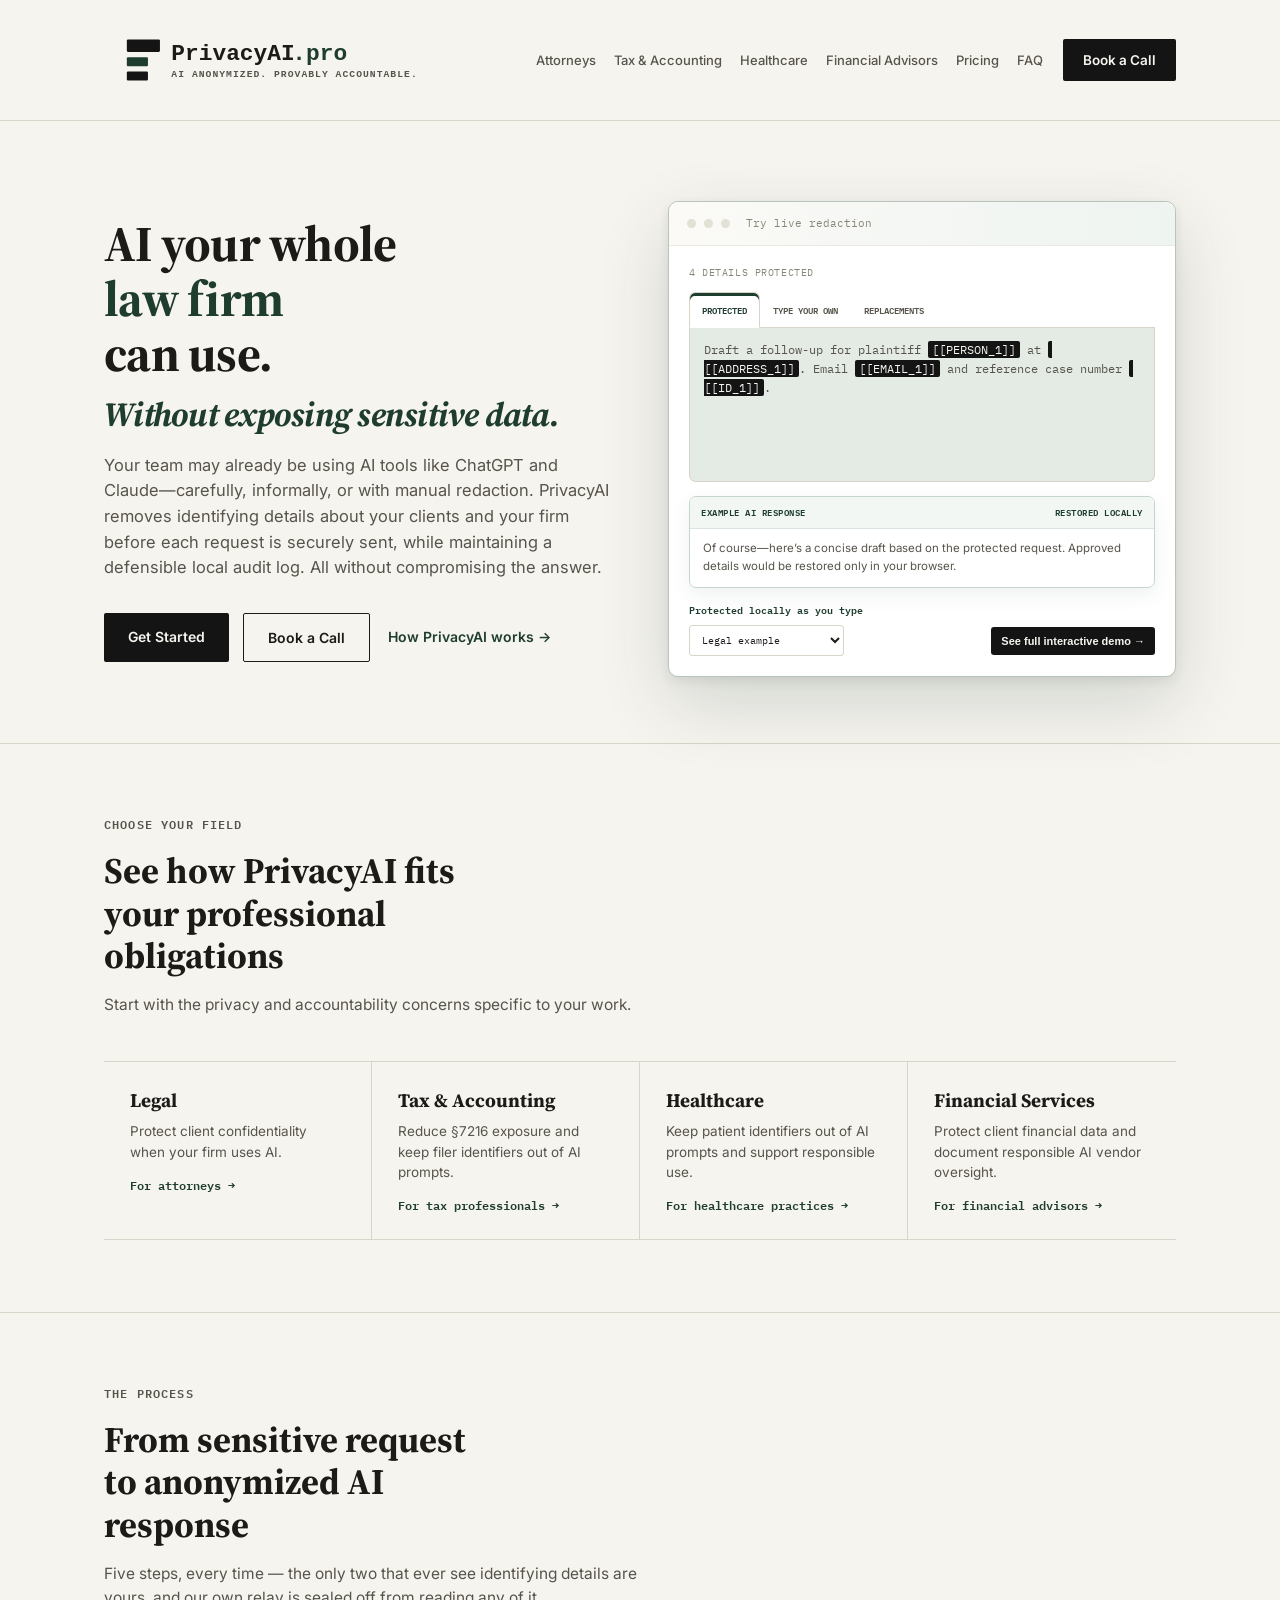
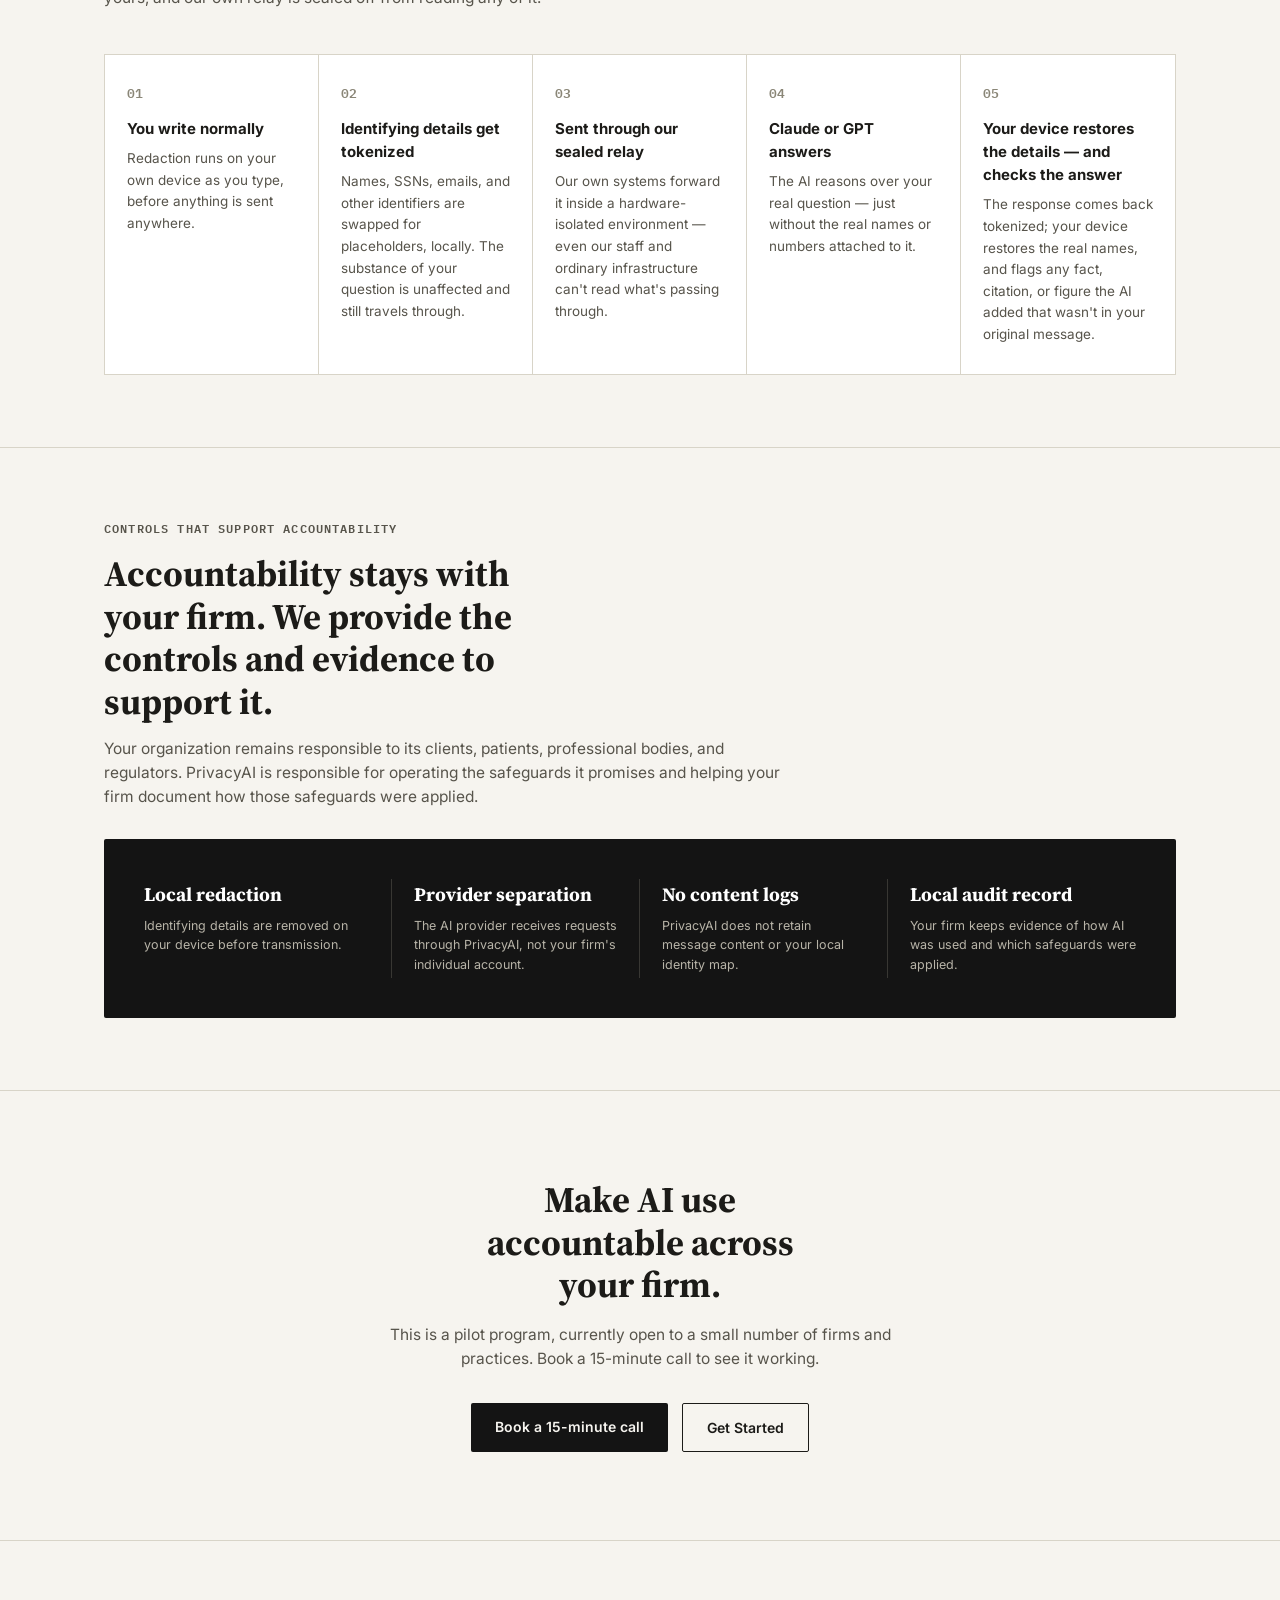
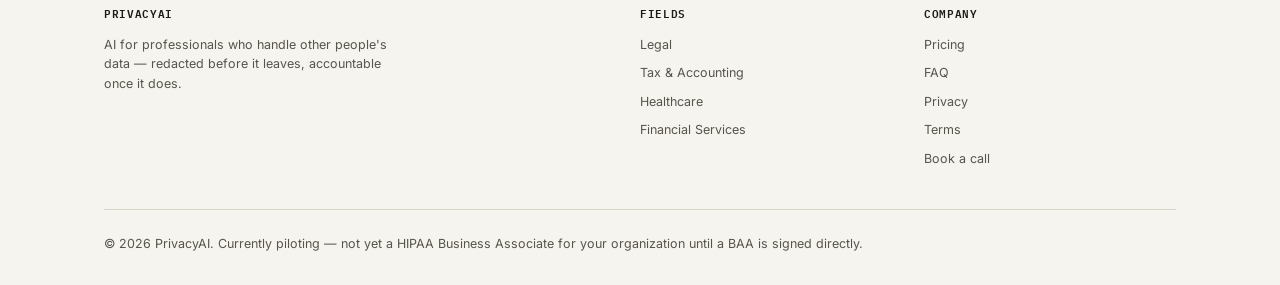
<file: index.html>
<!DOCTYPE html>
<html lang="en">
<head>
<meta charset="UTF-8">
<meta name="viewport" content="width=device-width, initial-scale=1.0">
<link rel="stylesheet" href="booking-modal.css">
<script src="booking-modal.js" defer></script>
<script src="hero-rotation.js" defer></script>
<script src="hero-demo.js" defer></script>
<title>Secure AI for Professional Firms | PrivacyAI</title>
<meta name="description" content="PrivacyAI removes identifying details before requests reach ChatGPT or Claude, secures transmission, and maintains a defensible local audit log.">
<link rel="canonical" href="https://privacyai.pro/">
<meta property="og:type" content="website">
<meta property="og:site_name" content="PrivacyAI">
<meta property="og:title" content="Secure AI for Professional Firms | PrivacyAI">
<meta property="og:description" content="Remove identifying details before requests reach ChatGPT or Claude, with secure transmission and a defensible local audit log.">
<meta property="og:url" content="https://privacyai.pro/">
<meta name="twitter:card" content="summary">
<script type="application/ld+json">
{
  "@context": "https://schema.org",
  "@graph": [
    {
      "@type": "WebSite",
      "@id": "https://privacyai.pro/#website",
      "url": "https://privacyai.pro/",
      "name": "PrivacyAI"
    },
    {
      "@type": "Organization",
      "@id": "https://privacyai.pro/#organization",
      "name": "PrivacyAI",
      "url": "https://privacyai.pro/",
      "logo": "https://privacyai.pro/logo.svg"
    }
  ]
}
</script>
<style>
  @import url('https://fonts.googleapis.com/css2?family=Source+Serif+4:ital,wght@0,600;0,700;1,500&family=IBM+Plex+Mono:wght@400;500;600&family=Inter:wght@400;500;600;700&display=swap');

  :root{
    --paper:#f6f4ef;
    --panel:#ffffff;
    --ink:#1c1b18;
    --ink-soft:#57544b;
    --ink-faint:#8a8677;
    --rule:#d8d4c8;
    --redact:#141414;
    --protected:#1f3d2f;
    --protected-soft:#e3ebe4;
    --warn:#8a4a1f;
    --warn-bg:#f3e4d4;
  }
  *{box-sizing:border-box;}
  html,body{margin:0;padding:0;}
  body{background:var(--paper);color:var(--ink);font-family:'Inter',system-ui,sans-serif;line-height:1.55;}
  a{color:inherit;text-decoration:none;}
  .wrap{max-width:1120px;margin:0 auto;padding:0 24px;}

  nav{padding:20px 0;border-bottom:1px solid var(--rule);}
  nav .wrap{display:flex;justify-content:space-between;align-items:center;}
  .logo{font-family:'IBM Plex Mono',monospace;font-weight:600;font-size:15px;letter-spacing:0.02em;display:flex;align-items:center;gap:9px;}
  .logo .bar{width:16px;height:8px;background:var(--redact);display:inline-block;}
  .navlinks{display:flex;gap:18px;font-size:13px;font-weight:500;color:var(--ink-soft);white-space:nowrap;}
  .navlinks a:hover{color:var(--ink);}
  .nav-cta{background:var(--redact);color:var(--paper);padding:11px 20px;border-radius:2px;font-weight:600;font-size:13.5px;white-space:nowrap;flex-shrink:0;}
  .nav-cta:hover{background:#000;}

  .hero{padding:80px 0 66px;}
  .hero-grid{display:grid;grid-template-columns:1fr 1fr;gap:56px;align-items:center;}
  @media(max-width:940px){.hero-grid{grid-template-columns:1fr;gap:44px;}}

  .eyebrow{
    display:inline-flex;align-items:center;gap:10px;
    font-family:'IBM Plex Mono',monospace;font-size:12px;font-weight:600;letter-spacing:0.1em;text-transform:uppercase;
    color:var(--protected);background:var(--protected-soft);
    padding:8px 16px;border-radius:2px;margin-bottom:26px;
  }
  .eyebrow .dot{width:7px;height:7px;border-radius:50%;background:var(--protected);}
  h1{
    font-family:'Source Serif 4',serif;font-weight:700;
    font-size:clamp(32px,4.6vw,50px);line-height:1.1;
    letter-spacing:-0.015em;margin:0 0 20px;max-width:18ch;
  }
  h1 em{display:block;margin-top:14px;font-style:italic;color:var(--protected);font-size:.68em;line-height:1.12;}
  h1 em span{display:inline;white-space:nowrap;}
  h1 em span:first-child:after{content:' ';}
  .rotating-niche{display:block;min-height:1.1em;white-space:nowrap;color:var(--protected);font-size:1em;transition:opacity .18s ease;}
  .rotating-niche.is-changing{opacity:0;}
  .hero-sub{font-size:16.5px;color:var(--ink-soft);max-width:52ch;margin:0 0 32px;}
  .hero-ctas{display:flex;gap:14px;flex-wrap:wrap;}
  .btn{font-family:'Inter',sans-serif;font-weight:600;font-size:14px;padding:13px 24px;border-radius:2px;display:inline-block;border:none;cursor:pointer;}
  .btn-dark{background:var(--redact);color:var(--paper);}
  .btn-dark:hover{background:#000;}
  .btn-outline{border:1.5px solid var(--ink);color:var(--ink);background:transparent;}
  .btn-outline:hover{background:var(--ink);color:var(--paper);}
  .text-link{display:inline-flex;align-items:center;padding:13px 4px;font-size:14px;font-weight:600;color:var(--protected);border-bottom:1px solid transparent;}
  .text-link:hover{border-bottom-color:var(--protected);}

  /* Chat mockup */
  .frame{
    background:var(--panel);border:1px solid var(--rule);border-radius:10px;
    box-shadow:0 30px 60px -24px rgba(28,27,24,0.16), 0 4px 12px rgba(28,27,24,0.05);
    overflow:visible;
  }
  .titlebar{
    display:flex;align-items:center;gap:8px;padding:13px 18px;
    border-bottom:1px solid #ece9e0;background:#fbfaf7;border-radius:10px 10px 0 0;
  }
  .tb-dot{width:9px;height:9px;border-radius:50%;background:#e3e0d6;}
  .tb-label{margin-left:8px;font-family:'IBM Plex Mono',monospace;font-size:11px;color:var(--ink-faint);}
  .chat{padding:22px 22px 20px;}
  .row{display:flex;margin-bottom:18px;}
  .row.user{justify-content:flex-end;}
  .bubble{max-width:88%;padding:13px 15px;border-radius:12px;font-size:13.8px;line-height:1.6;position:relative;}
  .bubble.user{background:var(--protected-soft);border-bottom-right-radius:3px;}
  .bubble.ai{background:var(--paper);border:1px solid #e6e2d6;border-bottom-left-radius:3px;}
  .tok{
    display:inline-block;background:var(--redact);color:var(--paper);
    font-family:'IBM Plex Mono',monospace;font-size:11.5px;font-weight:500;
    padding:1px 6px;border-radius:2px;margin:0 1px;
  }
  .suggest-wrap{position:relative;display:inline-block;}
  .suggest{background:linear-gradient(transparent 60%, #f0dcb8 60%);border-bottom:2px dotted #b8873f;padding:0 1px;cursor:pointer;}
  .popover{
    position:absolute;top:calc(100% + 6px);left:50%;transform:translateX(calc(-50% + 26px));
    background:var(--redact);color:var(--paper);font-size:9px;font-weight:600;
    padding:4px 5px;border-radius:5px;white-space:nowrap;
    display:flex;flex-direction:column;gap:3px;align-items:stretch;
    box-shadow:0 4px 10px rgba(0,0,0,0.14);z-index:5;
  }
  .popover:before{content:'';position:absolute;bottom:100%;left:26px;border:4px solid transparent;border-bottom-color:var(--redact);}
  .popover-label{
    font-family:'IBM Plex Mono',monospace;font-size:7.5px;letter-spacing:0.04em;text-transform:uppercase;
    color:#a19d90;padding:0 2px;text-align:left;
  }
  .popover-buttons{display:flex;gap:2px;}
  .popover span:not(.popover-label){padding:3px 6px;border-radius:3px;}
  .popover span.on{background:#2e5c46;}
  .label-row{margin:0 0 6px;}
  .tag{font-family:'IBM Plex Mono',monospace;font-size:9.5px;letter-spacing:0.05em;text-transform:uppercase;color:var(--ink-faint);}
  .input-bar{
    margin:8px 22px 22px;padding:12px 15px;border:1px solid var(--rule);border-radius:9px;
    display:flex;justify-content:space-between;align-items:center;background:#fbfaf7;
  }
  .input-bar .ph{color:#a29e90;font-size:12.5px;}
  .send{width:27px;height:27px;border-radius:7px;background:var(--redact);display:flex;align-items:center;justify-content:center;color:var(--paper);font-size:12px;flex-shrink:0;}

  /* Interactive hero redaction demo */
  .frame.hero-demo{
    overflow:hidden;border-color:#b8c4bc;
    box-shadow:0 26px 70px rgba(24,54,42,.16),0 4px 12px rgba(19,19,17,.08);
  }
  .hero-demo .titlebar{background:linear-gradient(90deg,#fbfaf7 0%,#eef4f0 100%);}
  .hero-demo-body{min-height:430px;padding:20px;display:flex;flex-direction:column;}
  .hero-demo-label{
    display:flex;flex-direction:column;align-items:stretch;gap:11px;margin-bottom:0;
    font-family:'IBM Plex Mono',monospace;font-size:9.5px;letter-spacing:.06em;text-transform:uppercase;color:var(--ink-faint);
  }
  .hero-demo-tabs{display:flex;gap:0;border-bottom:1px solid var(--rule);}
  .hero-demo-tab{
    position:relative;margin-bottom:-1px;border:1px solid transparent;border-bottom-color:var(--rule);
    border-radius:6px 6px 0 0;background:transparent;color:var(--ink-soft);
    padding:9px 12px;cursor:pointer;font-family:'IBM Plex Mono',monospace;font-size:9px;font-weight:600;text-transform:uppercase;
  }
  .hero-demo-tab[aria-selected="true"]{
    background:#fff;border-color:var(--rule);border-bottom-color:#fff;color:var(--protected);
    box-shadow:inset 0 3px 0 var(--protected);
  }
  .hero-demo textarea{
    width:100%;min-height:154px;resize:vertical;border:1px solid var(--rule);border-radius:0 0 7px 7px;
    background:#fbfaf7;color:var(--ink);padding:13px 14px;outline:none;
    font-family:'IBM Plex Mono',monospace;font-size:11.5px;line-height:1.65;
  }
  .hero-demo textarea:focus{border-color:var(--protected);box-shadow:0 0 0 2px var(--protected-soft);}
  .hero-demo-preview{
    width:100%;min-height:154px;border:1px solid var(--rule);border-top:0;border-radius:0 0 7px 7px;
    background:var(--protected-soft);padding:13px 14px;white-space:pre-wrap;overflow-wrap:anywhere;
    font-family:'IBM Plex Mono',monospace;font-size:11.5px;line-height:1.65;color:var(--ink-soft);
  }
  .hero-demo-preview[contenteditable="true"]{cursor:text;outline:none;}
  .hero-demo-preview[contenteditable="true"]:focus{border-color:var(--protected);box-shadow:0 0 0 2px var(--protected-soft);}
  .hero-demo-preview mark{background:var(--redact);color:var(--paper);padding:1px 4px;border-radius:2px;}
  .hero-demo-preview mark[data-original]{position:relative;cursor:default;}
  .hero-demo-preview mark[data-original]::after{
    content:attr(data-original);position:absolute;left:50%;bottom:calc(100% + 8px);
    transform:translateX(-50%) translateY(2px);z-index:30;opacity:0;pointer-events:none;
    max-width:260px;padding:7px 9px;border-radius:4px;background:#111;color:#fff;
    box-shadow:0 8px 22px rgba(0,0,0,.24);white-space:nowrap;overflow:hidden;text-overflow:ellipsis;
    font-family:'IBM Plex Mono',monospace;font-size:9.5px;font-weight:500;line-height:1.3;
    transition:opacity .06s ease,transform .06s ease;
  }
  .hero-demo-preview mark[data-original]::before{
    content:"";position:absolute;left:50%;bottom:calc(100% + 3px);z-index:31;opacity:0;
    transform:translateX(-50%);border:5px solid transparent;border-top-color:#111;pointer-events:none;
    transition:opacity .06s ease;
  }
  .hero-demo-preview mark[data-original]:hover::after,
  .hero-demo-preview mark[data-original]:focus::after{opacity:1;transform:translateX(-50%) translateY(0);}
  .hero-demo-preview mark[data-original]:hover::before,
  .hero-demo-preview mark[data-original]:focus::before{opacity:1;}
  .hero-demo-suggestion{
    background:#f5e8d7;color:#8b501f;border-bottom:2px dotted #8b501f;border-radius:2px;
    padding:1px 2px;cursor:pointer;
  }
  .hero-demo-suggestion:hover,.hero-demo-suggestion:focus{background:#f0d5b2;outline:2px solid rgba(139,80,31,.22);outline-offset:1px;}
  .hero-demo-replacements{
    min-height:154px;max-height:180px;overflow:auto;border:1px solid var(--rule);border-top:0;border-radius:0 0 7px 7px;
    background:#fbfaf7;padding:10px;
  }
  .hero-demo-items{display:grid;gap:7px;}
  .hero-demo-item{
    display:grid;grid-template-columns:auto minmax(0,1fr) auto;align-items:center;gap:7px;
    padding:7px 8px;border:1px solid var(--rule);border-radius:4px;background:#fff;
    font-family:'IBM Plex Mono',monospace;font-size:9.5px;
  }
  .hero-demo-item.suggested{border-color:#d8ad75;background:#f5e8d7;}
  .hero-demo-item.suggested .hero-demo-type{color:#8b501f;}
  .hero-demo-item input{accent-color:var(--protected);margin:0;}
  .hero-demo-value{overflow:hidden;text-overflow:ellipsis;white-space:nowrap;}
  .hero-demo-type{color:var(--protected);font-weight:600;}
  .hero-demo-empty{font-size:11px;color:var(--ink-faint);padding:5px;}
  .hero-demo-response{
    margin-top:14px;border:1px solid #c7d6cc;border-radius:7px;background:#fff;
    box-shadow:0 7px 20px rgba(32,69,53,.07);overflow:hidden;
  }
  .hero-demo-response-head{
    display:flex;justify-content:space-between;gap:12px;padding:9px 11px;border-bottom:1px solid #dbe5de;
    background:#f2f7f3;font-family:'IBM Plex Mono',monospace;font-size:8.5px;font-weight:600;
    letter-spacing:.06em;text-transform:uppercase;color:var(--protected);
  }
  .hero-demo-response-copy{padding:11px 13px;font-size:11.5px;line-height:1.55;color:var(--ink-soft);}
  .hero-demo-actions{display:flex;flex-direction:column;align-items:stretch;gap:9px;margin-top:auto;padding-top:14px;}
  .hero-demo-status{font-family:'IBM Plex Mono',monospace;font-size:9.5px;color:var(--protected);font-weight:600;}
  .hero-demo-footer{width:100%;display:grid;grid-template-columns:minmax(130px,1fr) auto;align-items:center;gap:8px;min-width:0;}
  .hero-demo-select{
    max-width:155px;border:1px solid var(--rule);border-radius:3px;background:#fff;color:var(--ink);
    padding:7px 25px 7px 8px;font-family:'IBM Plex Mono',monospace;font-size:9.5px;
  }
  .hero-demo-link{
    border:0;border-radius:3px;background:var(--redact);color:var(--paper);padding:8px 10px;cursor:pointer;
    font-size:11px;font-weight:700;white-space:nowrap;
  }
  .hero-demo-link:hover{background:var(--protected);transform:translateY(-1px);}
  @media(max-width:520px){
    .hero-demo-tabs{width:100%;display:grid;grid-template-columns:repeat(3,1fr);}
    .hero-demo-tab{padding:6px 4px;}
    .hero-demo-actions{align-items:stretch;}
    .hero-demo-footer{width:100%;grid-template-columns:1fr;}
    .hero-demo-select,.hero-demo-link{width:100%;max-width:none;min-width:0;}
    .hero-demo-body{min-height:0;padding:15px;}
    .hero-demo-response-copy{font-size:10.5px;}
  }

  section{padding:72px 0;}
  section.bordered{border-top:1px solid var(--rule);}
  .kicker{font-family:'IBM Plex Mono',monospace;font-size:11.5px;font-weight:600;letter-spacing:0.1em;text-transform:uppercase;color:var(--ink-soft);margin-bottom:16px;}
  h2{font-family:'Source Serif 4',serif;font-weight:700;font-size:clamp(26px,3.4vw,36px);line-height:1.18;margin:0 0 14px;max-width:20ch;}
  .section-sub{color:var(--ink-soft);font-size:15.5px;max-width:58ch;margin-bottom:44px;}

  .v-grid{display:grid;grid-template-columns:repeat(4,1fr);gap:0;border-top:1px solid var(--rule);border-bottom:1px solid var(--rule);}
  @media(max-width:860px){.v-grid{grid-template-columns:1fr;}}
  .v-card{border-right:1px solid var(--rule);padding:24px 26px;display:flex;flex-direction:column;transition:background .15s,transform .15s;}
  .v-card:last-child{border-right:none;}
  @media(max-width:860px){.v-card{border-right:none;border-bottom:1px solid var(--rule);}}
  .v-card:hover{background:var(--protected-soft);}
  .v-tag{font-family:'Source Serif 4',serif;font-size:19px;font-weight:700;color:var(--ink);margin-bottom:6px;}
  .v-title{font-size:13.5px;color:var(--ink-soft);line-height:1.5;}
  .v-arrow{font-family:'IBM Plex Mono',monospace;font-size:12px;font-weight:600;color:var(--protected);margin-top:14px;}

  .process{display:grid;grid-template-columns:repeat(5,1fr);gap:0;border:1px solid var(--rule);}
  @media(max-width:1000px){.process{grid-template-columns:1fr 1fr 1fr;}}
  @media(max-width:640px){.process{grid-template-columns:1fr 1fr;}}
  @media(max-width:420px){.process{grid-template-columns:1fr;}}
  .p-step{padding:28px 22px;border-right:1px solid var(--rule);background:var(--panel);}
  .p-step:last-child{border-right:none;}
  @media(max-width:860px){.p-step{border-right:none;border-bottom:1px solid var(--rule);}}
  .p-step .num{font-family:'IBM Plex Mono',monospace;font-weight:600;font-size:13px;color:var(--ink-faint);margin-bottom:14px;}
  .p-step .t{font-weight:700;font-size:15px;margin-bottom:8px;}
  .p-step .d{font-size:13.5px;color:var(--ink-soft);line-height:1.6;}

  .proof-head{margin-bottom:30px;}
  .proof-head h2{max-width:24ch;}
  .proof-head p{color:var(--ink-soft);font-size:15.5px;max-width:68ch;margin:0;}
  .stats{background:var(--redact);color:var(--paper);border-radius:2px;padding:40px;display:grid;grid-template-columns:repeat(4,1fr);gap:0;text-align:left;}
  @media(max-width:720px){.stats{grid-template-columns:1fr 1fr;}}
  .stat{padding:4px 22px;border-right:1px solid #383733;}
  .stat:first-child{padding-left:0;}
  .stat:last-child{padding-right:0;border-right:none;}
  .stat .n{font-family:'Source Serif 4',serif;font-weight:700;font-size:19px;line-height:1.25;color:#fff;}
  .stat .l{font-size:12.5px;line-height:1.55;color:#b8b4a8;margin-top:9px;}
  @media(max-width:720px){.stat{padding:18px;border-right:none;border-bottom:1px solid #383733;}.stat:first-child{padding:18px;}.stat:last-child{padding:18px;border-bottom:none;}}

  .final-cta{text-align:center;padding:88px 0;}
  .final-cta h2{margin:0 auto 16px;max-width:20ch;}
  .final-cta p{color:var(--ink-soft);max-width:52ch;margin:0 auto 32px;font-size:15.5px;}
  .final-cta .hero-ctas{justify-content:center;}

  footer{border-top:1px solid var(--rule);padding:48px 0 32px;font-size:12.5px;color:var(--ink-soft);}
  .f-grid{display:grid;grid-template-columns:2fr 1fr 1fr;gap:32px;margin-bottom:32px;}
  @media(max-width:640px){.f-grid{grid-template-columns:1fr;}}
  .f-col h4{font-family:'IBM Plex Mono',monospace;font-size:11px;font-weight:600;letter-spacing:0.06em;text-transform:uppercase;color:var(--ink);margin-bottom:14px;}
  .f-col a{display:block;margin-bottom:9px;}
  .f-col a:hover{color:var(--protected);}
  .f-bottom{border-top:1px solid var(--rule);padding-top:24px;display:flex;justify-content:space-between;flex-wrap:wrap;gap:10px;}

  @media(max-width:640px){
    .wrap{padding-left:20px;padding-right:20px;}
    nav{padding:10px 0;}
    nav .wrap{justify-content:flex-start;}
    nav img{width:min(100%,320px);height:auto !important;}
    .navlinks,.nav-cta{display:none;}
    .hero{padding:36px 0 44px;}
    .hero-grid{gap:28px;}
    .eyebrow{padding:7px 12px;margin-bottom:20px;line-height:1.45;}
    h1{margin-bottom:16px;}
    .rotating-niche{font-size:1em;}
    h1 em{margin-top:10px;font-size:.78em;}
    h1 em span{display:block;}
    h1 em span:first-child:after{content:'';}
    .hero-sub{margin-bottom:24px;}
    .hero-ctas{gap:10px;}
    .btn{padding:12px 20px;}
  }
</style>
</head>
<body>
<nav>
  <div class="wrap">
    <a href="index.html"><img src="logo.svg" alt="PrivacyAI" style="height:80px;display:block;"></a>
    <div class="navlinks">
      <a href="legal.html">Attorneys</a>
      <a href="tax.html">Tax &amp; Accounting</a>
      <a href="healthcare.html">Healthcare</a>
      <a href="financial.html">Financial Advisors</a>
      <a href="pricing.html">Pricing</a>
      <a href="faq.html">FAQ</a>
    </div>
    <a class="nav-cta" href="https://link.sellflows.com/widget/booking/PBpJVegRgUST8xPAbuOj">Book a Call</a>
  </div>
</nav>

<section class="hero">
  <div class="wrap">
    <div class="hero-grid">
      <div>
        <h1>AI your whole <span class="rotating-niche" data-rotating-niche>law firm</span> can use. <em><span>Without exposing</span><span>sensitive data.</span></em></h1>
        <p class="hero-sub">Your team may already be using AI tools like ChatGPT and Claude—carefully, informally, or with manual redaction. PrivacyAI removes identifying details about your clients and your firm before each request is securely sent, while maintaining a defensible local audit log. All without compromising the answer.</p>
        <div class="hero-ctas">
          <a class="btn btn-dark" href="https://link.sellflows.com/widget/form/1FQfrmu2PW0arcnSk0aJ">Get Started</a>
          <a class="btn btn-outline" href="https://link.sellflows.com/widget/booking/PBpJVegRgUST8xPAbuOj">Book a Call</a>
          <a class="text-link" href="#how">How PrivacyAI works →</a>
        </div>
      </div>

      <div class="frame hero-demo">
        <div class="titlebar">
          <div class="tb-dot"></div><div class="tb-dot"></div><div class="tb-dot"></div>
          <div class="tb-label">Try live redaction</div>
        </div>
        <div class="hero-demo-body">
          <div class="hero-demo-label">
            <span data-hero-count>0 details protected</span>
            <span class="hero-demo-tabs" role="tablist" aria-label="Compare original and protected request">
              <button class="hero-demo-tab" type="button" role="tab" aria-selected="true" data-hero-tab="protected">Protected</button>
              <button class="hero-demo-tab" type="button" role="tab" aria-selected="false" data-hero-tab="original">Type your own</button>
              <button class="hero-demo-tab" type="button" role="tab" aria-selected="false" data-hero-tab="replacements">Replacements</button>
            </span>
          </div>
          <textarea data-hero-input aria-label="Try PrivacyAI redaction with fictional information" hidden>Draft a follow-up for plaintiff Jordan Ellis at 1824 Harbor View Road. Email jordan.ellis@example.com and reference case number CV-2026-10482.</textarea>
          <div class="hero-demo-preview" data-hero-panel="protected" data-hero-preview contenteditable="true" role="textbox" aria-label="Protected request editor" aria-multiline="true" spellcheck="true"></div>
          <div class="hero-demo-replacements" data-hero-panel="replacements" hidden>
            <div class="hero-demo-items" data-hero-items></div>
          </div>
          <div class="hero-demo-response">
            <div class="hero-demo-response-head">
              <span>Example AI response</span>
              <span>Restored locally</span>
            </div>
            <div class="hero-demo-response-copy">Of course—here’s a concise draft based on the protected request. Approved details would be restored only in your browser.</div>
          </div>
          <div class="hero-demo-actions">
            <span class="hero-demo-status">Protected locally as you type</span>
            <span class="hero-demo-footer">
              <select class="hero-demo-select" data-hero-example aria-label="Choose a fictional example">
                <option value="legal">Legal example</option>
                <option value="tax">Tax &amp; accounting</option>
                <option value="healthcare">Healthcare</option>
                <option value="financial">Financial advisory</option>
                <option value="blank">Start blank</option>
              </select>
              <button class="hero-demo-link" type="button" data-hero-continue>See full interactive demo →</button>
            </span>
          </div>
        </div>
      </div>
    </div>
  </div>
</section>

<section class="bordered">
  <div class="wrap">
    <div class="kicker">Choose your field</div>
    <h2>See how PrivacyAI fits your professional obligations</h2>
    <p class="section-sub">Start with the privacy and accountability concerns specific to your work.</p>
    <div class="v-grid">
      <a class="v-card" href="legal.html">
        <div class="v-tag">Legal</div>
        <div class="v-title">Protect client confidentiality when your firm uses AI.</div>
        <div class="v-arrow">For attorneys →</div>
      </a>
      <a class="v-card" href="tax.html">
        <div class="v-tag">Tax &amp; Accounting</div>
        <div class="v-title">Reduce §7216 exposure and keep filer identifiers out of AI prompts.</div>
        <div class="v-arrow">For tax professionals →</div>
      </a>
      <a class="v-card" href="healthcare.html">
        <div class="v-tag">Healthcare</div>
        <div class="v-title">Keep patient identifiers out of AI prompts and support responsible use.</div>
        <div class="v-arrow">For healthcare practices →</div>
      </a>
      <a class="v-card" href="financial.html">
        <div class="v-tag">Financial Services</div>
        <div class="v-title">Protect client financial data and document responsible AI vendor oversight.</div>
        <div class="v-arrow">For financial advisors →</div>
      </a>
    </div>
  </div>
</section>

<section class="bordered" id="how">
  <div class="wrap">
    <div class="kicker">The process</div>
    <h2>From sensitive request to anonymized AI response</h2>
    <p class="section-sub">Five steps, every time — the only two that ever see identifying details are yours, and our own relay is sealed off from reading any of it.</p>
    <div class="process">
      <div class="p-step"><div class="num">01</div><div class="t">You write normally</div><div class="d">Redaction runs on your own device as you type, before anything is sent anywhere.</div></div>
      <div class="p-step"><div class="num">02</div><div class="t">Identifying details get tokenized</div><div class="d">Names, SSNs, emails, and other identifiers are swapped for placeholders, locally. The substance of your question is unaffected and still travels through.</div></div>
      <div class="p-step"><div class="num">03</div><div class="t">Sent through our sealed relay</div><div class="d">Our own systems forward it inside a hardware-isolated environment — even our staff and ordinary infrastructure can't read what's passing through.</div></div>
      <div class="p-step"><div class="num">04</div><div class="t">Claude or GPT answers</div><div class="d">The AI reasons over your real question — just without the real names or numbers attached to it.</div></div>
      <div class="p-step"><div class="num">05</div><div class="t">Your device restores the details — and checks the answer</div><div class="d">The response comes back tokenized; your device restores the real names, and flags any fact, citation, or figure the AI added that wasn't in your original message.</div></div>
    </div>
  </div>
</section>

<section class="bordered">
  <div class="wrap">
    <div class="proof-head">
      <div class="kicker">Controls that support accountability</div>
      <h2>Accountability stays with your firm. We provide the controls and evidence to support it.</h2>
      <p>Your organization remains responsible to its clients, patients, professional bodies, and regulators. PrivacyAI is responsible for operating the safeguards it promises and helping your firm document how those safeguards were applied.</p>
    </div>
    <div class="stats">
      <div class="stat"><div class="n">Local redaction</div><div class="l">Identifying details are removed on your device before transmission.</div></div>
      <div class="stat"><div class="n">Provider separation</div><div class="l">The AI provider receives requests through PrivacyAI, not your firm's individual account.</div></div>
      <div class="stat"><div class="n">No content logs</div><div class="l">PrivacyAI does not retain message content or your local identity map.</div></div>
      <div class="stat"><div class="n">Local audit record</div><div class="l">Your firm keeps evidence of how AI was used and which safeguards were applied.</div></div>
    </div>
  </div>
</section>

<section class="final-cta bordered">
  <div class="wrap">
    <h2>Make AI use accountable across your firm.</h2>
    <p>This is a pilot program, currently open to a small number of firms and practices. Book a 15-minute call to see it working.</p>
    <div class="hero-ctas">
      <a class="btn btn-dark" href="https://link.sellflows.com/widget/booking/PBpJVegRgUST8xPAbuOj">Book a 15-minute call</a>
      <a class="btn btn-outline" href="https://link.sellflows.com/widget/form/1FQfrmu2PW0arcnSk0aJ">Get Started</a>
    </div>
  </div>
</section>

<footer>
  <div class="wrap">
    <div class="f-grid">
      <div class="f-col">
        <h4>PrivacyAI</h4>
        <p style="max-width:36ch;">AI for professionals who handle other people's data — redacted before it leaves, accountable once it does.</p>
      </div>
      <div class="f-col">
        <h4>Fields</h4>
        <a href="legal.html">Legal</a>
        <a href="tax.html">Tax &amp; Accounting</a>
        <a href="healthcare.html">Healthcare</a>
        <a href="financial.html">Financial Services</a>
      </div>
      <div class="f-col">
        <h4>Company</h4>
        <a href="pricing.html">Pricing</a>
        <a href="faq.html">FAQ</a>
        <a href="privacy.html">Privacy</a>
        <a href="terms.html">Terms</a>
        <a href="https://link.sellflows.com/widget/booking/PBpJVegRgUST8xPAbuOj">Book a call</a>
      </div>
    </div>
    <div class="f-bottom">
      <div>© 2026 PrivacyAI. Currently piloting — not yet a HIPAA Business Associate for your organization until a BAA is signed directly.</div>
    </div>
  </div>
</footer>
</body>
</html>
</file>
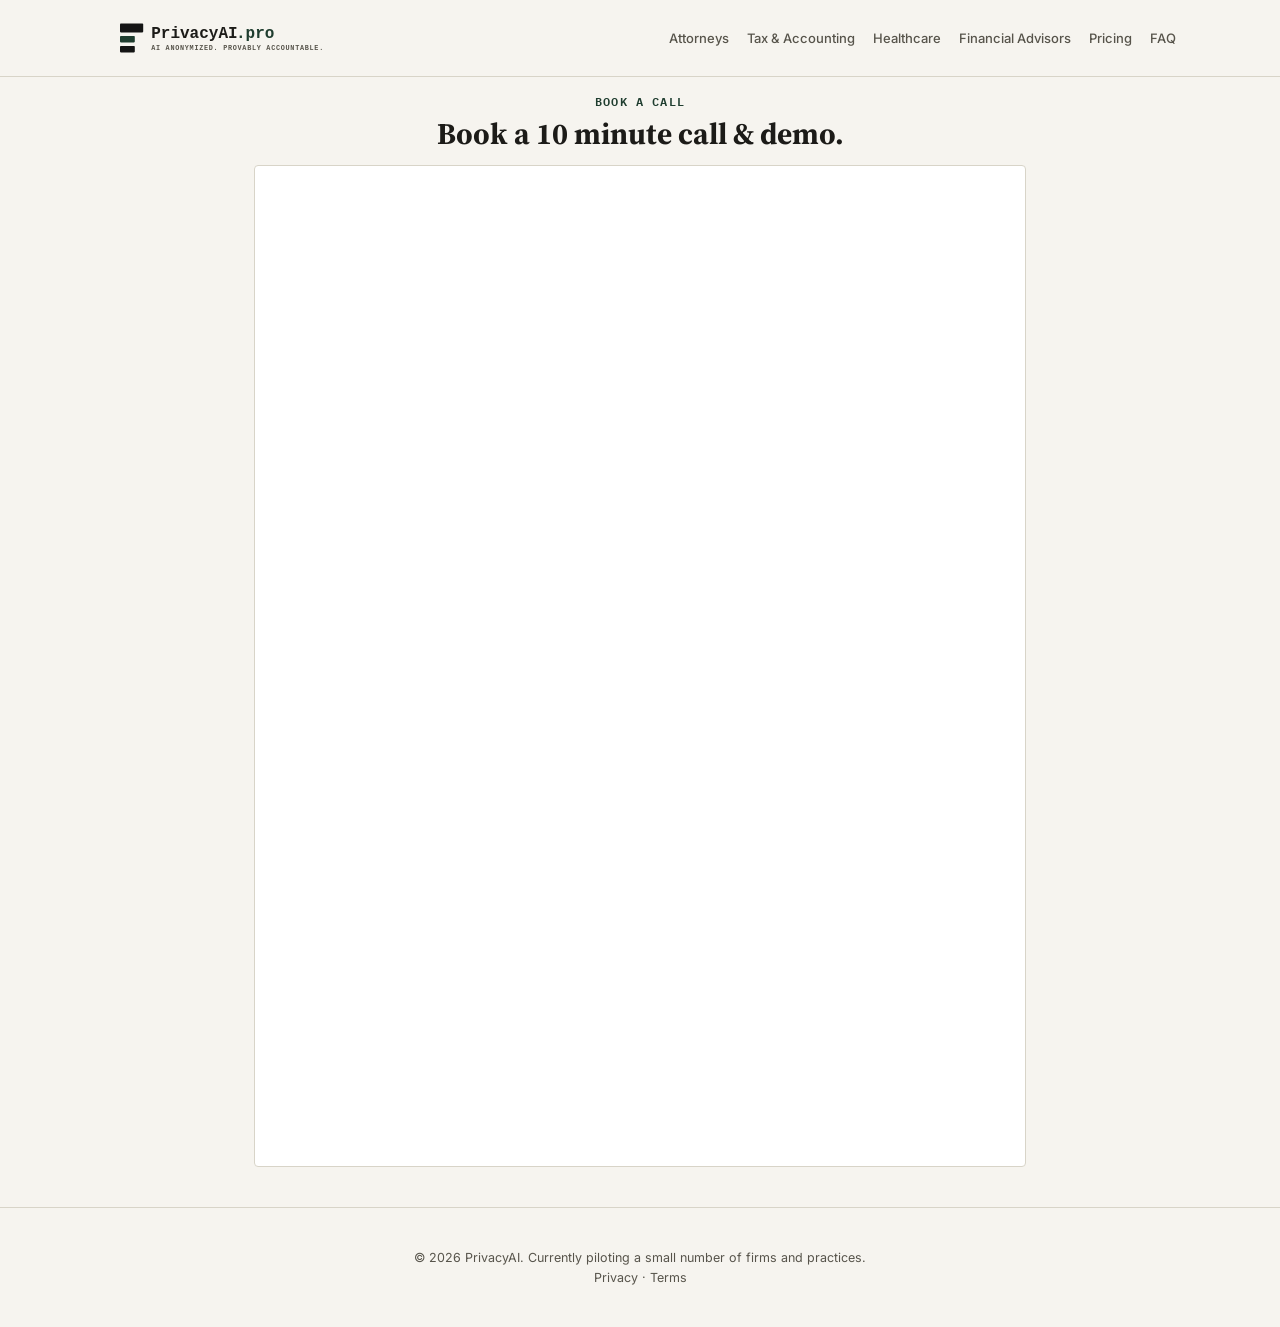
<file: contact.html>
<!DOCTYPE html>
<html lang="en">
<head>
<meta charset="UTF-8">
<meta name="viewport" content="width=device-width, initial-scale=1.0">
<script src="booking-modal.js" defer></script>
<title>Book a 10 Minute Call &amp; Demo | PrivacyAI</title>
<meta name="description" content="Book a 10 minute call &amp; demo with PrivacyAI to see secure AI with PII redaction for legal, tax, healthcare, and financial practices.">
<link rel="canonical" href="https://privacyai.pro/contact">
<meta property="og:type" content="website">
<meta property="og:site_name" content="PrivacyAI">
<meta property="og:title" content="Book a 10 Minute Call &amp; Demo | PrivacyAI">
<meta property="og:description" content="Book a 10 minute call &amp; demo with PrivacyAI.">
<meta property="og:url" content="https://privacyai.pro/contact">
<meta name="twitter:card" content="summary">
<style>
  @import url('https://fonts.googleapis.com/css2?family=Source+Serif+4:ital,wght@0,600;0,700;1,500&family=IBM+Plex+Mono:wght@400;500;600&family=Inter:wght@400;500;600;700&display=swap');
  :root{
    --paper:#f6f4ef;--panel:#ffffff;--ink:#1c1b18;--ink-soft:#57544b;--ink-faint:#8a8677;
    --rule:#d8d4c8;--redact:#141414;--protected:#1f3d2f;--protected-soft:#e3ebe4;
    --warn:#8a4a1f;--warn-bg:#f3e4d4;
  }
  *{box-sizing:border-box;} html,body{margin:0;padding:0;}
  body{background:var(--paper);color:var(--ink);font-family:'Inter',system-ui,sans-serif;line-height:1.55;}
  a{color:inherit;text-decoration:none;}
  .wrap{max-width:820px;margin:0 auto;padding:0 24px;}
  nav{padding:10px 0;border-bottom:1px solid var(--rule);}
  nav .navwrap{max-width:1120px;margin:0 auto;padding:0 24px;display:flex;justify-content:space-between;align-items:center;}
  .navlinks{display:flex;gap:18px;font-size:13px;font-weight:500;color:var(--ink-soft);white-space:nowrap;}
  .navlinks a:hover{color:var(--ink);}
  .nav-cta{background:var(--redact);color:var(--paper);padding:11px 20px;border-radius:2px;font-weight:600;font-size:13.5px;white-space:nowrap;flex-shrink:0;}

  .head{padding:16px 0 0;text-align:center;}
  .kicker{font-family:'IBM Plex Mono',monospace;font-size:11.5px;font-weight:600;letter-spacing:0.1em;text-transform:uppercase;color:var(--protected);margin-bottom:6px;}
  h1{font-family:'Source Serif 4',serif;font-weight:700;font-size:clamp(24px,3vw,30px);line-height:1.15;margin:0 auto;max-width:none;}
  .head p{color:var(--ink-soft);font-size:15.5px;max-width:56ch;margin:0 auto;}

  .cal{max-width:820px;margin:14px auto 0;background:var(--panel);border:1px solid var(--rule);border-radius:4px;overflow:hidden;}
  .cal iframe{display:block;width:100%;height:1000px;border:0;}

  footer{padding:40px 0;font-size:12.5px;color:var(--ink-soft);border-top:1px solid var(--rule);text-align:center;margin-top:40px;}

  @media(max-width:640px){
    .wrap,.navwrap{padding-left:20px;padding-right:20px;}
    nav{padding:10px 0;}
    nav .navwrap{justify-content:flex-start;}
    nav img{width:min(100%,320px);height:auto !important;}
    .navlinks,.nav-cta{display:none;}
    .head{padding:12px 0 0;}
    .cal{margin-top:10px;border-radius:0;border-left:0;border-right:0;}
    footer{margin-top:28px;}
  }
</style>
</head>
<body>
<nav>
  <div class="navwrap">
    <a href="index.html"><img src="logo.svg" alt="PrivacyAI" style="height:56px;display:block;"></a>
    <div class="navlinks">
      <a href="legal.html">Attorneys</a>
      <a href="tax.html">Tax &amp; Accounting</a>
      <a href="healthcare.html">Healthcare</a>
      <a href="financial.html">Financial Advisors</a>
      <a href="pricing.html">Pricing</a>
      <a href="faq.html">FAQ</a>
    </div>
  </div>
</nav>

<div class="head wrap">
  <div class="kicker">Book a Call</div>
  <h1>Book a 10 minute call &amp; demo.</h1>
</div>

<main class="wrap">
  <div class="cal">
    <iframe src="https://link.sellflows.com/widget/booking/PBpJVegRgUST8xPAbuOj" id="PBpJVegRgUST8xPAbuOj_1784000000000" title="PrivacyAI booking calendar"></iframe>
  </div>
</main>
<script src="https://link.sellflows.com/js/form_embed.js" type="text/javascript"></script>

<footer>© 2026 PrivacyAI. Currently piloting a small number of firms and practices.<br><a href="privacy.html">Privacy</a> · <a href="terms.html">Terms</a></footer>

</body>
</html>
</file>
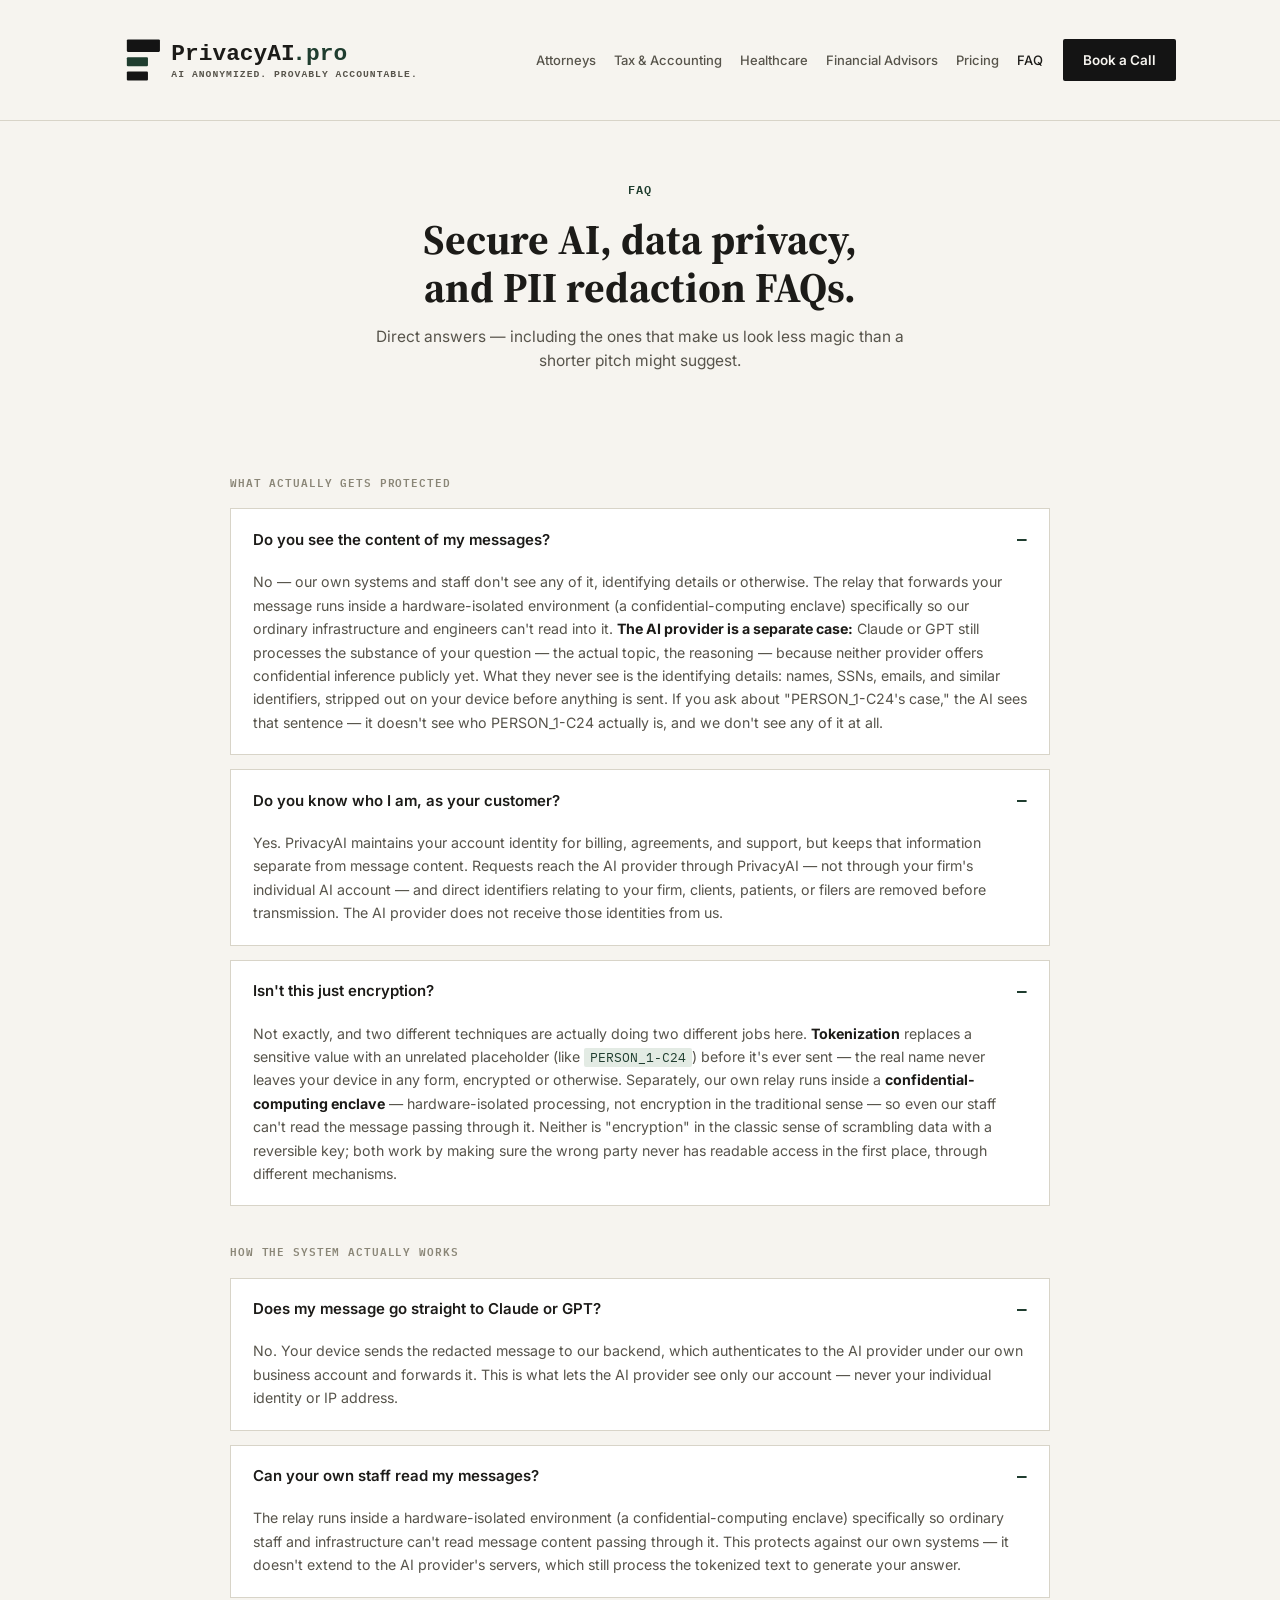
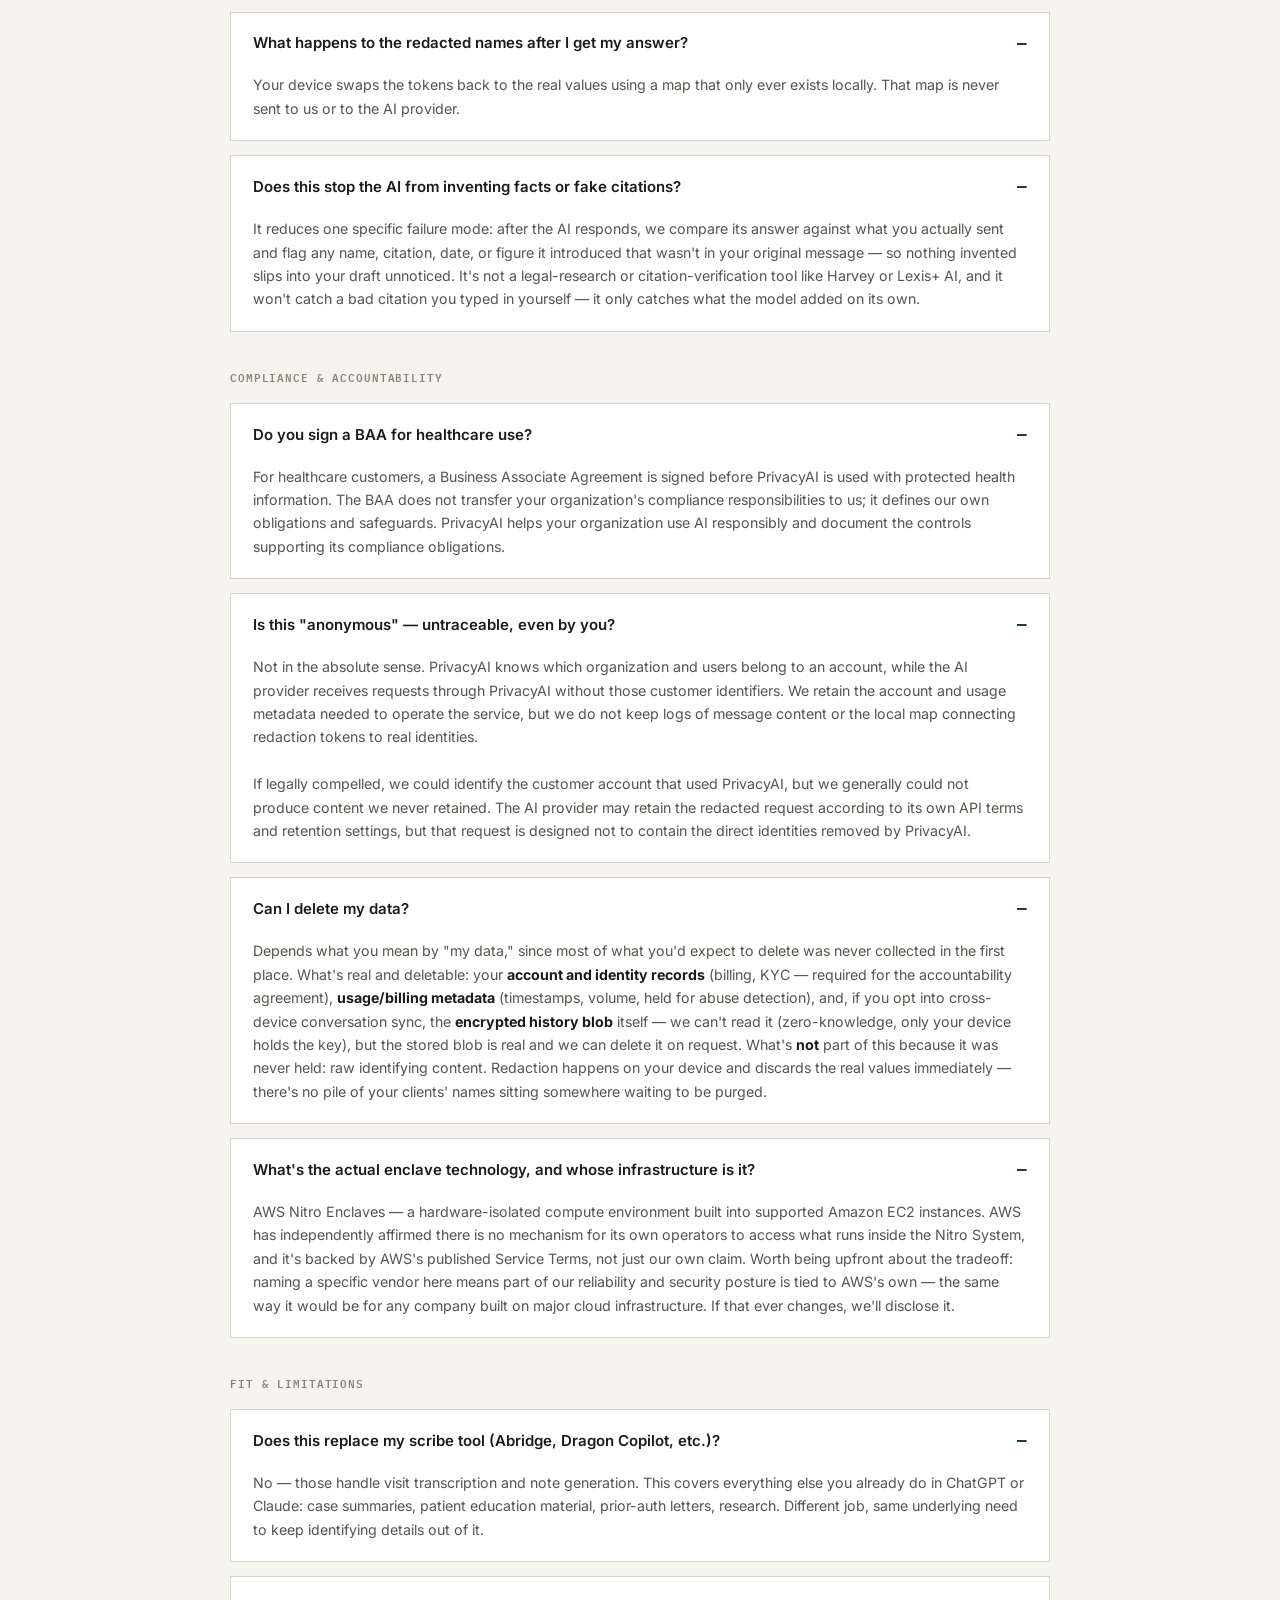
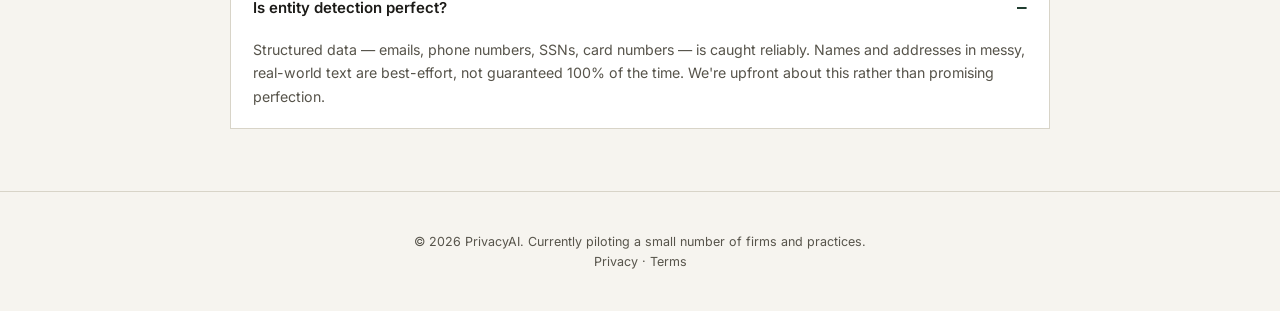
<file: faq.html>
<!DOCTYPE html>
<html lang="en">
<head>
<meta charset="UTF-8">
<meta name="viewport" content="width=device-width, initial-scale=1.0">
<link rel="stylesheet" href="booking-modal.css">
<script src="booking-modal.js" defer></script>
<title>Secure AI &amp; PII Redaction FAQ | PrivacyAI</title>
<meta name="description" content="Answers about PrivacyAI, PII redaction, secure AI transmission, local audit logs, data retention, compliance, and product limitations.">
<link rel="canonical" href="https://privacyai.pro/faq">
<meta property="og:type" content="website">
<meta property="og:site_name" content="PrivacyAI">
<meta property="og:title" content="Secure AI &amp; PII Redaction FAQ | PrivacyAI">
<meta property="og:description" content="Answers about PII redaction, secure AI transmission, local audit logs, retention, and compliance.">
<meta property="og:url" content="https://privacyai.pro/faq">
<meta name="twitter:card" content="summary">
<script type="application/ld+json">
{
  "@context": "https://schema.org",
  "@type": "BreadcrumbList",
  "itemListElement": [
    {"@type": "ListItem", "position": 1, "name": "PrivacyAI", "item": "https://privacyai.pro/"},
    {"@type": "ListItem", "position": 2, "name": "FAQ", "item": "https://privacyai.pro/faq"}
  ]
}
</script>
<style>
  @import url('https://fonts.googleapis.com/css2?family=Source+Serif+4:ital,wght@0,600;0,700;1,500&family=IBM+Plex+Mono:wght@400;500;600&family=Inter:wght@400;500;600;700&display=swap');
  :root{
    --paper:#f6f4ef;--panel:#ffffff;--ink:#1c1b18;--ink-soft:#57544b;--ink-faint:#8a8677;
    --rule:#d8d4c8;--redact:#141414;--protected:#1f3d2f;--protected-soft:#e3ebe4;
    --warn:#8a4a1f;--warn-bg:#f3e4d4;
  }
  *{box-sizing:border-box;} html,body{margin:0;padding:0;}
  body{background:var(--paper);color:var(--ink);font-family:'Inter',system-ui,sans-serif;line-height:1.55;}
  a{color:inherit;text-decoration:none;}
  .wrap{max-width:820px;margin:0 auto;padding:0 24px;}
  nav{padding:20px 0;border-bottom:1px solid var(--rule);}
  nav .navwrap{max-width:1120px;margin:0 auto;padding:0 24px;display:flex;justify-content:space-between;align-items:center;}
  .logo{font-family:'IBM Plex Mono',monospace;font-weight:600;font-size:15px;display:flex;align-items:center;gap:9px;}
  .logo .bar{width:16px;height:8px;background:var(--redact);display:inline-block;}
  .navlinks{display:flex;gap:18px;font-size:13px;font-weight:500;color:var(--ink-soft);white-space:nowrap;}
  .navlinks a.active{color:var(--ink);}
  .navlinks a:hover{color:var(--ink);}
  .nav-cta{background:var(--redact);color:var(--paper);padding:11px 20px;border-radius:2px;font-weight:600;font-size:13.5px;white-space:nowrap;flex-shrink:0;}

  .head{padding:60px 0 20px;text-align:center;}
  .kicker{font-family:'IBM Plex Mono',monospace;font-size:11.5px;font-weight:600;letter-spacing:0.1em;text-transform:uppercase;color:var(--protected);margin-bottom:16px;}
  h1{font-family:'Source Serif 4',serif;font-weight:700;font-size:clamp(30px,4.2vw,42px);line-height:1.15;margin:0 auto 14px;max-width:20ch;}
  .head p{color:var(--ink-soft);font-size:15.5px;max-width:56ch;margin:0 auto;}

  .faq-section{padding:44px 0 8px;}
  .section-label{font-family:'IBM Plex Mono',monospace;font-size:11px;font-weight:600;letter-spacing:0.08em;text-transform:uppercase;color:var(--ink-faint);margin:36px 0 18px;}
  .qa{border:1px solid var(--rule);background:var(--panel);margin-bottom:14px;}
  .q{
    padding:18px 22px;font-weight:600;font-size:15px;cursor:pointer;
    display:flex;justify-content:space-between;align-items:center;gap:16px;
  }
  .q .mark{font-family:'IBM Plex Mono',monospace;color:var(--protected);font-size:16px;flex-shrink:0;}
  .a{
    padding:0 22px 20px;font-size:14.2px;color:var(--ink-soft);line-height:1.65;
  }
  .a b{color:var(--ink);}
  .a code{
    font-family:'IBM Plex Mono',monospace;background:var(--protected-soft);color:var(--protected);
    padding:1px 6px;border-radius:2px;font-size:13px;
  }

  footer{padding:40px 0;font-size:12.5px;color:var(--ink-soft);border-top:1px solid var(--rule);text-align:center;margin-top:40px;}

  @media(max-width:640px){
    .wrap,.navwrap{padding-left:20px;padding-right:20px;}
    nav{padding:10px 0;}
    nav .navwrap{justify-content:flex-start;}
    nav img{width:min(100%,320px);height:auto !important;}
    .navlinks,.nav-cta{display:none;}
    .head{padding:36px 0 16px;}
    .faq-section{padding-top:32px;}
    footer{margin-top:28px;}
  }
</style>
</head>
<body>
<nav>
  <div class="navwrap">
    <a href="index.html"><img src="logo.svg" alt="PrivacyAI" style="height:80px;display:block;"></a>
    <div class="navlinks">
      <a href="legal.html">Attorneys</a>
      <a href="tax.html">Tax &amp; Accounting</a>
      <a href="healthcare.html">Healthcare</a>
      <a href="financial.html">Financial Advisors</a>
      <a href="pricing.html">Pricing</a>
      <a class="active" href="faq.html">FAQ</a>
    </div>
    <a class="nav-cta" href="https://link.sellflows.com/widget/booking/PBpJVegRgUST8xPAbuOj">Book a Call</a>
  </div>
</nav>

<div class="head wrap">
  <div class="kicker">FAQ</div>
  <h1>Secure AI, data privacy, and PII redaction FAQs.</h1>
  <p>Direct answers — including the ones that make us look less magic than a shorter pitch might suggest.</p>
</div>

<div class="wrap faq-section">

  <h2 class="section-label">What actually gets protected</h2>

  <div class="qa">
    <div class="q"><span>Do you see the content of my messages?</span><span class="mark">—</span></div>
    <div class="a">No — our own systems and staff don't see any of it, identifying details or otherwise. The relay that forwards your message runs inside a hardware-isolated environment (a confidential-computing enclave) specifically so our ordinary infrastructure and engineers can't read into it. <b>The AI provider is a separate case:</b> Claude or GPT still processes the substance of your question — the actual topic, the reasoning — because neither provider offers confidential inference publicly yet. What they never see is the identifying details: names, SSNs, emails, and similar identifiers, stripped out on your device before anything is sent. If you ask about "PERSON_1-C24's case," the AI sees that sentence — it doesn't see who PERSON_1-C24 actually is, and we don't see any of it at all.</div>
  </div>

  <div class="qa">
    <div class="q"><span>Do you know who I am, as your customer?</span><span class="mark">—</span></div>
    <div class="a">Yes. PrivacyAI maintains your account identity for billing, agreements, and support, but keeps that information separate from message content. Requests reach the AI provider through PrivacyAI — not through your firm's individual AI account — and direct identifiers relating to your firm, clients, patients, or filers are removed before transmission. The AI provider does not receive those identities from us.</div>
  </div>

  <div class="qa">
    <div class="q"><span>Isn't this just encryption?</span><span class="mark">—</span></div>
    <div class="a">Not exactly, and two different techniques are actually doing two different jobs here. <b>Tokenization</b> replaces a sensitive value with an unrelated placeholder (like <code>PERSON_1-C24</code>) before it's ever sent — the real name never leaves your device in any form, encrypted or otherwise. Separately, our own relay runs inside a <b>confidential-computing enclave</b> — hardware-isolated processing, not encryption in the traditional sense — so even our staff can't read the message passing through it. Neither is "encryption" in the classic sense of scrambling data with a reversible key; both work by making sure the wrong party never has readable access in the first place, through different mechanisms.</div>
  </div>

  <h2 class="section-label">How the system actually works</h2>

  <div class="qa">
    <div class="q"><span>Does my message go straight to Claude or GPT?</span><span class="mark">—</span></div>
    <div class="a">No. Your device sends the redacted message to our backend, which authenticates to the AI provider under our own business account and forwards it. This is what lets the AI provider see only our account — never your individual identity or IP address.</div>
  </div>

  <div class="qa">
    <div class="q"><span>Can your own staff read my messages?</span><span class="mark">—</span></div>
    <div class="a">The relay runs inside a hardware-isolated environment (a confidential-computing enclave) specifically so ordinary staff and infrastructure can't read message content passing through it. This protects against our own systems — it doesn't extend to the AI provider's servers, which still process the tokenized text to generate your answer.</div>
  </div>

  <div class="qa">
    <div class="q"><span>What happens to the redacted names after I get my answer?</span><span class="mark">—</span></div>
    <div class="a">Your device swaps the tokens back to the real values using a map that only ever exists locally. That map is never sent to us or to the AI provider.</div>
  </div>

  <div class="qa">
    <div class="q"><span>Does this stop the AI from inventing facts or fake citations?</span><span class="mark">—</span></div>
    <div class="a">It reduces one specific failure mode: after the AI responds, we compare its answer against what you actually sent and flag any name, citation, date, or figure it introduced that wasn't in your original message — so nothing invented slips into your draft unnoticed. It's not a legal-research or citation-verification tool like Harvey or Lexis+ AI, and it won't catch a bad citation you typed in yourself — it only catches what the model added on its own.</div>
  </div>

  <h2 class="section-label">Compliance &amp; accountability</h2>

  <div class="qa">
    <div class="q"><span>Do you sign a BAA for healthcare use?</span><span class="mark">—</span></div>
    <div class="a">For healthcare customers, a Business Associate Agreement is signed before PrivacyAI is used with protected health information. The BAA does not transfer your organization's compliance responsibilities to us; it defines our own obligations and safeguards. PrivacyAI helps your organization use AI responsibly and document the controls supporting its compliance obligations.</div>
  </div>

  <div class="qa">
    <div class="q"><span>Is this "anonymous" — untraceable, even by you?</span><span class="mark">—</span></div>
    <div class="a">Not in the absolute sense. PrivacyAI knows which organization and users belong to an account, while the AI provider receives requests through PrivacyAI without those customer identifiers. We retain the account and usage metadata needed to operate the service, but we do not keep logs of message content or the local map connecting redaction tokens to real identities.<br><br>If legally compelled, we could identify the customer account that used PrivacyAI, but we generally could not produce content we never retained. The AI provider may retain the redacted request according to its own API terms and retention settings, but that request is designed not to contain the direct identities removed by PrivacyAI.</div>
  </div>

  <div class="qa">
    <div class="q"><span>Can I delete my data?</span><span class="mark">—</span></div>
    <div class="a">Depends what you mean by "my data," since most of what you'd expect to delete was never collected in the first place. What's real and deletable: your <b>account and identity records</b> (billing, KYC — required for the accountability agreement), <b>usage/billing metadata</b> (timestamps, volume, held for abuse detection), and, if you opt into cross-device conversation sync, the <b>encrypted history blob</b> itself — we can't read it (zero-knowledge, only your device holds the key), but the stored blob is real and we can delete it on request. What's <b>not</b> part of this because it was never held: raw identifying content. Redaction happens on your device and discards the real values immediately — there's no pile of your clients' names sitting somewhere waiting to be purged.</div>
  </div>

  <div class="qa">
    <div class="q"><span>What's the actual enclave technology, and whose infrastructure is it?</span><span class="mark">—</span></div>
    <div class="a">AWS Nitro Enclaves — a hardware-isolated compute environment built into supported Amazon EC2 instances. AWS has independently affirmed there is no mechanism for its own operators to access what runs inside the Nitro System, and it's backed by AWS's published Service Terms, not just our own claim. Worth being upfront about the tradeoff: naming a specific vendor here means part of our reliability and security posture is tied to AWS's own — the same way it would be for any company built on major cloud infrastructure. If that ever changes, we'll disclose it.</div>
  </div>

  <h2 class="section-label">Fit &amp; limitations</h2>

  <div class="qa">
    <div class="q"><span>Does this replace my scribe tool (Abridge, Dragon Copilot, etc.)?</span><span class="mark">—</span></div>
    <div class="a">No — those handle visit transcription and note generation. This covers everything else you already do in ChatGPT or Claude: case summaries, patient education material, prior-auth letters, research. Different job, same underlying need to keep identifying details out of it.</div>
  </div>

  <div class="qa">
    <div class="q"><span>Is entity detection perfect?</span><span class="mark">—</span></div>
    <div class="a">Structured data — emails, phone numbers, SSNs, card numbers — is caught reliably. Names and addresses in messy, real-world text are best-effort, not guaranteed 100% of the time. We're upfront about this rather than promising perfection.</div>
  </div>

</div>

<footer>© 2026 PrivacyAI. Currently piloting a small number of firms and practices.<br><a href="privacy.html">Privacy</a> · <a href="terms.html">Terms</a></footer>
</body>
</html>
</file>
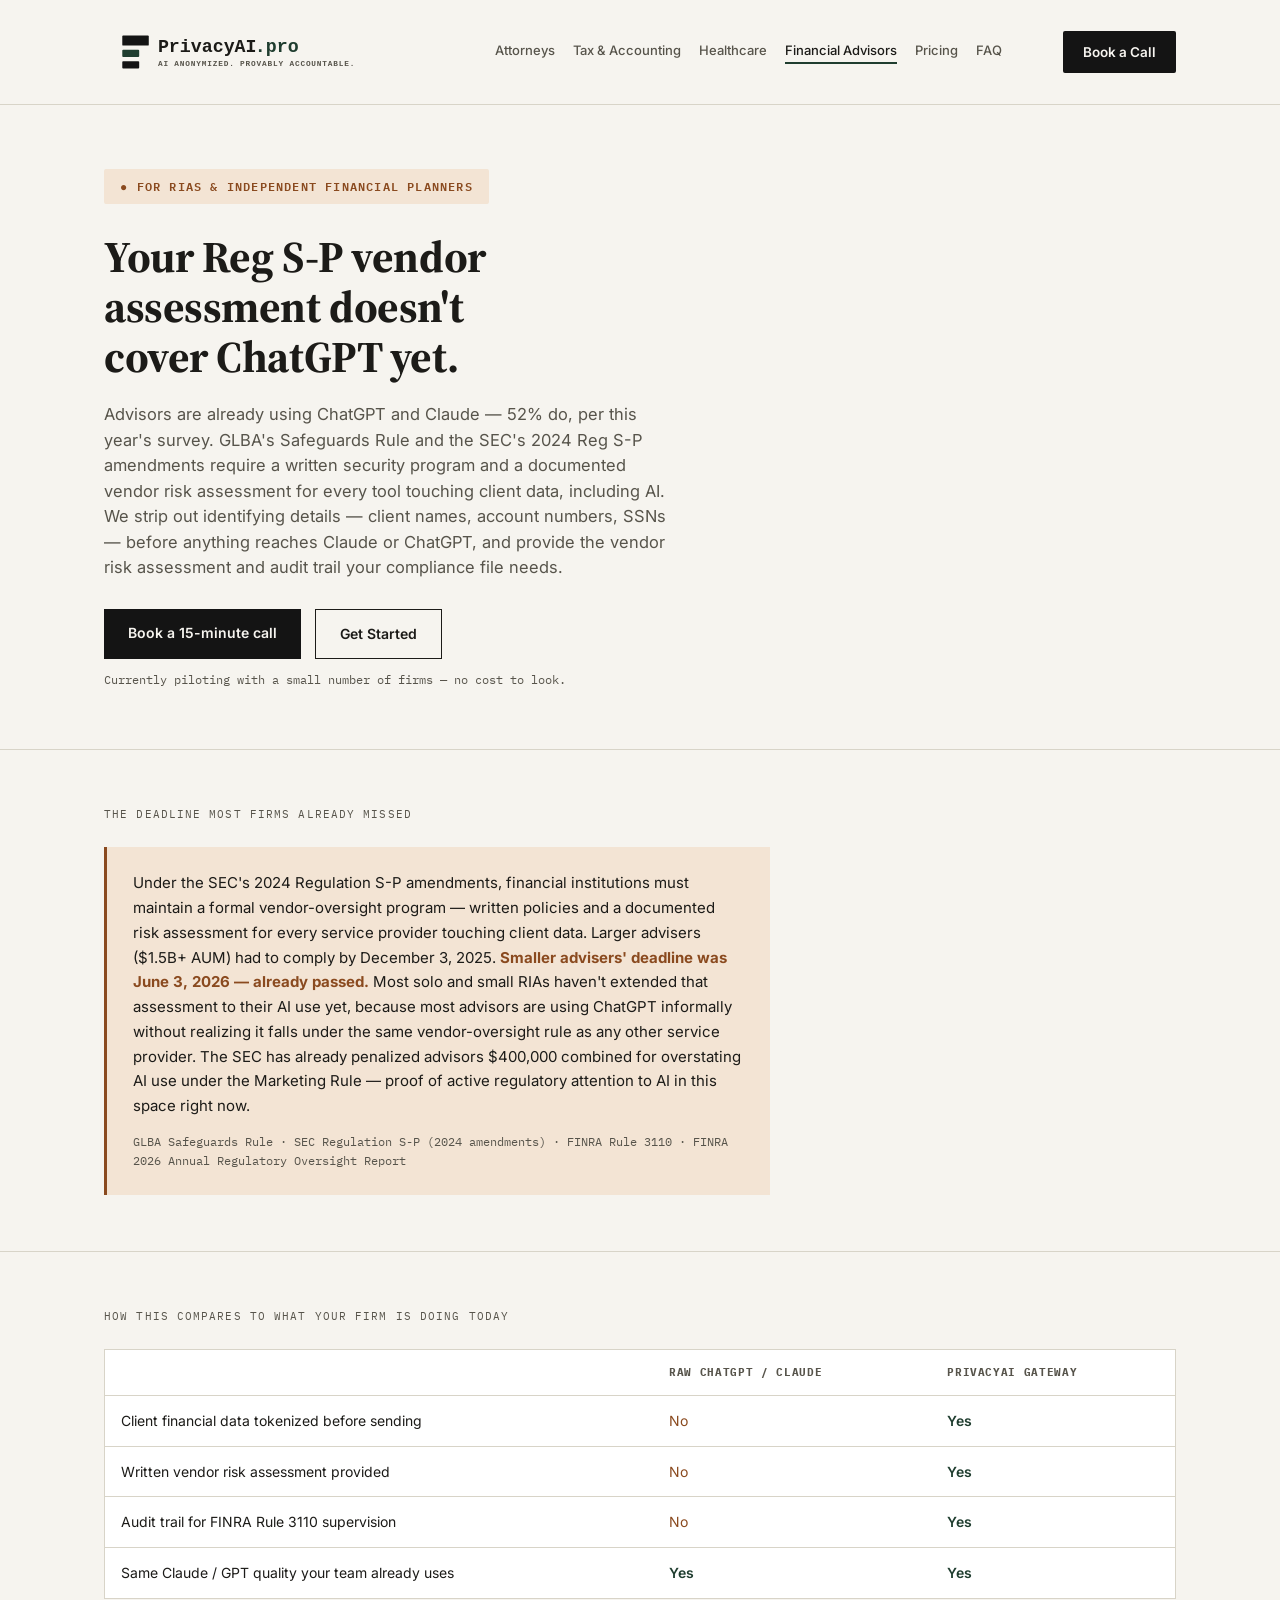
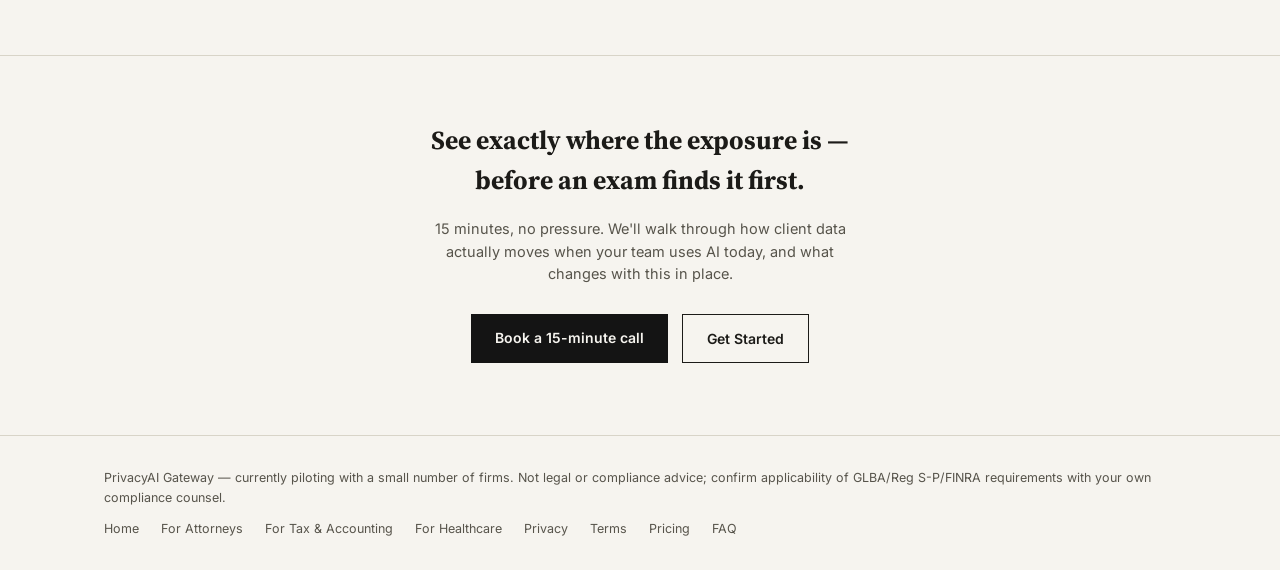
<file: financial.html>
<!DOCTYPE html>
<html lang="en">
<head>
<meta charset="UTF-8">
<meta name="viewport" content="width=device-width, initial-scale=1.0">
<link rel="stylesheet" href="booking-modal.css">
<script src="booking-modal.js" defer></script>
<title>PrivacyAI Gateway for Financial Advisors — Your Reg S-P vendor assessment doesn't cover ChatGPT yet</title>
<style>
  @import url('https://fonts.googleapis.com/css2?family=Source+Serif+4:ital,wght@0,600;0,700;1,500&family=IBM+Plex+Mono:wght@400;500;600&family=Inter:wght@400;500;600;700&display=swap');
  :root{
    --paper:#f6f4ef;--panel:#ffffff;--ink:#1c1b18;--ink-soft:#57544b;--ink-faint:#8a8677;
    --rule:#d8d4c8;--redact:#141414;--protected:#1f3d2f;--protected-soft:#e3ebe4;
    --warn:#8a4a1f;--warn-bg:#f3e4d4;
  }
  *{box-sizing:border-box;} html,body{margin:0;padding:0;}
  body{background:var(--paper);color:var(--ink);font-family:'Inter',system-ui,sans-serif;line-height:1.55;}
  a{color:inherit;text-decoration:none;}
  .wrap{max-width:1120px;margin:0 auto;padding:0 24px;}
  nav{padding:20px 0;border-bottom:1px solid var(--rule);}
  nav .wrap{display:flex;justify-content:space-between;align-items:center;flex-wrap:wrap;gap:12px;}
  .navlinks{display:flex;gap:18px;font-size:13px;font-weight:500;color:var(--ink-soft);white-space:nowrap;}
  .navlinks a.active{color:var(--ink);border-bottom:2px solid var(--protected);padding-bottom:2px;}
  .navlinks a:hover{color:var(--ink);}
  .nav-cta{background:var(--redact);color:var(--paper);padding:11px 20px;border-radius:2px;font-weight:600;font-size:13.5px;white-space:nowrap;flex-shrink:0;}
  .nav-cta:hover{background:#000;}

  .hero{padding:64px 0 48px;border-bottom:1px solid var(--rule);}
  .eyebrow{display:inline-flex;align-items:center;gap:10px;font-family:'IBM Plex Mono',monospace;font-size:12px;font-weight:600;letter-spacing:0.1em;text-transform:uppercase;color:var(--warn);background:var(--warn-bg);padding:8px 16px;border-radius:2px;margin-bottom:28px;}
  h1{font-family:'Source Serif 4',serif;font-weight:700;font-size:clamp(28px,4.4vw,44px);line-height:1.14;margin:0 0 20px;letter-spacing:-0.01em;max-width:20ch;}
  .hero-sub{font-size:16.5px;color:var(--ink-soft);max-width:58ch;margin-bottom:28px;}
  .hero-ctas{display:flex;gap:14px;flex-wrap:wrap;margin-bottom:8px;}
  .btn{font-family:'Inter',sans-serif;font-weight:600;font-size:14px;padding:13px 24px;text-decoration:none;display:inline-block;border:none;cursor:pointer;}
  .btn-dark{background:var(--redact);color:var(--paper);}
  .btn-dark:hover{background:#000;}
  .btn-outline{border:1px solid var(--ink);color:var(--ink);background:transparent;}
  .microcopy{font-size:12px;color:var(--ink-soft);font-family:'IBM Plex Mono',monospace;}

  section{padding:56px 0;border-bottom:1px solid var(--rule);}
  .kicker{font-family:'IBM Plex Mono',monospace;font-size:11px;letter-spacing:0.1em;text-transform:uppercase;color:var(--ink-soft);margin-bottom:24px;}
  .statute-box{background:var(--warn-bg);border-left:3px solid var(--warn);padding:24px 26px;font-size:15px;line-height:1.65;max-width:74ch;}
  .statute-box b{color:var(--warn);}
  .statute-cite{font-family:'IBM Plex Mono',monospace;font-size:11.5px;color:var(--ink-soft);margin-top:14px;}

  table{width:100%;border-collapse:collapse;border:1px solid var(--rule);font-size:14px;}
  th,td{padding:14px 16px;text-align:left;border-bottom:1px solid var(--rule);}
  th{font-family:'IBM Plex Mono',monospace;font-size:11px;letter-spacing:0.06em;text-transform:uppercase;color:var(--ink-soft);background:#fff;}
  td{background:#fff;}
  .yes{color:var(--protected);font-weight:600;}
  .no{color:var(--warn);}

  .cta-block{padding:64px 0;text-align:center;}
  .cta-block h2{font-family:'Source Serif 4',serif;font-weight:700;font-size:26px;max-width:34ch;margin:0 auto 18px;}
  .cta-block p{color:var(--ink-soft);max-width:50ch;margin:0 auto 28px;font-size:14.5px;}

  footer{padding:32px 0;font-size:12.5px;color:var(--ink-soft);border-top:1px solid var(--rule);}
  .f-links{display:flex;gap:22px;margin-top:12px;flex-wrap:wrap;}
  .f-links a:hover{color:var(--ink);}
</style>
</head>
<body>
<nav>
  <div class="wrap">
    <a href="index.html"><img src="logo.svg" alt="PrivacyAI Gateway" style="height:64px;display:block;"></a>
    <div class="navlinks">
      <a href="legal.html">Attorneys</a>
      <a href="tax.html">Tax &amp; Accounting</a>
      <a href="healthcare.html">Healthcare</a>
      <a class="active" href="financial.html">Financial Advisors</a>
      <a href="pricing.html">Pricing</a>
      <a href="faq.html">FAQ</a>
    </div>
    <a class="nav-cta" href="https://link.sellflows.com/widget/booking/PBpJVegRgUST8xPAbuOj">Book a Call</a>
  </div>
</nav>

<section class="hero">
  <div class="wrap">
    <div class="eyebrow">● For RIAs &amp; independent financial planners</div>
    <h1>Your Reg S-P vendor assessment doesn't cover ChatGPT yet.</h1>
    <p class="hero-sub">Advisors are already using ChatGPT and Claude — 52% do, per this year's survey. GLBA's Safeguards Rule and the SEC's 2024 Reg S-P amendments require a written security program and a documented vendor risk assessment for every tool touching client data, including AI. We strip out identifying details — client names, account numbers, SSNs — before anything reaches Claude or ChatGPT, and provide the vendor risk assessment and audit trail your compliance file needs.</p>
    <div class="hero-ctas">
      <a class="btn btn-dark" href="https://link.sellflows.com/widget/booking/PBpJVegRgUST8xPAbuOj">Book a 15-minute call</a>
      <a class="btn btn-outline" href="https://link.sellflows.com/widget/form/1FQfrmu2PW0arcnSk0aJ">Get Started</a>
    </div>
    <p class="microcopy">Currently piloting with a small number of firms — no cost to look.</p>
  </div>
</section>

<section>
  <div class="wrap">
    <div class="kicker">The deadline most firms already missed</div>
    <div class="statute-box">
      Under the SEC's 2024 Regulation S-P amendments, financial institutions must maintain a formal vendor-oversight program — written policies and a documented risk assessment for every service provider touching client data. Larger advisers ($1.5B+ AUM) had to comply by December 3, 2025. <b>Smaller advisers' deadline was June 3, 2026 — already passed.</b> Most solo and small RIAs haven't extended that assessment to their AI use yet, because most advisors are using ChatGPT informally without realizing it falls under the same vendor-oversight rule as any other service provider. The SEC has already penalized advisors $400,000 combined for overstating AI use under the Marketing Rule — proof of active regulatory attention to AI in this space right now.
      <div class="statute-cite">GLBA Safeguards Rule · SEC Regulation S-P (2024 amendments) · FINRA Rule 3110 · FINRA 2026 Annual Regulatory Oversight Report</div>
    </div>
  </div>
</section>

<section>
  <div class="wrap">
    <div class="kicker">How this compares to what your firm is doing today</div>
    <table>
      <tr><th></th><th>Raw ChatGPT / Claude</th><th>PrivacyAI Gateway</th></tr>
      <tr><td>Client financial data tokenized before sending</td><td class="no">No</td><td class="yes">Yes</td></tr>
      <tr><td>Written vendor risk assessment provided</td><td class="no">No</td><td class="yes">Yes</td></tr>
      <tr><td>Audit trail for FINRA Rule 3110 supervision</td><td class="no">No</td><td class="yes">Yes</td></tr>
      <tr><td>Same Claude / GPT quality your team already uses</td><td class="yes">Yes</td><td class="yes">Yes</td></tr>
    </table>
  </div>
</section>

<section class="cta-block" id="book" style="border-bottom:none;">
  <div class="wrap">
    <h2>See exactly where the exposure is — before an exam finds it first.</h2>
    <p>15 minutes, no pressure. We'll walk through how client data actually moves when your team uses AI today, and what changes with this in place.</p>
    <div class="hero-ctas" style="justify-content:center;">
      <a class="btn btn-dark" href="https://link.sellflows.com/widget/booking/PBpJVegRgUST8xPAbuOj">Book a 15-minute call</a>
      <a class="btn btn-outline" href="https://link.sellflows.com/widget/form/1FQfrmu2PW0arcnSk0aJ">Get Started</a>
    </div>
  </div>
</section>

<footer>
  <div class="wrap">
    <div>PrivacyAI Gateway — currently piloting with a small number of firms. Not legal or compliance advice; confirm applicability of GLBA/Reg S-P/FINRA requirements with your own compliance counsel.</div>
    <div class="f-links">
      <a href="index.html">Home</a>
      <a href="legal.html">For Attorneys</a>
      <a href="tax.html">For Tax &amp; Accounting</a>
      <a href="healthcare.html">For Healthcare</a>
      <a href="privacy.html">Privacy</a>
      <a href="terms.html">Terms</a>
      <a href="pricing.html">Pricing</a>
      <a href="faq.html">FAQ</a>
    </div>
  </div>
</footer>
</body>
</html>
</file>
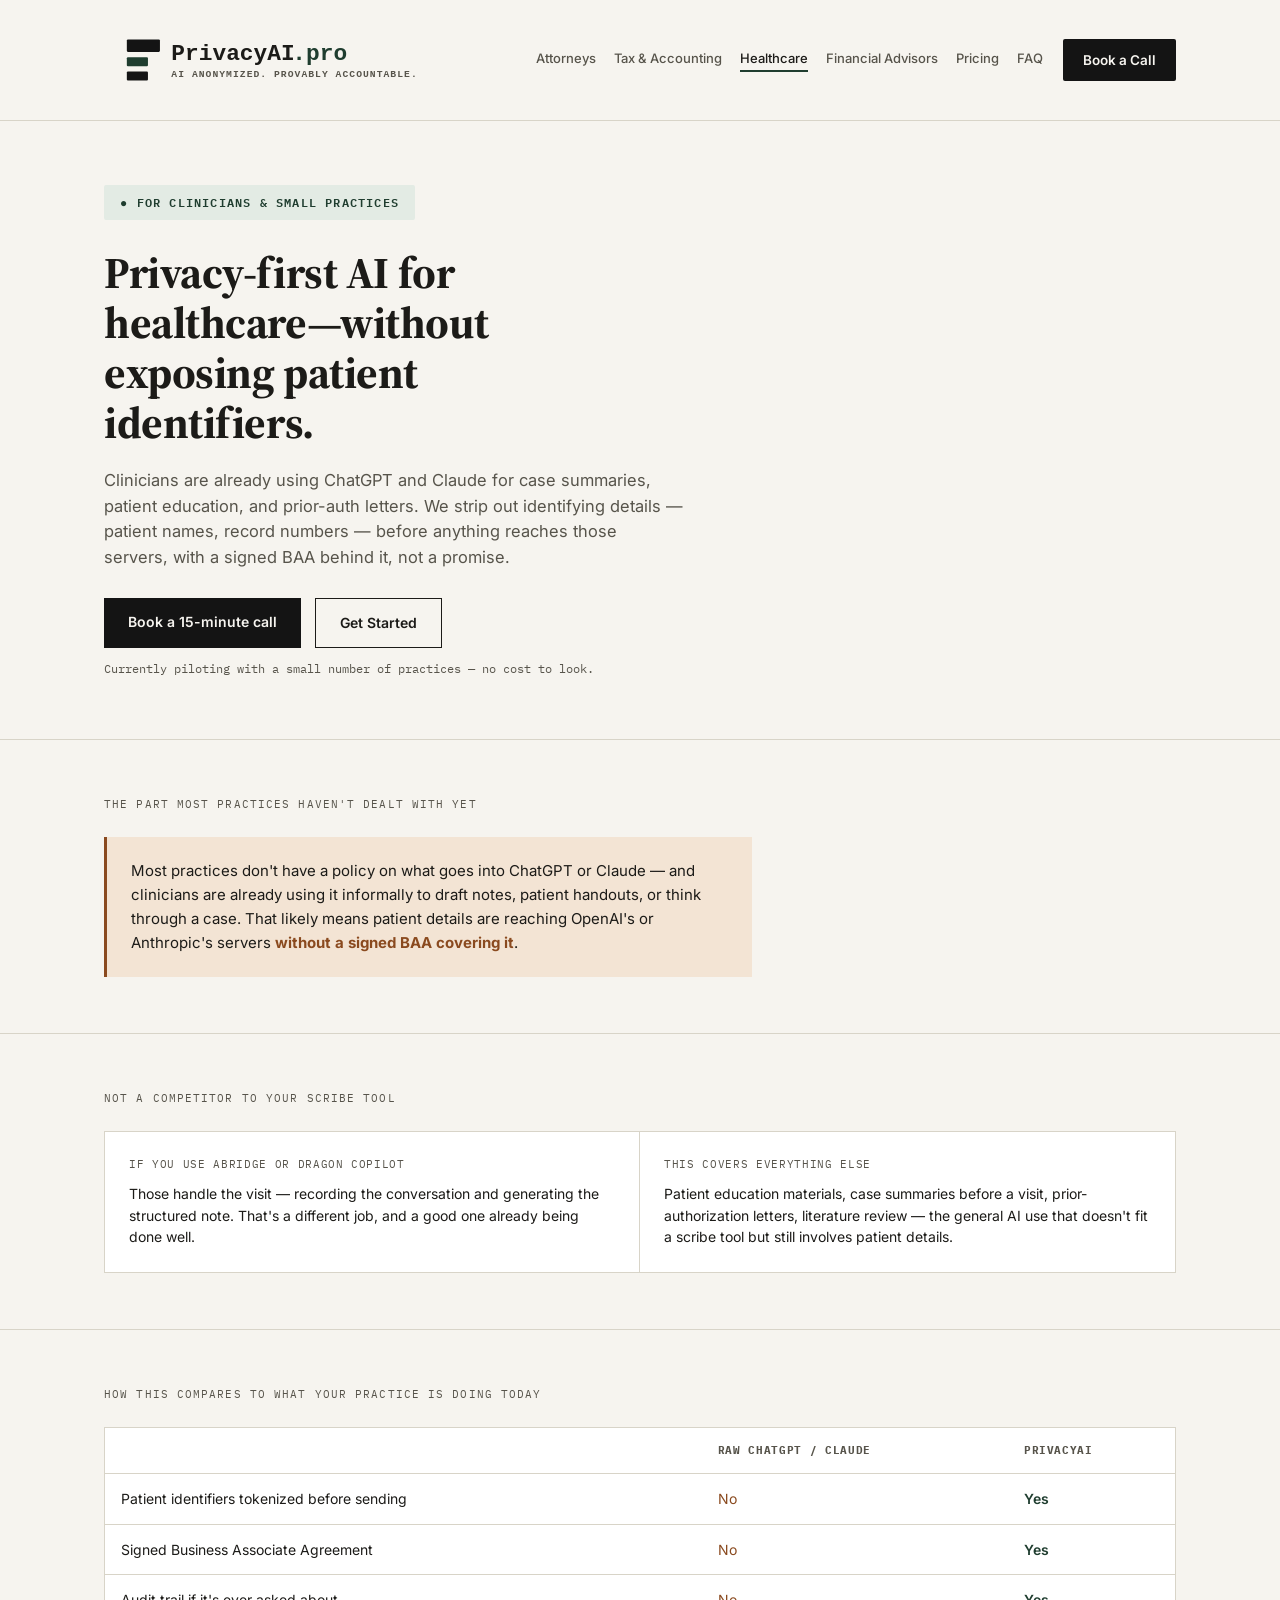
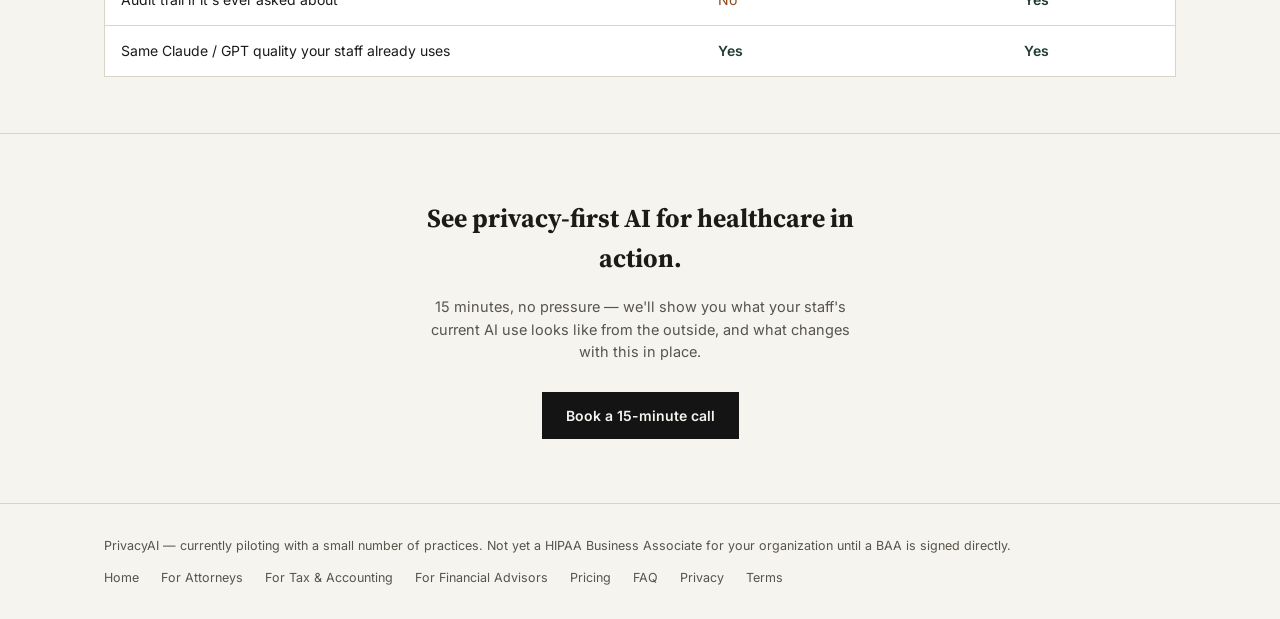
<file: healthcare.html>
<!DOCTYPE html>
<html lang="en">
<head>
<meta charset="UTF-8">
<meta name="viewport" content="width=device-width, initial-scale=1.0">
<link rel="stylesheet" href="booking-modal.css">
<script src="booking-modal.js" defer></script>
<title>Privacy-First AI for Healthcare | PrivacyAI</title>
<meta name="description" content="Privacy-first AI for healthcare that removes patient identifiers before requests reach ChatGPT or Claude, with accountable safeguards.">
<link rel="canonical" href="https://privacyai.pro/healthcare">
<meta property="og:type" content="website">
<meta property="og:site_name" content="PrivacyAI">
<meta property="og:title" content="Privacy-First AI for Healthcare | PrivacyAI">
<meta property="og:description" content="Protect patient identifiers before healthcare work reaches ChatGPT or Claude.">
<meta property="og:url" content="https://privacyai.pro/healthcare">
<meta name="twitter:card" content="summary">
<script type="application/ld+json">
{
  "@context": "https://schema.org",
  "@type": "BreadcrumbList",
  "itemListElement": [
    {"@type": "ListItem", "position": 1, "name": "PrivacyAI", "item": "https://privacyai.pro/"},
    {"@type": "ListItem", "position": 2, "name": "Privacy-First AI for Healthcare", "item": "https://privacyai.pro/healthcare"}
  ]
}
</script>
<style>
  @import url('https://fonts.googleapis.com/css2?family=Source+Serif+4:ital,wght@0,600;0,700;1,500&family=IBM+Plex+Mono:wght@400;500;600&family=Inter:wght@400;500;600;700&display=swap');
  :root{
    --paper:#f6f4ef;--panel:#ffffff;--ink:#1c1b18;--ink-soft:#57544b;--ink-faint:#8a8677;
    --rule:#d8d4c8;--redact:#141414;--protected:#1f3d2f;--protected-soft:#e3ebe4;
    --warn:#8a4a1f;--warn-bg:#f3e4d4;
  }
  *{box-sizing:border-box;} html,body{margin:0;padding:0;}
  body{background:var(--paper);color:var(--ink);font-family:'Inter',system-ui,sans-serif;line-height:1.55;}
  a{color:inherit;text-decoration:none;}
  .wrap{max-width:1120px;margin:0 auto;padding:0 24px;}
  nav{padding:20px 0;border-bottom:1px solid var(--rule);}
  nav .wrap{display:flex;justify-content:space-between;align-items:center;}
  .navlinks{display:flex;gap:18px;font-size:13px;font-weight:500;color:var(--ink-soft);white-space:nowrap;}
  .navlinks a.active{color:var(--ink);border-bottom:2px solid var(--protected);padding-bottom:2px;}
  .navlinks a:hover{color:var(--ink);}
  .nav-cta{background:var(--redact);color:var(--paper);padding:11px 20px;border-radius:2px;font-weight:600;font-size:13.5px;white-space:nowrap;flex-shrink:0;}
  .nav-cta:hover{background:#000;}

  .hero{padding:64px 0 48px;border-bottom:1px solid var(--rule);}
  .eyebrow{display:inline-flex;align-items:center;gap:10px;font-family:'IBM Plex Mono',monospace;font-size:12px;font-weight:600;letter-spacing:0.1em;text-transform:uppercase;color:var(--protected);background:var(--protected-soft);padding:8px 16px;border-radius:2px;margin-bottom:28px;}
  h1{font-family:'Source Serif 4',serif;font-weight:700;font-size:clamp(28px,4.4vw,44px);line-height:1.14;margin:0 0 20px;letter-spacing:-0.01em;max-width:19ch;}
  .hero-sub{font-size:16.5px;color:var(--ink-soft);max-width:58ch;margin-bottom:28px;}
  .hero-ctas{display:flex;gap:14px;flex-wrap:wrap;margin-bottom:8px;}
  .btn{font-family:'Inter',sans-serif;font-weight:600;font-size:14px;padding:13px 24px;text-decoration:none;display:inline-block;border:none;cursor:pointer;}
  .btn-dark{background:var(--redact);color:var(--paper);}
  .btn-dark:hover{background:#000;}
  .btn-outline{border:1px solid var(--ink);color:var(--ink);background:transparent;}
  .microcopy{font-size:12px;color:var(--ink-soft);font-family:'IBM Plex Mono',monospace;}

  section{padding:56px 0;border-bottom:1px solid var(--rule);}
  .kicker{font-family:'IBM Plex Mono',monospace;font-size:11px;letter-spacing:0.1em;text-transform:uppercase;color:var(--ink-soft);margin-bottom:24px;}
  .risk-box{background:var(--warn-bg);border-left:3px solid var(--warn);padding:22px 24px;font-size:15px;line-height:1.6;max-width:72ch;}
  .risk-box b{color:var(--warn);}

  .distinct-grid{display:grid;grid-template-columns:1fr 1fr;gap:0;border:1px solid var(--rule);}
  @media(max-width:720px){.distinct-grid{grid-template-columns:1fr;}}
  .d-col{padding:24px 24px;background:#fff;}
  .d-col:first-child{border-right:1px solid var(--rule);}
  @media(max-width:720px){.d-col:first-child{border-right:none;border-bottom:1px solid var(--rule);}}
  .d-col .t{font-family:'IBM Plex Mono',monospace;font-size:11px;letter-spacing:0.06em;text-transform:uppercase;color:var(--ink-soft);margin-bottom:10px;}
  .d-col .b{font-size:14px;line-height:1.55;}

  table{width:100%;border-collapse:collapse;border:1px solid var(--rule);font-size:14px;}
  th,td{padding:14px 16px;text-align:left;border-bottom:1px solid var(--rule);}
  th{font-family:'IBM Plex Mono',monospace;font-size:11px;letter-spacing:0.06em;text-transform:uppercase;color:var(--ink-soft);background:#fff;}
  td{background:#fff;}
  .yes{color:var(--protected);font-weight:600;}
  .no{color:var(--warn);}

  .cta-block{padding:64px 0;text-align:center;}
  .cta-block h2{font-family:'Source Serif 4',serif;font-weight:700;font-size:26px;max-width:32ch;margin:0 auto 18px;}
  .cta-block p{color:var(--ink-soft);max-width:50ch;margin:0 auto 28px;font-size:14.5px;}

  footer{padding:32px 0;font-size:12.5px;color:var(--ink-soft);border-top:1px solid var(--rule);}
  .f-links{display:flex;gap:22px;margin-top:12px;flex-wrap:wrap;}
  .f-links a:hover{color:var(--ink);}

  @media(max-width:640px){
    .wrap{padding-left:20px;padding-right:20px;}
    nav{padding:10px 0;}
    nav .wrap{justify-content:flex-start;}
    nav img{width:min(100%,320px);height:auto !important;}
    .navlinks,.nav-cta{display:none;}
    .hero{padding:36px 0 32px;}
    section{padding:44px 0;}
    .cta-block{padding:48px 0;}
    table{display:block;max-width:100%;overflow-x:auto;-webkit-overflow-scrolling:touch;}
  }
</style>
</head>
<body>
<nav>
  <div class="wrap">
    <a href="index.html"><img src="logo.svg" alt="PrivacyAI" style="height:80px;display:block;"></a>
    <div class="navlinks">
      <a href="legal.html">Attorneys</a>
      <a href="tax.html">Tax &amp; Accounting</a>
      <a class="active" href="healthcare.html">Healthcare</a>
      <a href="financial.html">Financial Advisors</a>
      <a href="pricing.html">Pricing</a>
      <a href="faq.html">FAQ</a>
    </div>
    <a class="nav-cta" href="https://link.sellflows.com/widget/booking/PBpJVegRgUST8xPAbuOj">Book a Call</a>
  </div>
</nav>

<section class="hero">
  <div class="wrap">
    <div class="eyebrow">● For clinicians &amp; small practices</div>
    <h1>Privacy-first AI for healthcare—without exposing patient identifiers.</h1>
    <p class="hero-sub">Clinicians are already using ChatGPT and Claude for case summaries, patient education, and prior-auth letters. We strip out identifying details — patient names, record numbers — before anything reaches those servers, with a signed BAA behind it, not a promise.</p>
    <div class="hero-ctas">
      <a class="btn btn-dark" href="https://link.sellflows.com/widget/booking/PBpJVegRgUST8xPAbuOj">Book a 15-minute call</a>
      <a class="btn btn-outline" href="https://link.sellflows.com/widget/form/1FQfrmu2PW0arcnSk0aJ">Get Started</a>
    </div>
    <p class="microcopy">Currently piloting with a small number of practices — no cost to look.</p>
  </div>
</section>

<section>
  <div class="wrap">
    <div class="kicker">The part most practices haven't dealt with yet</div>
    <div class="risk-box">
      Most practices don't have a policy on what goes into ChatGPT or Claude — and clinicians are already using it informally to draft notes, patient handouts, or think through a case. That likely means patient details are reaching OpenAI's or Anthropic's servers <b>without a signed BAA covering it</b>.
    </div>
  </div>
</section>

<section>
  <div class="wrap">
    <div class="kicker">Not a competitor to your scribe tool</div>
    <div class="distinct-grid">
      <div class="d-col">
        <div class="t">If you use Abridge or Dragon Copilot</div>
        <div class="b">Those handle the visit — recording the conversation and generating the structured note. That's a different job, and a good one already being done well.</div>
      </div>
      <div class="d-col">
        <div class="t">This covers everything else</div>
        <div class="b">Patient education materials, case summaries before a visit, prior-authorization letters, literature review — the general AI use that doesn't fit a scribe tool but still involves patient details.</div>
      </div>
    </div>
  </div>
</section>

<section>
  <div class="wrap">
    <div class="kicker">How this compares to what your practice is doing today</div>
    <table>
      <tr><th></th><th>Raw ChatGPT / Claude</th><th>PrivacyAI</th></tr>
      <tr><td>Patient identifiers tokenized before sending</td><td class="no">No</td><td class="yes">Yes</td></tr>
      <tr><td>Signed Business Associate Agreement</td><td class="no">No</td><td class="yes">Yes</td></tr>
      <tr><td>Audit trail if it's ever asked about</td><td class="no">No</td><td class="yes">Yes</td></tr>
      <tr><td>Same Claude / GPT quality your staff already uses</td><td class="yes">Yes</td><td class="yes">Yes</td></tr>
    </table>
  </div>
</section>

<section class="cta-block" id="book" style="border-bottom:none;">
  <div class="wrap">
    <h2>See privacy-first AI for healthcare in action.</h2>
    <p>15 minutes, no pressure — we'll show you what your staff's current AI use looks like from the outside, and what changes with this in place.</p>
    <a class="btn btn-dark" href="https://link.sellflows.com/widget/booking/PBpJVegRgUST8xPAbuOj">Book a 15-minute call</a>
  </div>
</section>

<footer>
  <div class="wrap">
    <div>PrivacyAI — currently piloting with a small number of practices. Not yet a HIPAA Business Associate for your organization until a BAA is signed directly.</div>
    <div class="f-links">
      <a href="index.html">Home</a>
      <a href="legal.html">For Attorneys</a>
      <a href="tax.html">For Tax &amp; Accounting</a>
      <a href="financial.html">For Financial Advisors</a>
      <a href="pricing.html">Pricing</a>
      <a href="faq.html">FAQ</a>
      <a href="privacy.html">Privacy</a>
      <a href="terms.html">Terms</a>
    </div>
  </div>
</footer>
</body>
</html>
</file>
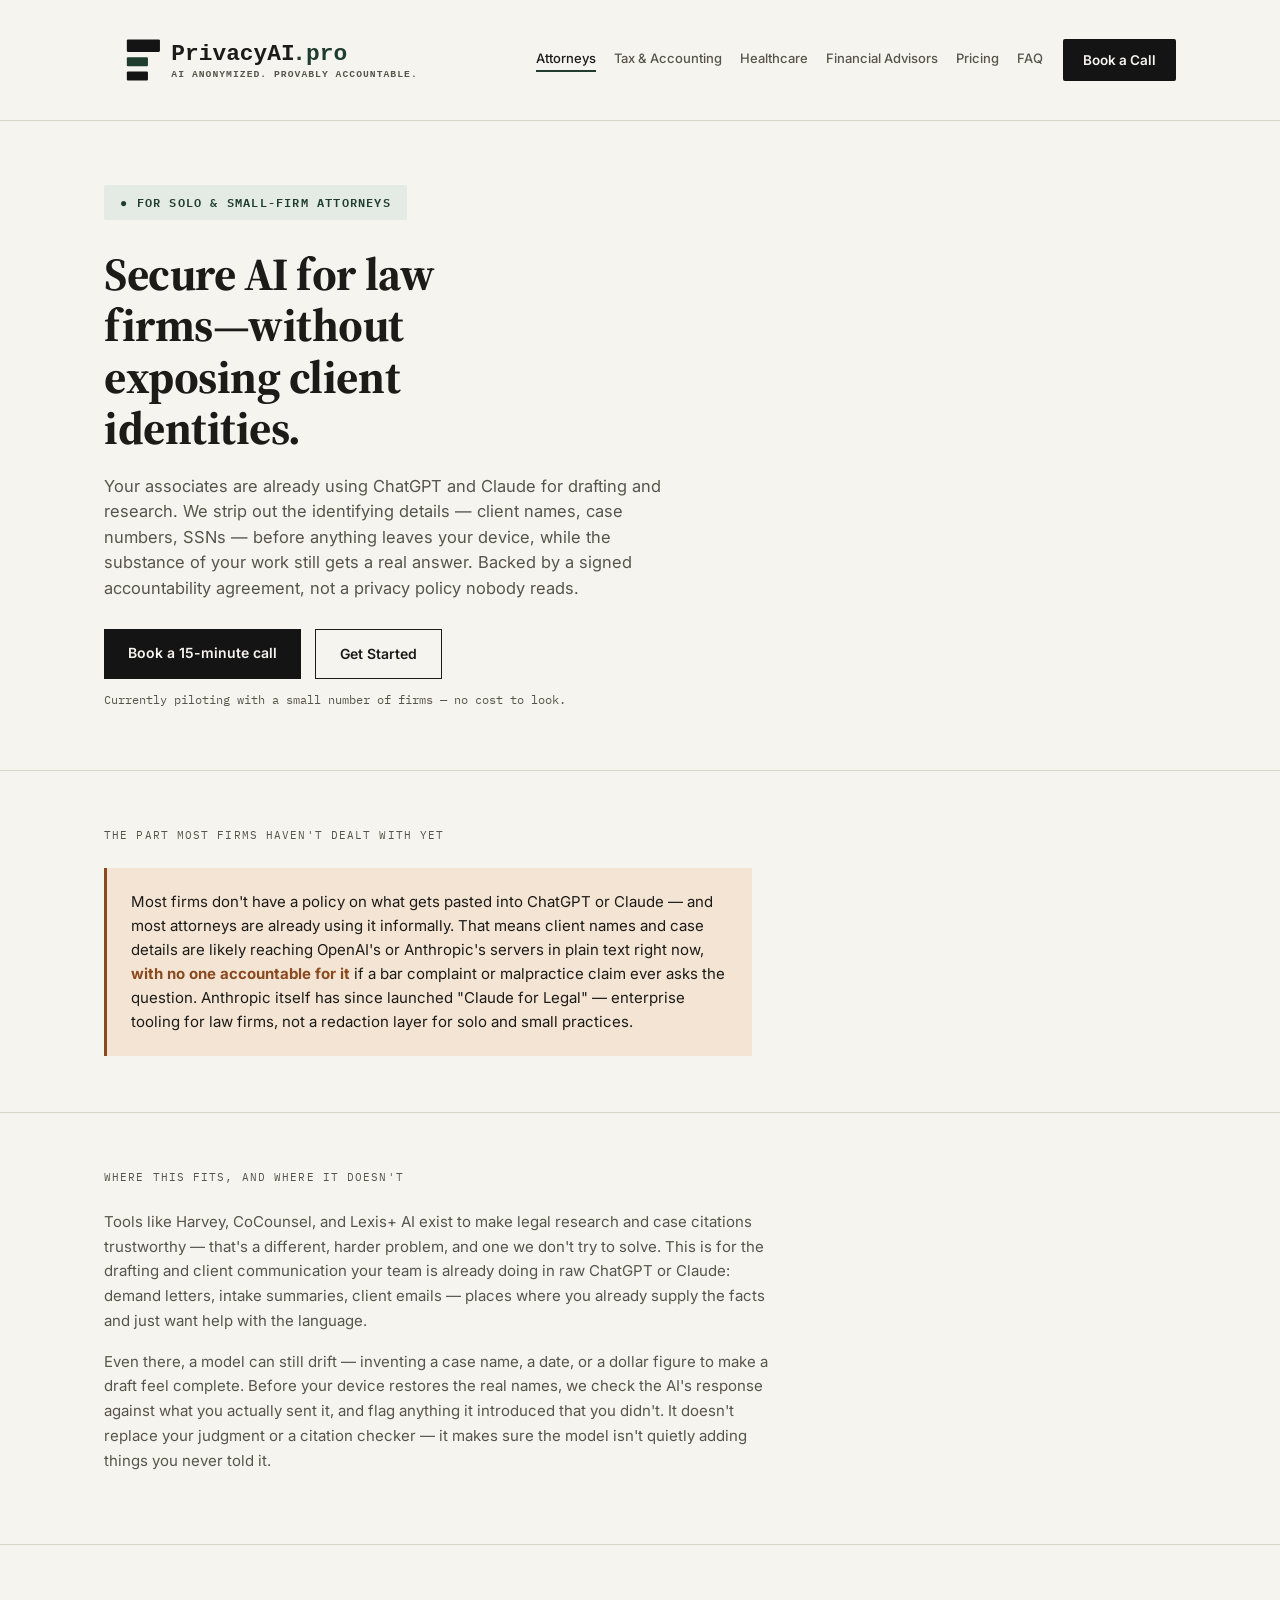
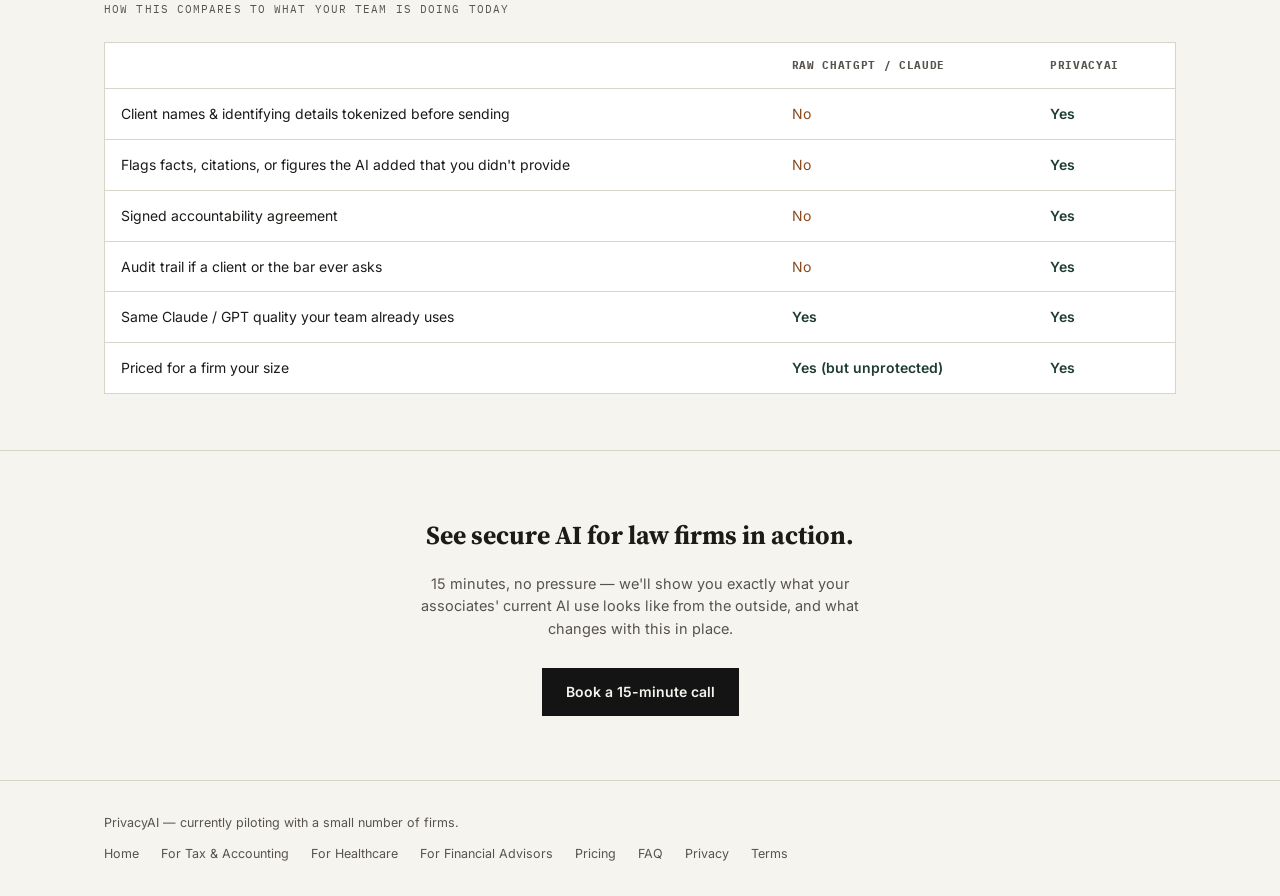
<file: legal.html>
<!DOCTYPE html>
<html lang="en">
<head>
<meta charset="UTF-8">
<meta name="viewport" content="width=device-width, initial-scale=1.0">
<link rel="stylesheet" href="booking-modal.css">
<script src="booking-modal.js" defer></script>
<title>Secure AI for Law Firms | PrivacyAI</title>
<meta name="description" content="Secure AI for law firms that removes client names, case numbers, and other identifiers before requests reach ChatGPT or Claude.">
<link rel="canonical" href="https://privacyai.pro/legal">
<meta property="og:type" content="website">
<meta property="og:site_name" content="PrivacyAI">
<meta property="og:title" content="Secure AI for Law Firms | PrivacyAI">
<meta property="og:description" content="Protect client identities before legal work reaches ChatGPT or Claude.">
<meta property="og:url" content="https://privacyai.pro/legal">
<meta name="twitter:card" content="summary">
<script type="application/ld+json">
{
  "@context": "https://schema.org",
  "@type": "BreadcrumbList",
  "itemListElement": [
    {"@type": "ListItem", "position": 1, "name": "PrivacyAI", "item": "https://privacyai.pro/"},
    {"@type": "ListItem", "position": 2, "name": "Secure AI for Law Firms", "item": "https://privacyai.pro/legal"}
  ]
}
</script>
<style>
  @import url('https://fonts.googleapis.com/css2?family=Source+Serif+4:ital,wght@0,600;0,700;1,500&family=IBM+Plex+Mono:wght@400;500;600&family=Inter:wght@400;500;600;700&display=swap');
  :root{
    --paper:#f6f4ef;--panel:#ffffff;--ink:#1c1b18;--ink-soft:#57544b;--ink-faint:#8a8677;
    --rule:#d8d4c8;--redact:#141414;--protected:#1f3d2f;--protected-soft:#e3ebe4;
    --warn:#8a4a1f;--warn-bg:#f3e4d4;
  }
  *{box-sizing:border-box;} html,body{margin:0;padding:0;}
  body{background:var(--paper);color:var(--ink);font-family:'Inter',system-ui,sans-serif;line-height:1.55;}
  a{color:inherit;text-decoration:none;}
  .wrap{max-width:1120px;margin:0 auto;padding:0 24px;}
  nav{padding:20px 0;border-bottom:1px solid var(--rule);}
  nav .wrap{display:flex;justify-content:space-between;align-items:center;}
  .navlinks{display:flex;gap:18px;font-size:13px;font-weight:500;color:var(--ink-soft);white-space:nowrap;}
  .navlinks a.active{color:var(--ink);border-bottom:2px solid var(--protected);padding-bottom:2px;}
  .navlinks a:hover{color:var(--ink);}
  .nav-cta{background:var(--redact);color:var(--paper);padding:11px 20px;border-radius:2px;font-weight:600;font-size:13.5px;white-space:nowrap;flex-shrink:0;}
  .nav-cta:hover{background:#000;}

  .hero{padding:64px 0 48px;border-bottom:1px solid var(--rule);}
  .eyebrow{display:inline-flex;align-items:center;gap:10px;font-family:'IBM Plex Mono',monospace;font-size:12px;font-weight:600;letter-spacing:0.1em;text-transform:uppercase;color:var(--protected);background:var(--protected-soft);padding:8px 16px;border-radius:2px;margin-bottom:28px;}
  h1{font-family:'Source Serif 4',serif;font-weight:700;font-size:clamp(30px,4.6vw,46px);line-height:1.12;margin:0 0 20px;letter-spacing:-0.01em;max-width:18ch;}
  .hero-sub{font-size:16.5px;color:var(--ink-soft);max-width:58ch;margin-bottom:28px;}
  .hero-ctas{display:flex;gap:14px;flex-wrap:wrap;margin-bottom:8px;}
  .btn{font-family:'Inter',sans-serif;font-weight:600;font-size:14px;padding:13px 24px;text-decoration:none;display:inline-block;border:none;cursor:pointer;}
  .btn-dark{background:var(--redact);color:var(--paper);}
  .btn-dark:hover{background:#000;}
  .btn-outline{border:1px solid var(--ink);color:var(--ink);background:transparent;}
  .microcopy{font-size:12px;color:var(--ink-soft);font-family:'IBM Plex Mono',monospace;}

  section{padding:56px 0;border-bottom:1px solid var(--rule);}
  .kicker{font-family:'IBM Plex Mono',monospace;font-size:11px;letter-spacing:0.1em;text-transform:uppercase;color:var(--ink-soft);margin-bottom:24px;}
  .risk-box{background:var(--warn-bg);border-left:3px solid var(--warn);padding:22px 24px;font-size:15px;line-height:1.6;max-width:72ch;}
  .risk-box b{color:var(--warn);}

  table{width:100%;border-collapse:collapse;border:1px solid var(--rule);font-size:14px;}
  th,td{padding:14px 16px;text-align:left;border-bottom:1px solid var(--rule);}
  th{font-family:'IBM Plex Mono',monospace;font-size:11px;letter-spacing:0.06em;text-transform:uppercase;color:var(--ink-soft);background:#fff;}
  td{background:#fff;}
  .yes{color:var(--protected);font-weight:600;}
  .no{color:var(--warn);}

  .cta-block{padding:64px 0;text-align:center;}
  .cta-block h2{font-family:'Source Serif 4',serif;font-weight:700;font-size:26px;max-width:32ch;margin:0 auto 18px;}
  .cta-block p{color:var(--ink-soft);max-width:50ch;margin:0 auto 28px;font-size:14.5px;}

  footer{padding:32px 0;font-size:12.5px;color:var(--ink-soft);border-top:1px solid var(--rule);}
  .f-links{display:flex;gap:22px;margin-top:12px;flex-wrap:wrap;}
  .f-links a:hover{color:var(--ink);}

  @media(max-width:640px){
    .wrap{padding-left:20px;padding-right:20px;}
    nav{padding:10px 0;}
    nav .wrap{justify-content:flex-start;}
    nav img{width:min(100%,320px);height:auto !important;}
    .navlinks,.nav-cta{display:none;}
    .hero{padding:36px 0 32px;}
    section{padding:44px 0;}
    .cta-block{padding:48px 0;}
    table{display:block;max-width:100%;overflow-x:auto;-webkit-overflow-scrolling:touch;}
  }
</style>
</head>
<body>
<nav>
  <div class="wrap">
    <a href="index.html"><img src="logo.svg" alt="PrivacyAI" style="height:80px;display:block;"></a>
    <div class="navlinks">
      <a class="active" href="legal.html">Attorneys</a>
      <a href="tax.html">Tax &amp; Accounting</a>
      <a href="healthcare.html">Healthcare</a>
      <a href="financial.html">Financial Advisors</a>
      <a href="pricing.html">Pricing</a>
      <a href="faq.html">FAQ</a>
    </div>
    <a class="nav-cta" href="https://link.sellflows.com/widget/booking/PBpJVegRgUST8xPAbuOj">Book a Call</a>
  </div>
</nav>

<section class="hero">
  <div class="wrap">
    <div class="eyebrow">● For solo &amp; small-firm attorneys</div>
    <h1>Secure AI for law firms—without exposing client identities.</h1>
    <p class="hero-sub">Your associates are already using ChatGPT and Claude for drafting and research. We strip out the identifying details — client names, case numbers, SSNs — before anything leaves your device, while the substance of your work still gets a real answer. Backed by a signed accountability agreement, not a privacy policy nobody reads.</p>
    <div class="hero-ctas">
      <a class="btn btn-dark" href="https://link.sellflows.com/widget/booking/PBpJVegRgUST8xPAbuOj">Book a 15-minute call</a>
      <a class="btn btn-outline" href="https://link.sellflows.com/widget/form/1FQfrmu2PW0arcnSk0aJ">Get Started</a>
    </div>
    <p class="microcopy">Currently piloting with a small number of firms — no cost to look.</p>
  </div>
</section>

<section>
  <div class="wrap">
    <div class="kicker">The part most firms haven't dealt with yet</div>
    <div class="risk-box">
      Most firms don't have a policy on what gets pasted into ChatGPT or Claude — and most attorneys are already using it informally. That means client names and case details are likely reaching OpenAI's or Anthropic's servers in plain text right now, <b>with no one accountable for it</b> if a bar complaint or malpractice claim ever asks the question. Anthropic itself has since launched "Claude for Legal" — enterprise tooling for law firms, not a redaction layer for solo and small practices.
    </div>
  </div>
</section>

<section>
  <div class="wrap">
    <div class="kicker">Where this fits, and where it doesn't</div>
    <p style="font-size:15px;color:var(--ink-soft);max-width:74ch;line-height:1.65;">
      Tools like Harvey, CoCounsel, and Lexis+ AI exist to make legal research and case citations trustworthy — that's a different, harder problem, and one we don't try to solve. This is for the drafting and client communication your team is already doing in raw ChatGPT or Claude: demand letters, intake summaries, client emails — places where you already supply the facts and just want help with the language.
    </p>
    <p style="font-size:15px;color:var(--ink-soft);max-width:74ch;line-height:1.65;margin-top:16px;">
      Even there, a model can still drift — inventing a case name, a date, or a dollar figure to make a draft feel complete. Before your device restores the real names, we check the AI's response against what you actually sent it, and flag anything it introduced that you didn't. It doesn't replace your judgment or a citation checker — it makes sure the model isn't quietly adding things you never told it.
    </p>
  </div>
</section>

<section>
  <div class="wrap">
    <div class="kicker">How this compares to what your team is doing today</div>
    <table>
      <tr><th></th><th>Raw ChatGPT / Claude</th><th>PrivacyAI</th></tr>
      <tr><td>Client names &amp; identifying details tokenized before sending</td><td class="no">No</td><td class="yes">Yes</td></tr>
      <tr><td>Flags facts, citations, or figures the AI added that you didn't provide</td><td class="no">No</td><td class="yes">Yes</td></tr>
      <tr><td>Signed accountability agreement</td><td class="no">No</td><td class="yes">Yes</td></tr>
      <tr><td>Audit trail if a client or the bar ever asks</td><td class="no">No</td><td class="yes">Yes</td></tr>
      <tr><td>Same Claude / GPT quality your team already uses</td><td class="yes">Yes</td><td class="yes">Yes</td></tr>
      <tr><td>Priced for a firm your size</td><td class="yes">Yes (but unprotected)</td><td class="yes">Yes</td></tr>
    </table>
  </div>
</section>

<section class="cta-block" id="book" style="border-bottom:none;">
  <div class="wrap">
    <h2>See secure AI for law firms in action.</h2>
    <p>15 minutes, no pressure — we'll show you exactly what your associates' current AI use looks like from the outside, and what changes with this in place.</p>
    <a class="btn btn-dark" href="https://link.sellflows.com/widget/booking/PBpJVegRgUST8xPAbuOj">Book a 15-minute call</a>
  </div>
</section>

<footer>
  <div class="wrap">
    <div>PrivacyAI — currently piloting with a small number of firms.</div>
    <div class="f-links">
      <a href="index.html">Home</a>
      <a href="tax.html">For Tax &amp; Accounting</a>
      <a href="healthcare.html">For Healthcare</a>
      <a href="financial.html">For Financial Advisors</a>
      <a href="pricing.html">Pricing</a>
      <a href="faq.html">FAQ</a>
      <a href="privacy.html">Privacy</a>
      <a href="terms.html">Terms</a>
    </div>
  </div>
</footer>
</body>
</html>
</file>
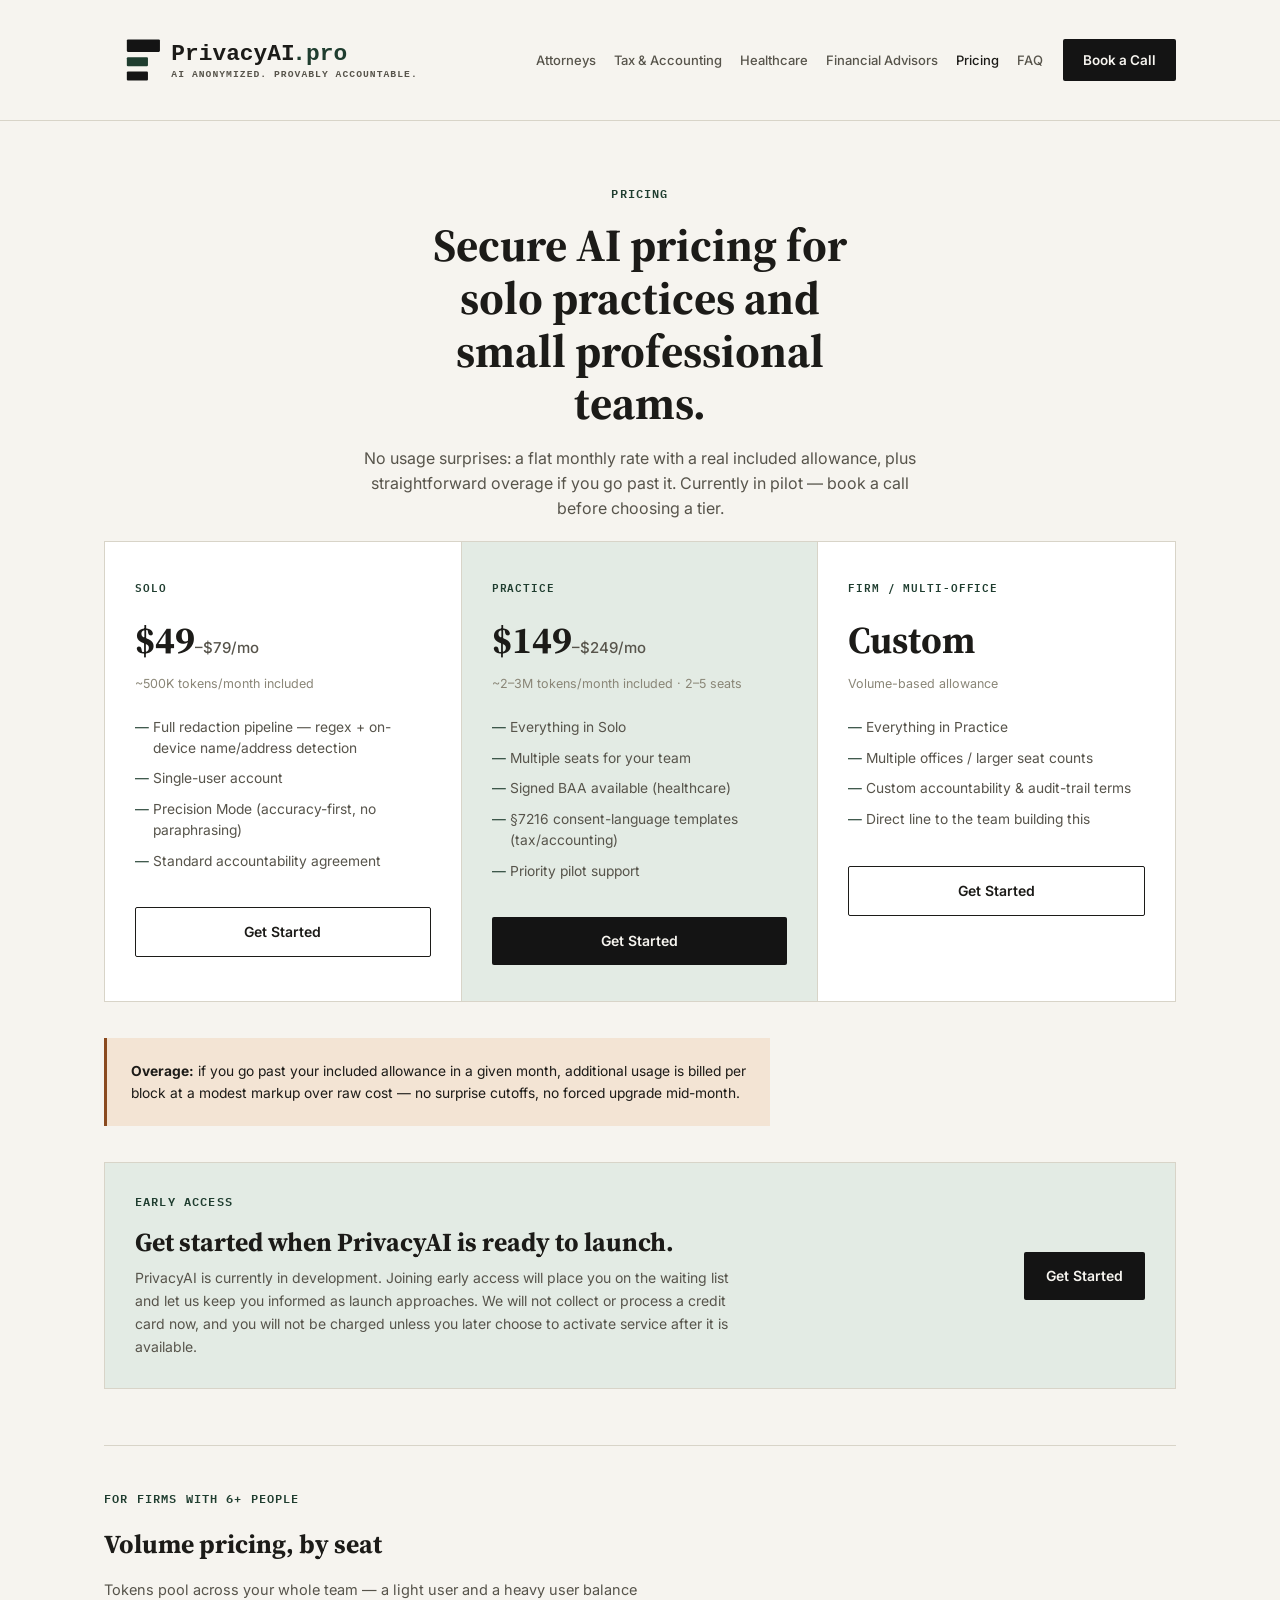
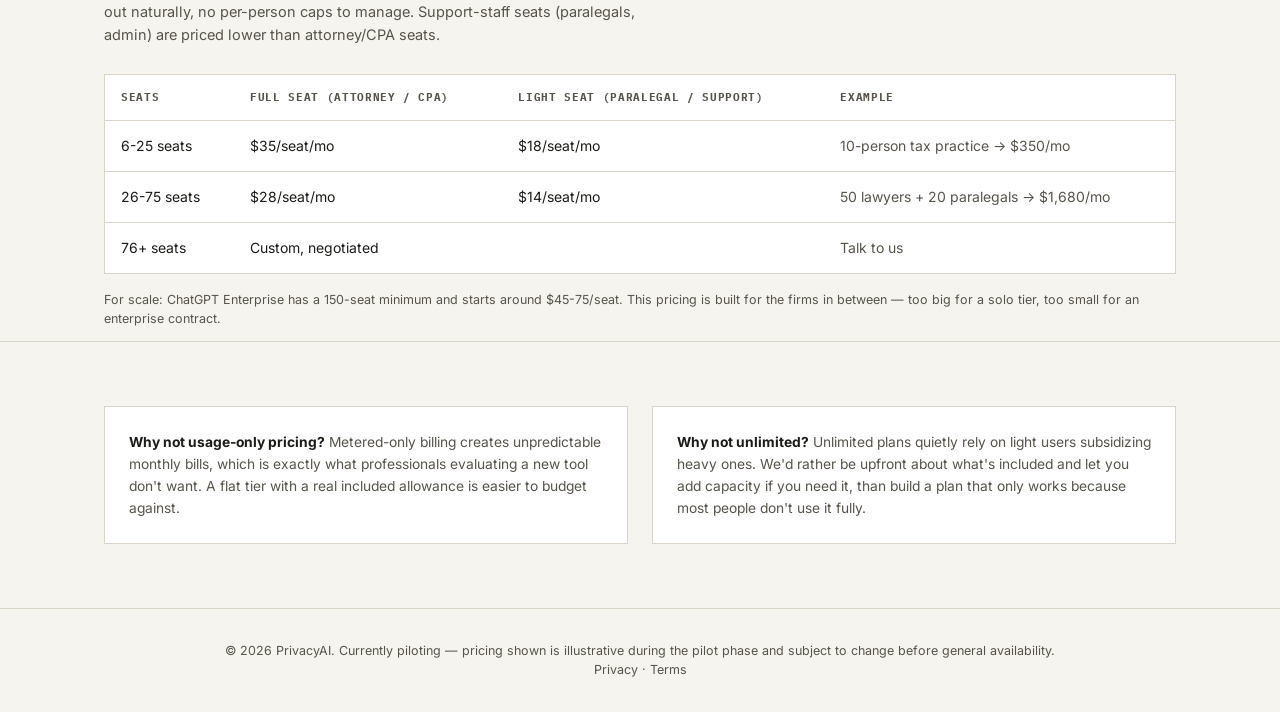
<file: pricing.html>
<!DOCTYPE html>
<html lang="en">
<head>
<meta charset="UTF-8">
<meta name="viewport" content="width=device-width, initial-scale=1.0">
<link rel="stylesheet" href="booking-modal.css">
<script src="booking-modal.js" defer></script>
<title>Secure AI Pricing for Small Firms | PrivacyAI</title>
<meta name="description" content="PrivacyAI pricing for solo practices and small professional teams using secure AI, PII redaction, and local audit logs.">
<link rel="canonical" href="https://privacyai.pro/pricing">
<meta property="og:type" content="website">
<meta property="og:site_name" content="PrivacyAI">
<meta property="og:title" content="Secure AI Pricing for Small Firms | PrivacyAI">
<meta property="og:description" content="Straightforward PrivacyAI pricing for solo practices and small professional teams.">
<meta property="og:url" content="https://privacyai.pro/pricing">
<meta name="twitter:card" content="summary">
<script type="application/ld+json">
{
  "@context": "https://schema.org",
  "@type": "BreadcrumbList",
  "itemListElement": [
    {"@type": "ListItem", "position": 1, "name": "PrivacyAI", "item": "https://privacyai.pro/"},
    {"@type": "ListItem", "position": 2, "name": "Pricing", "item": "https://privacyai.pro/pricing"}
  ]
}
</script>
<style>
  @import url('https://fonts.googleapis.com/css2?family=Source+Serif+4:ital,wght@0,600;0,700;1,500&family=IBM+Plex+Mono:wght@400;500;600&family=Inter:wght@400;500;600;700&display=swap');
  :root{
    --paper:#f6f4ef;--panel:#ffffff;--ink:#1c1b18;--ink-soft:#57544b;--ink-faint:#8a8677;
    --rule:#d8d4c8;--redact:#141414;--protected:#1f3d2f;--protected-soft:#e3ebe4;
    --warn:#8a4a1f;--warn-bg:#f3e4d4;
  }
  *{box-sizing:border-box;} html,body{margin:0;padding:0;}
  body{background:var(--paper);color:var(--ink);font-family:'Inter',system-ui,sans-serif;line-height:1.55;}
  a{color:inherit;text-decoration:none;}
  .wrap{max-width:1120px;margin:0 auto;padding:0 24px;}
  nav{padding:20px 0;border-bottom:1px solid var(--rule);}
  nav .wrap{display:flex;justify-content:space-between;align-items:center;}
  .logo{font-family:'IBM Plex Mono',monospace;font-weight:600;font-size:15px;display:flex;align-items:center;gap:9px;}
  .logo .bar{width:16px;height:8px;background:var(--redact);display:inline-block;}
  .navlinks{display:flex;gap:18px;font-size:13px;font-weight:500;color:var(--ink-soft);white-space:nowrap;}
  .navlinks a.active{color:var(--ink);}
  .navlinks a:hover{color:var(--ink);}
  .nav-cta{background:var(--redact);color:var(--paper);padding:11px 20px;border-radius:2px;font-weight:600;font-size:13.5px;white-space:nowrap;flex-shrink:0;}

  .head{padding:64px 0 20px;text-align:center;}
  .kicker{font-family:'IBM Plex Mono',monospace;font-size:11.5px;font-weight:600;letter-spacing:0.1em;text-transform:uppercase;color:var(--protected);margin-bottom:16px;}
  h1{font-family:'Source Serif 4',serif;font-weight:700;font-size:clamp(32px,4.6vw,46px);line-height:1.15;margin:0 auto 16px;max-width:18ch;}
  .head p{color:var(--ink-soft);font-size:16px;max-width:56ch;margin:0 auto;}

  .toggle-row{display:flex;justify-content:center;gap:0;margin:36px 0 50px;}
  .toggle{
    font-family:'IBM Plex Mono',monospace;font-size:12.5px;font-weight:600;letter-spacing:0.04em;text-transform:uppercase;
    padding:11px 22px;border:1px solid var(--rule);color:var(--ink-soft);cursor:pointer;background:var(--panel);
  }
  .toggle:first-child{border-radius:3px 0 0 3px;}
  .toggle:last-child{border-radius:0 3px 3px 0;border-left:none;}
  .toggle.active{background:var(--redact);color:var(--paper);border-color:var(--redact);}

  .tier-grid{display:grid;grid-template-columns:repeat(3,1fr);gap:0;border:1px solid var(--rule);}
  @media(max-width:900px){.tier-grid{grid-template-columns:1fr;}}
  .tier{background:var(--panel);border-right:1px solid var(--rule);padding:36px 30px;display:flex;flex-direction:column;}
  .tier:last-child{border-right:none;}
  @media(max-width:900px){.tier{border-right:none;border-bottom:1px solid var(--rule);}}
  .tier.mid{background:var(--protected-soft);}
  .tier-name{font-family:'IBM Plex Mono',monospace;font-size:11px;font-weight:600;letter-spacing:0.08em;text-transform:uppercase;color:var(--protected);margin-bottom:16px;}
  .tier-price{font-family:'Source Serif 4',serif;font-weight:700;font-size:38px;margin-bottom:4px;}
  .tier-price span{font-size:15px;font-weight:500;color:var(--ink-soft);font-family:'Inter',sans-serif;}
  .tier-included{font-size:12.5px;color:var(--ink-faint);margin-bottom:24px;}
  .tier-feat{font-size:13.8px;color:var(--ink-soft);margin-bottom:10px;padding-left:18px;position:relative;line-height:1.5;}
  .tier-feat:before{content:'—';position:absolute;left:0;color:var(--protected);}
  .tier-cta{margin-top:26px;}
  .btn{font-family:'Inter',sans-serif;font-weight:600;font-size:14px;padding:13px 22px;border-radius:2px;display:inline-block;border:none;cursor:pointer;width:100%;text-align:center;}
  .btn-dark{background:var(--redact);color:var(--paper);}
  .btn-outline{border:1.5px solid var(--ink);color:var(--ink);background:transparent;}

  .overage{margin-top:36px;padding:22px 24px;background:var(--warn-bg);border-left:3px solid var(--warn);font-size:13.8px;line-height:1.6;max-width:74ch;}
  .early-access{margin-top:36px;padding:30px;background:var(--protected-soft);border:1px solid var(--rule);display:grid;grid-template-columns:1fr auto;gap:28px;align-items:center;}
  .early-access h2{font-family:'Source Serif 4',serif;font-size:26px;line-height:1.2;margin:0 0 8px;}
  .early-access p{max-width:66ch;margin:0;color:var(--ink-soft);font-size:14px;line-height:1.65;}
  .btn-pending{min-width:220px;cursor:default;opacity:.72;}

  section{padding:64px 0;border-top:1px solid var(--rule);}
  .note-grid{display:grid;grid-template-columns:1fr 1fr;gap:24px;}
  @media(max-width:720px){.note-grid{grid-template-columns:1fr;}}
  .note{background:var(--panel);border:1px solid var(--rule);padding:24px;font-size:13.8px;color:var(--ink-soft);line-height:1.6;}
  .note b{color:var(--ink);}

  footer{padding:32px 0;font-size:12.5px;color:var(--ink-soft);border-top:1px solid var(--rule);text-align:center;}

  @media(max-width:640px){
    .wrap{padding-left:20px;padding-right:20px;}
    nav{padding:10px 0;}
    nav .wrap{justify-content:flex-start;}
    nav img{width:min(100%,320px);height:auto !important;}
    .navlinks,.nav-cta{display:none;}
    .head{padding:36px 0 20px;}
    section{padding:44px 0;}
    table{display:block;max-width:100%;overflow-x:auto;-webkit-overflow-scrolling:touch;}
    .early-access{grid-template-columns:1fr;padding:24px 20px;gap:20px;}
    .btn-pending{width:100%;min-width:0;}
  }
</style>
</head>
<body>
<nav>
  <div class="wrap">
    <a href="index.html"><img src="logo.svg" alt="PrivacyAI" style="height:80px;display:block;"></a>
    <div class="navlinks">
      <a href="legal.html">Attorneys</a>
      <a href="tax.html">Tax &amp; Accounting</a>
      <a href="healthcare.html">Healthcare</a>
      <a href="financial.html">Financial Advisors</a>
      <a class="active" href="pricing.html">Pricing</a>
      <a href="faq.html">FAQ</a>
    </div>
    <a class="nav-cta" href="https://link.sellflows.com/widget/booking/PBpJVegRgUST8xPAbuOj">Book a Call</a>
  </div>
</nav>

<div class="head wrap">
  <div class="kicker">Pricing</div>
  <h1>Secure AI pricing for solo practices and small professional teams.</h1>
  <p>No usage surprises: a flat monthly rate with a real included allowance, plus straightforward overage if you go past it. Currently in pilot — book a call before choosing a tier.</p>
</div>

<div class="wrap">
  <div class="tier-grid">
    <div class="tier">
      <div class="tier-name">Solo</div>
      <div class="tier-price">$49<span>–$79/mo</span></div>
      <div class="tier-included">~500K tokens/month included</div>
      <div class="tier-feat">Full redaction pipeline — regex + on-device name/address detection</div>
      <div class="tier-feat">Single-user account</div>
      <div class="tier-feat">Precision Mode (accuracy-first, no paraphrasing)</div>
      <div class="tier-feat">Standard accountability agreement</div>
      <div class="tier-cta"><a class="btn btn-outline" href="https://link.sellflows.com/widget/form/1FQfrmu2PW0arcnSk0aJ">Get Started</a></div>
    </div>
    <div class="tier mid">
      <div class="tier-name">Practice</div>
      <div class="tier-price">$149<span>–$249/mo</span></div>
      <div class="tier-included">~2–3M tokens/month included · 2–5 seats</div>
      <div class="tier-feat">Everything in Solo</div>
      <div class="tier-feat">Multiple seats for your team</div>
      <div class="tier-feat">Signed BAA available (healthcare)</div>
      <div class="tier-feat">§7216 consent-language templates (tax/accounting)</div>
      <div class="tier-feat">Priority pilot support</div>
      <div class="tier-cta"><a class="btn btn-dark" href="https://link.sellflows.com/widget/form/1FQfrmu2PW0arcnSk0aJ">Get Started</a></div>
    </div>
    <div class="tier">
      <div class="tier-name">Firm / Multi-office</div>
      <div class="tier-price">Custom</div>
      <div class="tier-included">Volume-based allowance</div>
      <div class="tier-feat">Everything in Practice</div>
      <div class="tier-feat">Multiple offices / larger seat counts</div>
      <div class="tier-feat">Custom accountability &amp; audit-trail terms</div>
      <div class="tier-feat">Direct line to the team building this</div>
      <div class="tier-cta"><a class="btn btn-outline" href="https://link.sellflows.com/widget/form/1FQfrmu2PW0arcnSk0aJ">Get Started</a></div>
    </div>
  </div>

  <div class="overage">
    <b>Overage:</b> if you go past your included allowance in a given month, additional usage is billed per block at a modest markup over raw cost — no surprise cutoffs, no forced upgrade mid-month.
  </div>

  <div class="early-access" id="get-started">
    <div>
      <div class="kicker">Early access</div>
      <h2>Get started when PrivacyAI is ready to launch.</h2>
      <p>PrivacyAI is currently in development. Joining early access will place you on the waiting list and let us keep you informed as launch approaches. We will not collect or process a credit card now, and you will not be charged unless you later choose to activate service after it is available.</p>
    </div>
    <a class="btn btn-dark" href="https://link.sellflows.com/widget/form/1FQfrmu2PW0arcnSk0aJ">Get Started</a>
  </div>

  <div style="margin-top:56px;padding-top:44px;border-top:1px solid var(--rule);">
    <div class="kicker">For firms with 6+ people</div>
    <h2 style="font-family:'Source Serif 4',serif;font-weight:700;font-size:26px;margin:0 0 12px;">Volume pricing, by seat</h2>
    <p style="color:var(--ink-soft);font-size:14.5px;max-width:60ch;margin-bottom:28px;">Tokens pool across your whole team — a light user and a heavy user balance out naturally, no per-person caps to manage. Support-staff seats (paralegals, admin) are priced lower than attorney/CPA seats.</p>
    <table style="width:100%;border-collapse:collapse;border:1px solid var(--rule);font-size:14px;">
      <tr>
        <th style="padding:14px 16px;text-align:left;font-family:'IBM Plex Mono',monospace;font-size:11px;letter-spacing:0.06em;text-transform:uppercase;color:var(--ink-soft);background:var(--panel);border-bottom:1px solid var(--rule);">Seats</th>
        <th style="padding:14px 16px;text-align:left;font-family:'IBM Plex Mono',monospace;font-size:11px;letter-spacing:0.06em;text-transform:uppercase;color:var(--ink-soft);background:var(--panel);border-bottom:1px solid var(--rule);">Full seat (attorney / CPA)</th>
        <th style="padding:14px 16px;text-align:left;font-family:'IBM Plex Mono',monospace;font-size:11px;letter-spacing:0.06em;text-transform:uppercase;color:var(--ink-soft);background:var(--panel);border-bottom:1px solid var(--rule);">Light seat (paralegal / support)</th>
        <th style="padding:14px 16px;text-align:left;font-family:'IBM Plex Mono',monospace;font-size:11px;letter-spacing:0.06em;text-transform:uppercase;color:var(--ink-soft);background:var(--panel);border-bottom:1px solid var(--rule);">Example</th>
      </tr>
      <tr>
        <td style="padding:14px 16px;background:var(--panel);border-bottom:1px solid var(--rule);">6-25 seats</td>
        <td style="padding:14px 16px;background:var(--panel);border-bottom:1px solid var(--rule);">$35/seat/mo</td>
        <td style="padding:14px 16px;background:var(--panel);border-bottom:1px solid var(--rule);">$18/seat/mo</td>
        <td style="padding:14px 16px;background:var(--panel);border-bottom:1px solid var(--rule);color:var(--ink-soft);">10-person tax practice → $350/mo</td>
      </tr>
      <tr>
        <td style="padding:14px 16px;background:var(--panel);border-bottom:1px solid var(--rule);">26-75 seats</td>
        <td style="padding:14px 16px;background:var(--panel);border-bottom:1px solid var(--rule);">$28/seat/mo</td>
        <td style="padding:14px 16px;background:var(--panel);border-bottom:1px solid var(--rule);">$14/seat/mo</td>
        <td style="padding:14px 16px;background:var(--panel);border-bottom:1px solid var(--rule);color:var(--ink-soft);">50 lawyers + 20 paralegals → $1,680/mo</td>
      </tr>
      <tr>
        <td style="padding:14px 16px;background:var(--panel);">76+ seats</td>
        <td colspan="2" style="padding:14px 16px;background:var(--panel);">Custom, negotiated</td>
        <td style="padding:14px 16px;background:var(--panel);color:var(--ink-soft);">Talk to us</td>
      </tr>
    </table>
    <p style="font-size:12.5px;color:var(--ink-soft);margin-top:16px;">For scale: ChatGPT Enterprise has a 150-seat minimum and starts around $45-75/seat. This pricing is built for the firms in between — too big for a solo tier, too small for an enterprise contract.</p>
  </div>
</div>

<section>
  <div class="wrap">
    <div class="note-grid">
      <div class="note"><b>Why not usage-only pricing?</b> Metered-only billing creates unpredictable monthly bills, which is exactly what professionals evaluating a new tool don't want. A flat tier with a real included allowance is easier to budget against.</div>
      <div class="note"><b>Why not unlimited?</b> Unlimited plans quietly rely on light users subsidizing heavy ones. We'd rather be upfront about what's included and let you add capacity if you need it, than build a plan that only works because most people don't use it fully.</div>
    </div>
  </div>
</section>

<footer>© 2026 PrivacyAI. Currently piloting — pricing shown is illustrative during the pilot phase and subject to change before general availability.<br><a href="privacy.html">Privacy</a> · <a href="terms.html">Terms</a></footer>
</body>
</html>
</file>
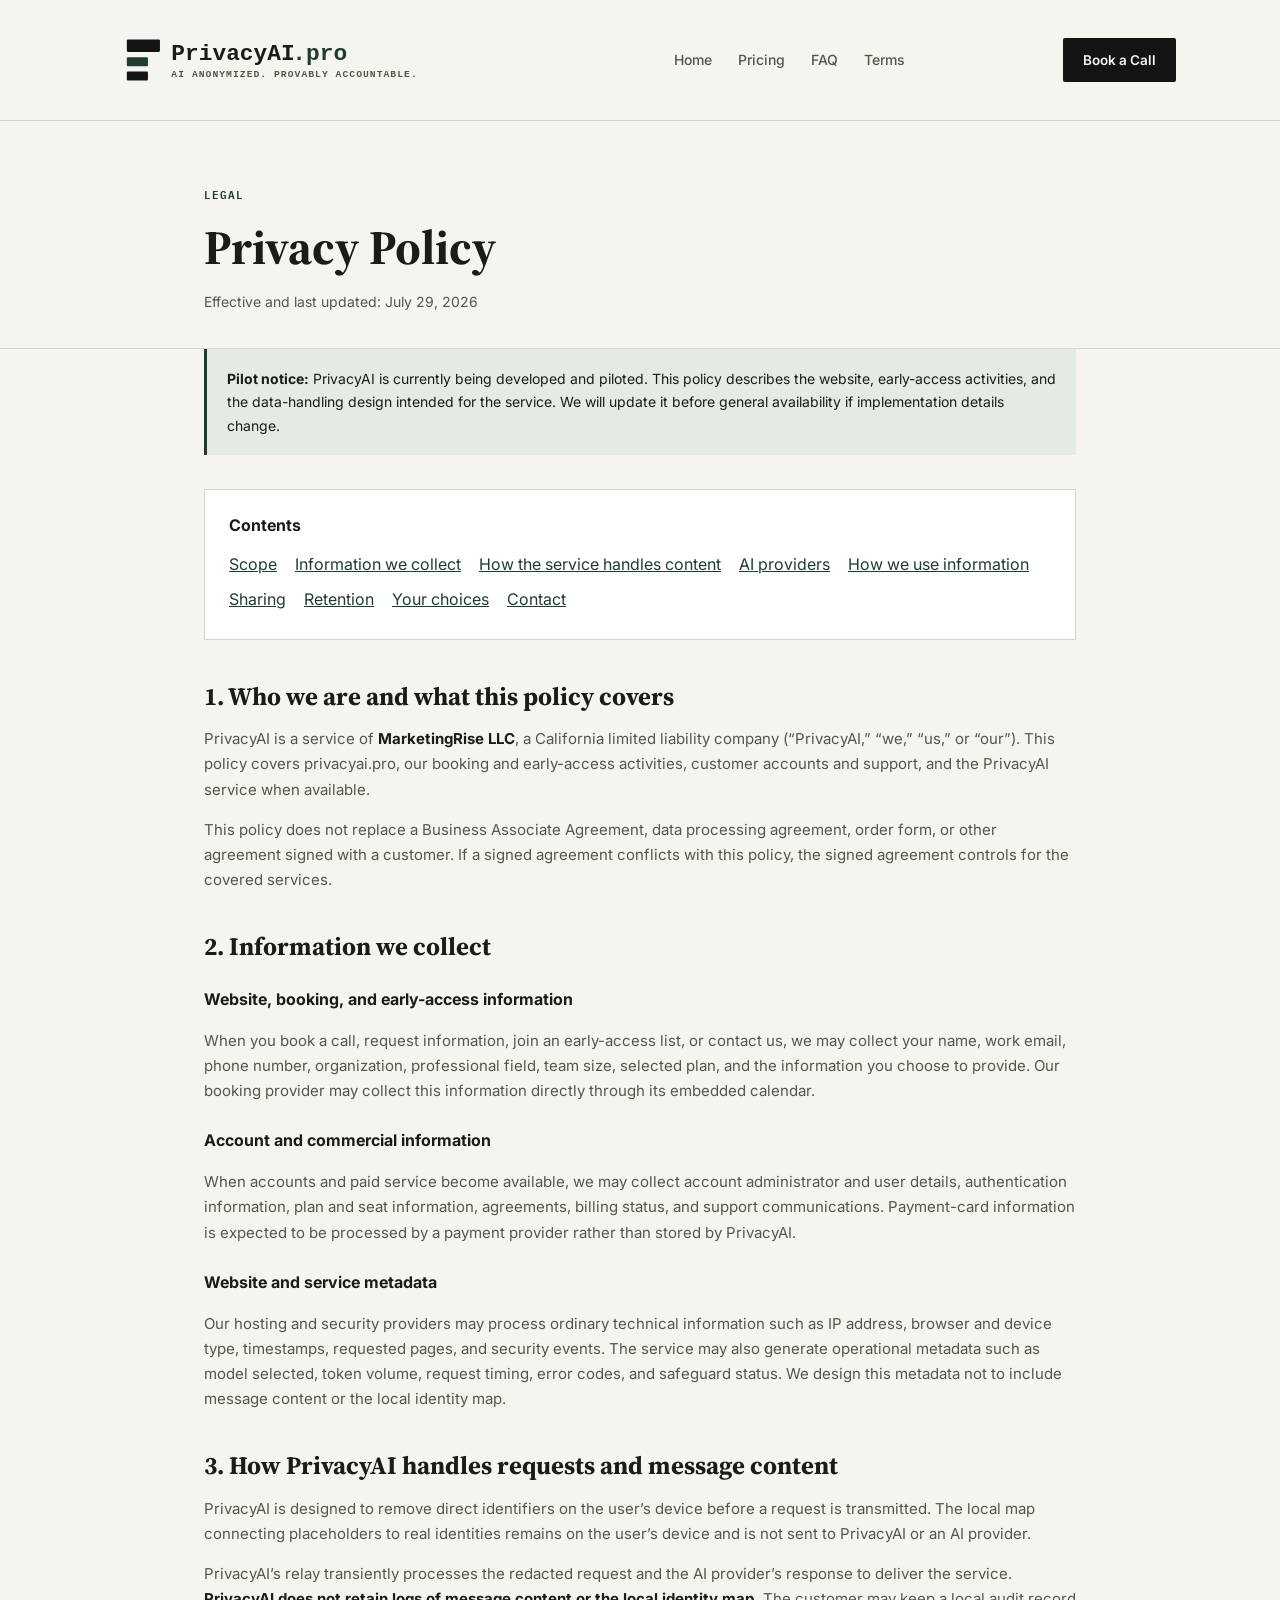
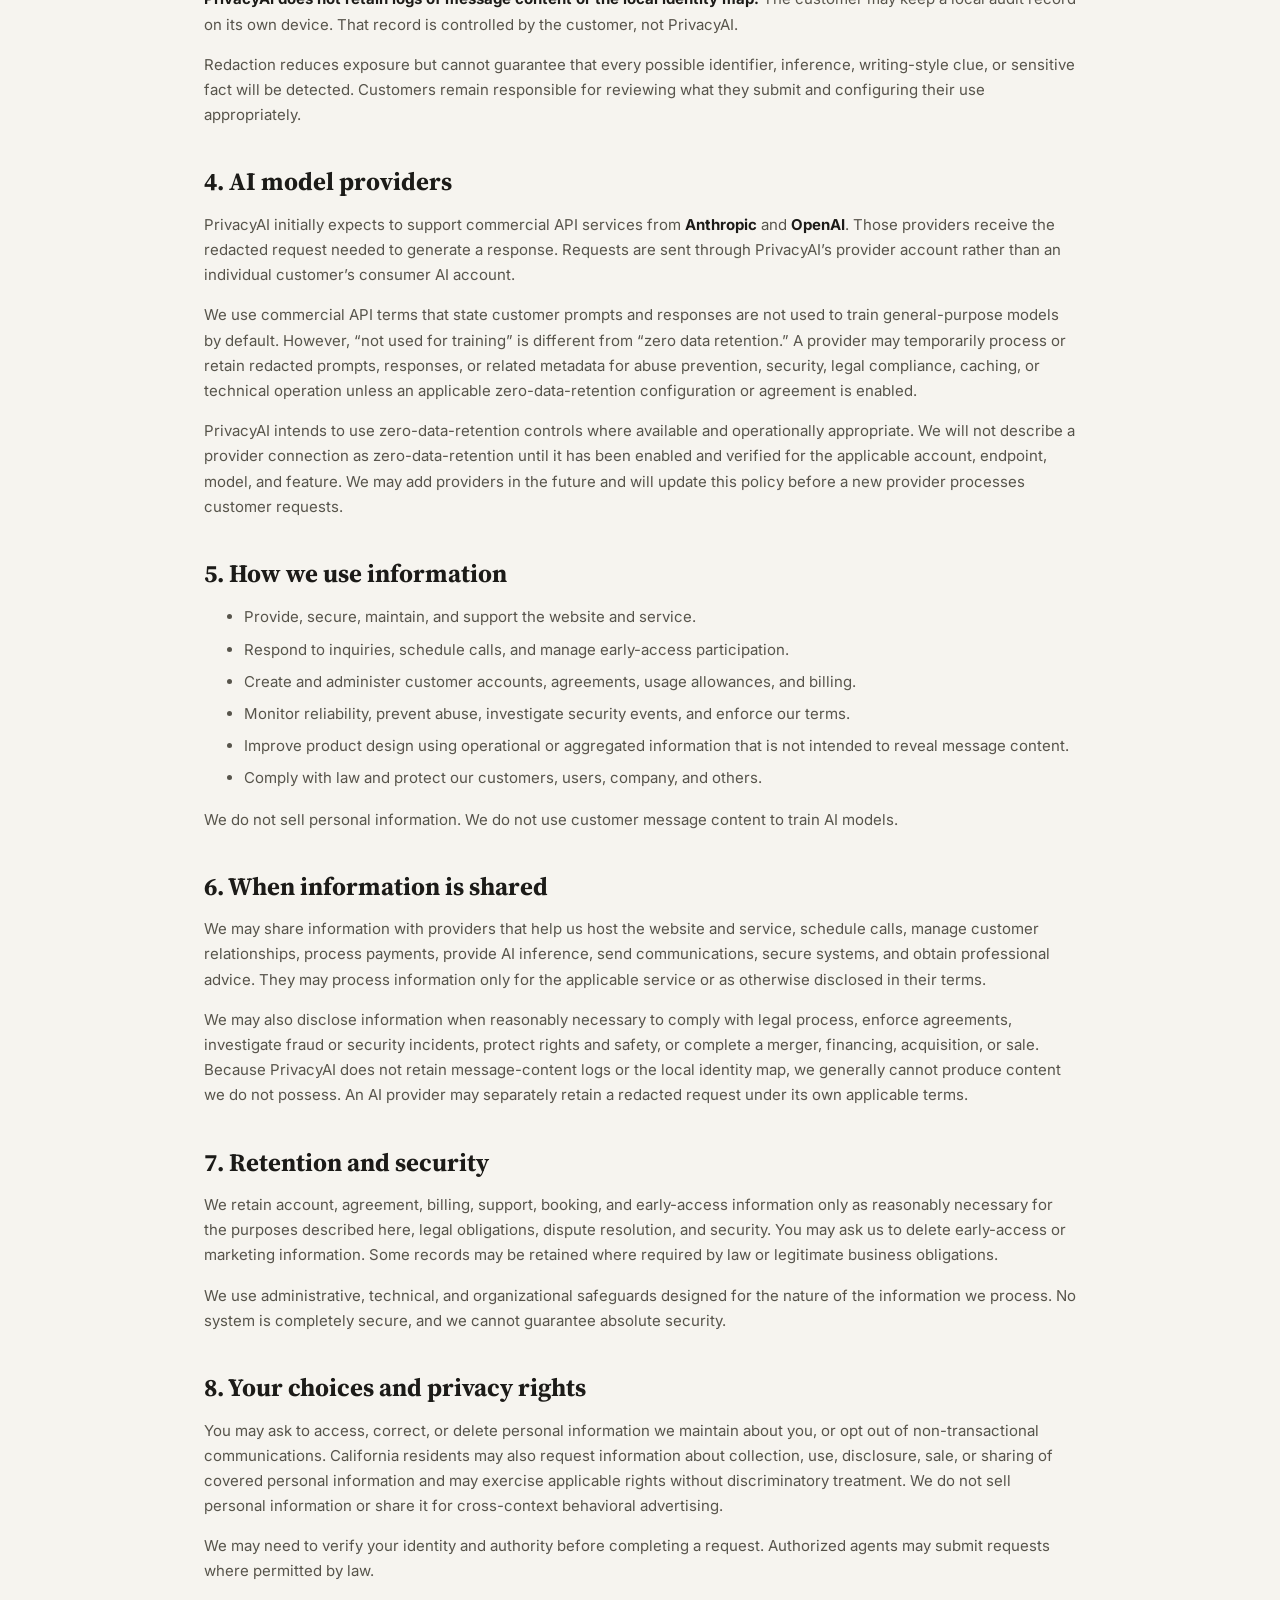
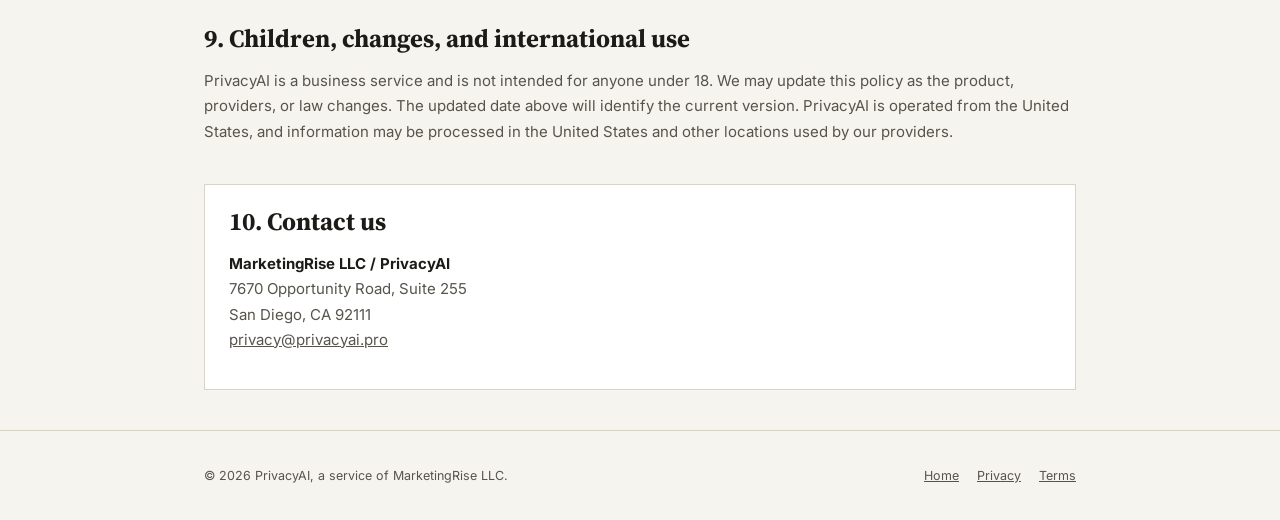
<file: privacy.html>
<!DOCTYPE html>
<html lang="en">
<head>
<meta charset="UTF-8">
<meta name="viewport" content="width=device-width, initial-scale=1.0">
<title>Privacy Policy | PrivacyAI</title>
<meta name="description" content="PrivacyAI Privacy Policy: how account data, locally redacted requests, AI provider processing, website forms, and service metadata are handled.">
<link rel="canonical" href="https://privacyai.pro/privacy">
<link rel="stylesheet" href="policy.css">
</head>
<body>
<nav>
  <div class="navwrap">
    <a href="index.html"><img src="logo.svg" alt="PrivacyAI"></a>
    <div class="navlinks">
      <a href="index.html">Home</a><a href="pricing.html">Pricing</a><a href="faq.html">FAQ</a><a href="terms.html">Terms</a>
    </div>
    <a class="nav-cta" href="https://link.sellflows.com/widget/booking/PBpJVegRgUST8xPAbuOj">Book a Call</a>
  </div>
</nav>
<header class="head">
  <div class="wrap">
    <div class="kicker">Legal</div>
    <h1>Privacy Policy</h1>
    <p class="updated">Effective and last updated: July 29, 2026</p>
  </div>
</header>
<main class="wrap">
  <div class="notice"><strong>Pilot notice:</strong> PrivacyAI is currently being developed and piloted. This policy describes the website, early-access activities, and the data-handling design intended for the service. We will update it before general availability if implementation details change.</div>
  <div class="toc">
    <strong>Contents</strong>
    <a href="#scope">Scope</a><a href="#collect">Information we collect</a><a href="#service">How the service handles content</a><a href="#providers">AI providers</a><a href="#use">How we use information</a><a href="#sharing">Sharing</a><a href="#retention">Retention</a><a href="#rights">Your choices</a><a href="#contact">Contact</a>
  </div>

  <section id="scope">
    <h2>1. Who we are and what this policy covers</h2>
    <p>PrivacyAI is a service of <strong>MarketingRise LLC</strong>, a California limited liability company (“PrivacyAI,” “we,” “us,” or “our”). This policy covers privacyai.pro, our booking and early-access activities, customer accounts and support, and the PrivacyAI service when available.</p>
    <p>This policy does not replace a Business Associate Agreement, data processing agreement, order form, or other agreement signed with a customer. If a signed agreement conflicts with this policy, the signed agreement controls for the covered services.</p>
  </section>

  <section id="collect">
    <h2>2. Information we collect</h2>
    <h3>Website, booking, and early-access information</h3>
    <p>When you book a call, request information, join an early-access list, or contact us, we may collect your name, work email, phone number, organization, professional field, team size, selected plan, and the information you choose to provide. Our booking provider may collect this information directly through its embedded calendar.</p>
    <h3>Account and commercial information</h3>
    <p>When accounts and paid service become available, we may collect account administrator and user details, authentication information, plan and seat information, agreements, billing status, and support communications. Payment-card information is expected to be processed by a payment provider rather than stored by PrivacyAI.</p>
    <h3>Website and service metadata</h3>
    <p>Our hosting and security providers may process ordinary technical information such as IP address, browser and device type, timestamps, requested pages, and security events. The service may also generate operational metadata such as model selected, token volume, request timing, error codes, and safeguard status. We design this metadata not to include message content or the local identity map.</p>
  </section>

  <section id="service">
    <h2>3. How PrivacyAI handles requests and message content</h2>
    <p>PrivacyAI is designed to remove direct identifiers on the user’s device before a request is transmitted. The local map connecting placeholders to real identities remains on the user’s device and is not sent to PrivacyAI or an AI provider.</p>
    <p>PrivacyAI’s relay transiently processes the redacted request and the AI provider’s response to deliver the service. <strong>PrivacyAI does not retain logs of message content or the local identity map.</strong> The customer may keep a local audit record on its own device. That record is controlled by the customer, not PrivacyAI.</p>
    <p>Redaction reduces exposure but cannot guarantee that every possible identifier, inference, writing-style clue, or sensitive fact will be detected. Customers remain responsible for reviewing what they submit and configuring their use appropriately.</p>
  </section>

  <section id="providers">
    <h2>4. AI model providers</h2>
    <p>PrivacyAI initially expects to support commercial API services from <strong>Anthropic</strong> and <strong>OpenAI</strong>. Those providers receive the redacted request needed to generate a response. Requests are sent through PrivacyAI’s provider account rather than an individual customer’s consumer AI account.</p>
    <p>We use commercial API terms that state customer prompts and responses are not used to train general-purpose models by default. However, “not used for training” is different from “zero data retention.” A provider may temporarily process or retain redacted prompts, responses, or related metadata for abuse prevention, security, legal compliance, caching, or technical operation unless an applicable zero-data-retention configuration or agreement is enabled.</p>
    <p>PrivacyAI intends to use zero-data-retention controls where available and operationally appropriate. We will not describe a provider connection as zero-data-retention until it has been enabled and verified for the applicable account, endpoint, model, and feature. We may add providers in the future and will update this policy before a new provider processes customer requests.</p>
  </section>

  <section id="use">
    <h2>5. How we use information</h2>
    <ul>
      <li>Provide, secure, maintain, and support the website and service.</li>
      <li>Respond to inquiries, schedule calls, and manage early-access participation.</li>
      <li>Create and administer customer accounts, agreements, usage allowances, and billing.</li>
      <li>Monitor reliability, prevent abuse, investigate security events, and enforce our terms.</li>
      <li>Improve product design using operational or aggregated information that is not intended to reveal message content.</li>
      <li>Comply with law and protect our customers, users, company, and others.</li>
    </ul>
    <p>We do not sell personal information. We do not use customer message content to train AI models.</p>
  </section>

  <section id="sharing">
    <h2>6. When information is shared</h2>
    <p>We may share information with providers that help us host the website and service, schedule calls, manage customer relationships, process payments, provide AI inference, send communications, secure systems, and obtain professional advice. They may process information only for the applicable service or as otherwise disclosed in their terms.</p>
    <p>We may also disclose information when reasonably necessary to comply with legal process, enforce agreements, investigate fraud or security incidents, protect rights and safety, or complete a merger, financing, acquisition, or sale. Because PrivacyAI does not retain message-content logs or the local identity map, we generally cannot produce content we do not possess. An AI provider may separately retain a redacted request under its own applicable terms.</p>
  </section>

  <section id="retention">
    <h2>7. Retention and security</h2>
    <p>We retain account, agreement, billing, support, booking, and early-access information only as reasonably necessary for the purposes described here, legal obligations, dispute resolution, and security. You may ask us to delete early-access or marketing information. Some records may be retained where required by law or legitimate business obligations.</p>
    <p>We use administrative, technical, and organizational safeguards designed for the nature of the information we process. No system is completely secure, and we cannot guarantee absolute security.</p>
  </section>

  <section id="rights">
    <h2>8. Your choices and privacy rights</h2>
    <p>You may ask to access, correct, or delete personal information we maintain about you, or opt out of non-transactional communications. California residents may also request information about collection, use, disclosure, sale, or sharing of covered personal information and may exercise applicable rights without discriminatory treatment. We do not sell personal information or share it for cross-context behavioral advertising.</p>
    <p>We may need to verify your identity and authority before completing a request. Authorized agents may submit requests where permitted by law.</p>
  </section>

  <section>
    <h2>9. Children, changes, and international use</h2>
    <p>PrivacyAI is a business service and is not intended for anyone under 18. We may update this policy as the product, providers, or law changes. The updated date above will identify the current version. PrivacyAI is operated from the United States, and information may be processed in the United States and other locations used by our providers.</p>
  </section>

  <section id="contact" class="contact">
    <h2>10. Contact us</h2>
    <p><strong>MarketingRise LLC / PrivacyAI</strong><br>7670 Opportunity Road, Suite 255<br>San Diego, CA 92111<br><a href="mailto:privacy@privacyai.pro">privacy@privacyai.pro</a></p>
  </section>
</main>
<footer>
  <div class="wrap footer-row"><span>© 2026 PrivacyAI, a service of MarketingRise LLC.</span><span class="footer-links"><a href="index.html">Home</a><a href="privacy.html">Privacy</a><a href="terms.html">Terms</a></span></div>
</footer>
</body>
</html>
</file>
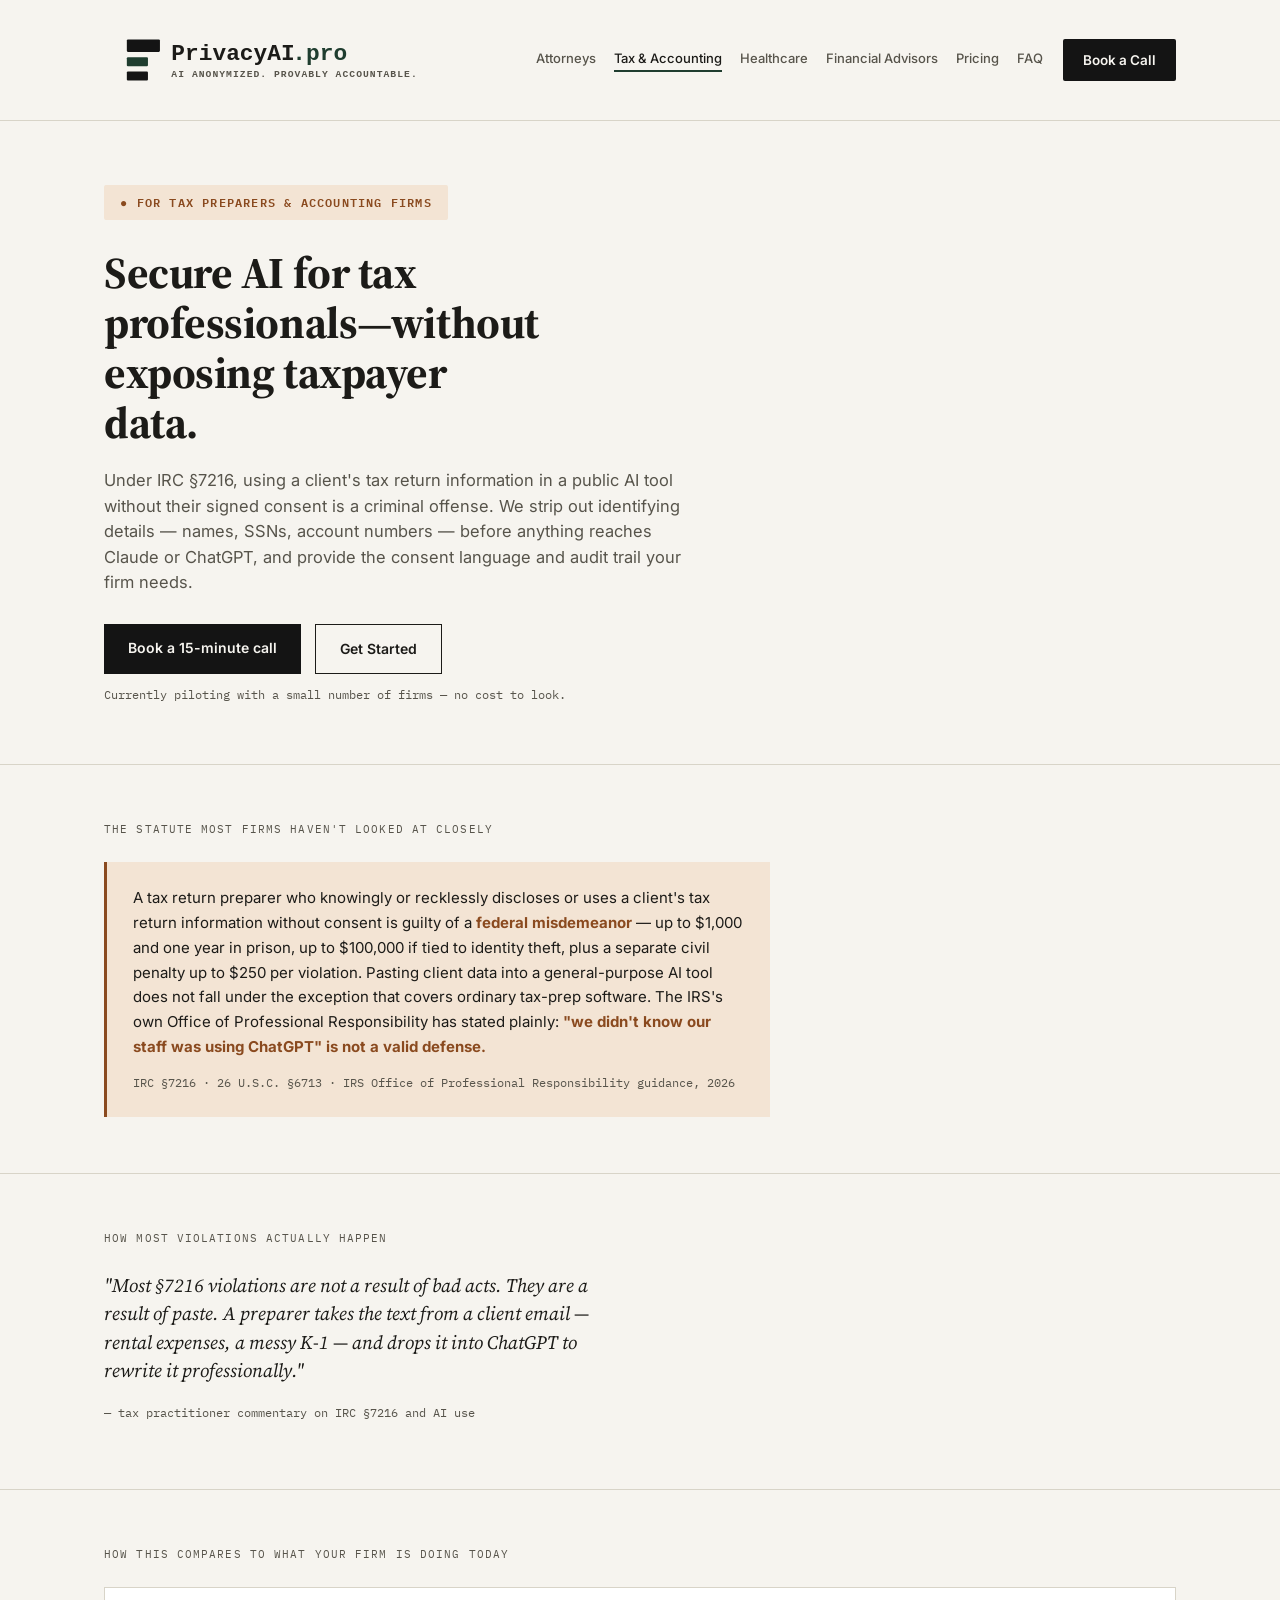
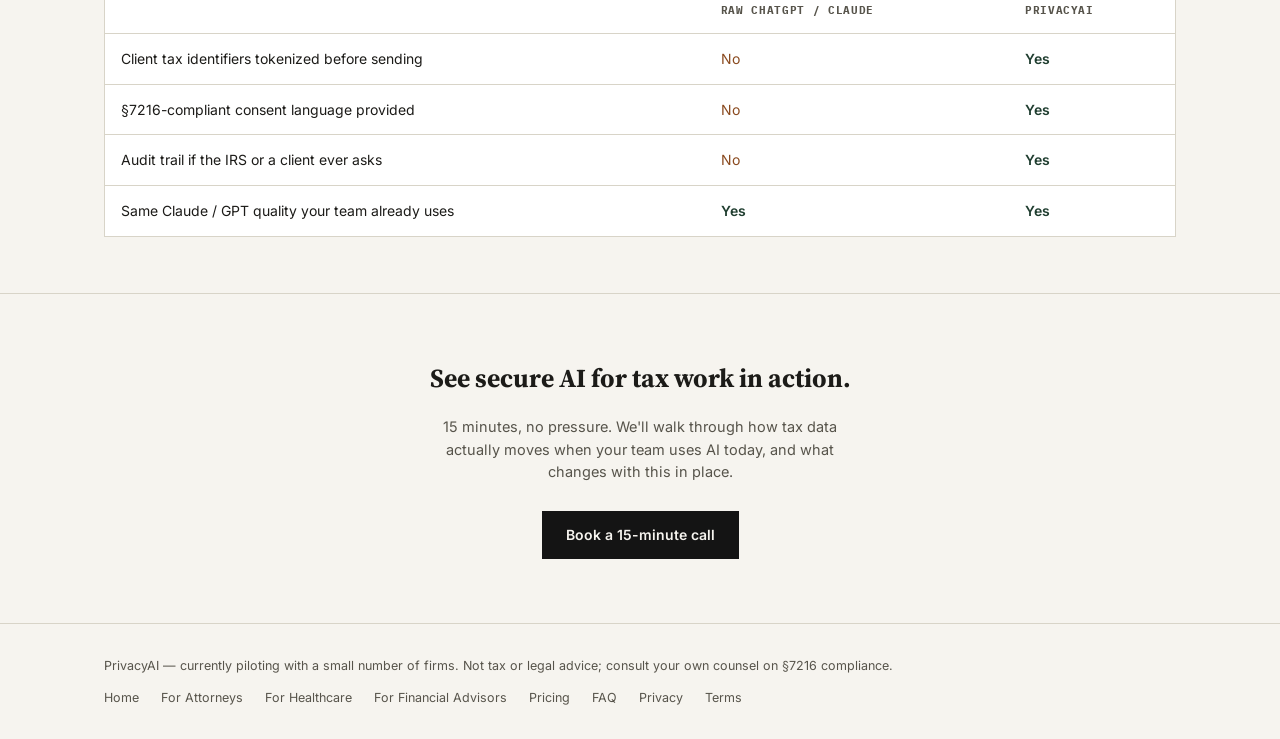
<file: tax.html>
<!DOCTYPE html>
<html lang="en">
<head>
<meta charset="UTF-8">
<meta name="viewport" content="width=device-width, initial-scale=1.0">
<link rel="stylesheet" href="booking-modal.css">
<script src="booking-modal.js" defer></script>
<title>Secure AI for Tax Professionals | PrivacyAI</title>
<meta name="description" content="Secure AI for tax professionals that redacts taxpayer names, SSNs, and account data before requests reach ChatGPT or Claude.">
<link rel="canonical" href="https://privacyai.pro/tax">
<meta property="og:type" content="website">
<meta property="og:site_name" content="PrivacyAI">
<meta property="og:title" content="Secure AI for Tax Professionals | PrivacyAI">
<meta property="og:description" content="Protect taxpayer identities before tax work reaches ChatGPT or Claude.">
<meta property="og:url" content="https://privacyai.pro/tax">
<meta name="twitter:card" content="summary">
<script type="application/ld+json">
{
  "@context": "https://schema.org",
  "@type": "BreadcrumbList",
  "itemListElement": [
    {"@type": "ListItem", "position": 1, "name": "PrivacyAI", "item": "https://privacyai.pro/"},
    {"@type": "ListItem", "position": 2, "name": "Secure AI for Tax Professionals", "item": "https://privacyai.pro/tax"}
  ]
}
</script>
<style>
  @import url('https://fonts.googleapis.com/css2?family=Source+Serif+4:ital,wght@0,600;0,700;1,500&family=IBM+Plex+Mono:wght@400;500;600&family=Inter:wght@400;500;600;700&display=swap');
  :root{
    --paper:#f6f4ef;--panel:#ffffff;--ink:#1c1b18;--ink-soft:#57544b;--ink-faint:#8a8677;
    --rule:#d8d4c8;--redact:#141414;--protected:#1f3d2f;--protected-soft:#e3ebe4;
    --warn:#8a4a1f;--warn-bg:#f3e4d4;
  }
  *{box-sizing:border-box;} html,body{margin:0;padding:0;}
  body{background:var(--paper);color:var(--ink);font-family:'Inter',system-ui,sans-serif;line-height:1.55;}
  a{color:inherit;text-decoration:none;}
  .wrap{max-width:1120px;margin:0 auto;padding:0 24px;}
  nav{padding:20px 0;border-bottom:1px solid var(--rule);}
  nav .wrap{display:flex;justify-content:space-between;align-items:center;}
  .navlinks{display:flex;gap:18px;font-size:13px;font-weight:500;color:var(--ink-soft);white-space:nowrap;}
  .navlinks a.active{color:var(--ink);border-bottom:2px solid var(--protected);padding-bottom:2px;}
  .navlinks a:hover{color:var(--ink);}
  .nav-cta{background:var(--redact);color:var(--paper);padding:11px 20px;border-radius:2px;font-weight:600;font-size:13.5px;white-space:nowrap;flex-shrink:0;}
  .nav-cta:hover{background:#000;}

  .hero{padding:64px 0 48px;border-bottom:1px solid var(--rule);}
  .eyebrow{display:inline-flex;align-items:center;gap:10px;font-family:'IBM Plex Mono',monospace;font-size:12px;font-weight:600;letter-spacing:0.1em;text-transform:uppercase;color:var(--warn);background:var(--warn-bg);padding:8px 16px;border-radius:2px;margin-bottom:28px;}
  h1{font-family:'Source Serif 4',serif;font-weight:700;font-size:clamp(28px,4.4vw,44px);line-height:1.14;margin:0 0 20px;letter-spacing:-0.01em;max-width:19ch;}
  .hero-sub{font-size:16.5px;color:var(--ink-soft);max-width:58ch;margin-bottom:28px;}
  .hero-ctas{display:flex;gap:14px;flex-wrap:wrap;margin-bottom:8px;}
  .btn{font-family:'Inter',sans-serif;font-weight:600;font-size:14px;padding:13px 24px;text-decoration:none;display:inline-block;border:none;cursor:pointer;}
  .btn-dark{background:var(--redact);color:var(--paper);}
  .btn-dark:hover{background:#000;}
  .btn-outline{border:1px solid var(--ink);color:var(--ink);background:transparent;}
  .microcopy{font-size:12px;color:var(--ink-soft);font-family:'IBM Plex Mono',monospace;}

  section{padding:56px 0;border-bottom:1px solid var(--rule);}
  .kicker{font-family:'IBM Plex Mono',monospace;font-size:11px;letter-spacing:0.1em;text-transform:uppercase;color:var(--ink-soft);margin-bottom:24px;}
  .statute-box{background:var(--warn-bg);border-left:3px solid var(--warn);padding:24px 26px;font-size:15px;line-height:1.65;max-width:74ch;}
  .statute-box b{color:var(--warn);}
  .statute-cite{font-family:'IBM Plex Mono',monospace;font-size:11.5px;color:var(--ink-soft);margin-top:14px;}

  .paste-quote{font-family:'Source Serif 4',serif;font-style:italic;font-size:19px;max-width:52ch;line-height:1.5;color:var(--ink);}
  .paste-attr{font-family:'IBM Plex Mono',monospace;font-size:11.5px;color:var(--ink-soft);margin-top:12px;}

  table{width:100%;border-collapse:collapse;border:1px solid var(--rule);font-size:14px;}
  th,td{padding:14px 16px;text-align:left;border-bottom:1px solid var(--rule);}
  th{font-family:'IBM Plex Mono',monospace;font-size:11px;letter-spacing:0.06em;text-transform:uppercase;color:var(--ink-soft);background:#fff;}
  td{background:#fff;}
  .yes{color:var(--protected);font-weight:600;}
  .no{color:var(--warn);}

  .cta-block{padding:64px 0;text-align:center;}
  .cta-block h2{font-family:'Source Serif 4',serif;font-weight:700;font-size:26px;max-width:34ch;margin:0 auto 18px;}
  .cta-block p{color:var(--ink-soft);max-width:50ch;margin:0 auto 28px;font-size:14.5px;}

  footer{padding:32px 0;font-size:12.5px;color:var(--ink-soft);border-top:1px solid var(--rule);}
  .f-links{display:flex;gap:22px;margin-top:12px;flex-wrap:wrap;}
  .f-links a:hover{color:var(--ink);}

  @media(max-width:640px){
    .wrap{padding-left:20px;padding-right:20px;}
    nav{padding:10px 0;}
    nav .wrap{justify-content:flex-start;}
    nav img{width:min(100%,320px);height:auto !important;}
    .navlinks,.nav-cta{display:none;}
    .hero{padding:36px 0 32px;}
    section{padding:44px 0;}
    .cta-block{padding:48px 0;}
    table{display:block;max-width:100%;overflow-x:auto;-webkit-overflow-scrolling:touch;}
  }
</style>
</head>
<body>
<nav>
  <div class="wrap">
    <a href="index.html"><img src="logo.svg" alt="PrivacyAI" style="height:80px;display:block;"></a>
    <div class="navlinks">
      <a href="legal.html">Attorneys</a>
      <a class="active" href="tax.html">Tax &amp; Accounting</a>
      <a href="healthcare.html">Healthcare</a>
      <a href="financial.html">Financial Advisors</a>
      <a href="pricing.html">Pricing</a>
      <a href="faq.html">FAQ</a>
    </div>
    <a class="nav-cta" href="https://link.sellflows.com/widget/booking/PBpJVegRgUST8xPAbuOj">Book a Call</a>
  </div>
</nav>

<section class="hero">
  <div class="wrap">
    <div class="eyebrow">● For tax preparers &amp; accounting firms</div>
    <h1>Secure AI for tax professionals—without exposing taxpayer data.</h1>
    <p class="hero-sub">Under IRC §7216, using a client's tax return information in a public AI tool without their signed consent is a criminal offense. We strip out identifying details — names, SSNs, account numbers — before anything reaches Claude or ChatGPT, and provide the consent language and audit trail your firm needs.</p>
    <div class="hero-ctas">
      <a class="btn btn-dark" href="https://link.sellflows.com/widget/booking/PBpJVegRgUST8xPAbuOj">Book a 15-minute call</a>
      <a class="btn btn-outline" href="https://link.sellflows.com/widget/form/1FQfrmu2PW0arcnSk0aJ">Get Started</a>
    </div>
    <p class="microcopy">Currently piloting with a small number of firms — no cost to look.</p>
  </div>
</section>

<section>
  <div class="wrap">
    <div class="kicker">The statute most firms haven't looked at closely</div>
    <div class="statute-box">
      A tax return preparer who knowingly or recklessly discloses or uses a client's tax return information without consent is guilty of a <b>federal misdemeanor</b> — up to $1,000 and one year in prison, up to $100,000 if tied to identity theft, plus a separate civil penalty up to $250 per violation. Pasting client data into a general-purpose AI tool does not fall under the exception that covers ordinary tax-prep software. The IRS's own Office of Professional Responsibility has stated plainly: <b>"we didn't know our staff was using ChatGPT" is not a valid defense.</b>
      <div class="statute-cite">IRC §7216 · 26 U.S.C. §6713 · IRS Office of Professional Responsibility guidance, 2026</div>
    </div>
  </div>
</section>

<section>
  <div class="wrap">
    <div class="kicker">How most violations actually happen</div>
    <p class="paste-quote">"Most §7216 violations are not a result of bad acts. They are a result of paste. A preparer takes the text from a client email — rental expenses, a messy K-1 — and drops it into ChatGPT to rewrite it professionally."</p>
    <p class="paste-attr">— tax practitioner commentary on IRC §7216 and AI use</p>
  </div>
</section>

<section>
  <div class="wrap">
    <div class="kicker">How this compares to what your firm is doing today</div>
    <table>
      <tr><th></th><th>Raw ChatGPT / Claude</th><th>PrivacyAI</th></tr>
      <tr><td>Client tax identifiers tokenized before sending</td><td class="no">No</td><td class="yes">Yes</td></tr>
      <tr><td>§7216-compliant consent language provided</td><td class="no">No</td><td class="yes">Yes</td></tr>
      <tr><td>Audit trail if the IRS or a client ever asks</td><td class="no">No</td><td class="yes">Yes</td></tr>
      <tr><td>Same Claude / GPT quality your team already uses</td><td class="yes">Yes</td><td class="yes">Yes</td></tr>
    </table>
  </div>
</section>

<section class="cta-block" id="book" style="border-bottom:none;">
  <div class="wrap">
    <h2>See secure AI for tax work in action.</h2>
    <p>15 minutes, no pressure. We'll walk through how tax data actually moves when your team uses AI today, and what changes with this in place.</p>
    <a class="btn btn-dark" href="https://link.sellflows.com/widget/booking/PBpJVegRgUST8xPAbuOj">Book a 15-minute call</a>
  </div>
</section>

<footer>
  <div class="wrap">
    <div>PrivacyAI — currently piloting with a small number of firms. Not tax or legal advice; consult your own counsel on §7216 compliance.</div>
    <div class="f-links">
      <a href="index.html">Home</a>
      <a href="legal.html">For Attorneys</a>
      <a href="healthcare.html">For Healthcare</a>
      <a href="financial.html">For Financial Advisors</a>
      <a href="pricing.html">Pricing</a>
      <a href="faq.html">FAQ</a>
      <a href="privacy.html">Privacy</a>
      <a href="terms.html">Terms</a>
    </div>
  </div>
</footer>
</body>
</html>
</file>
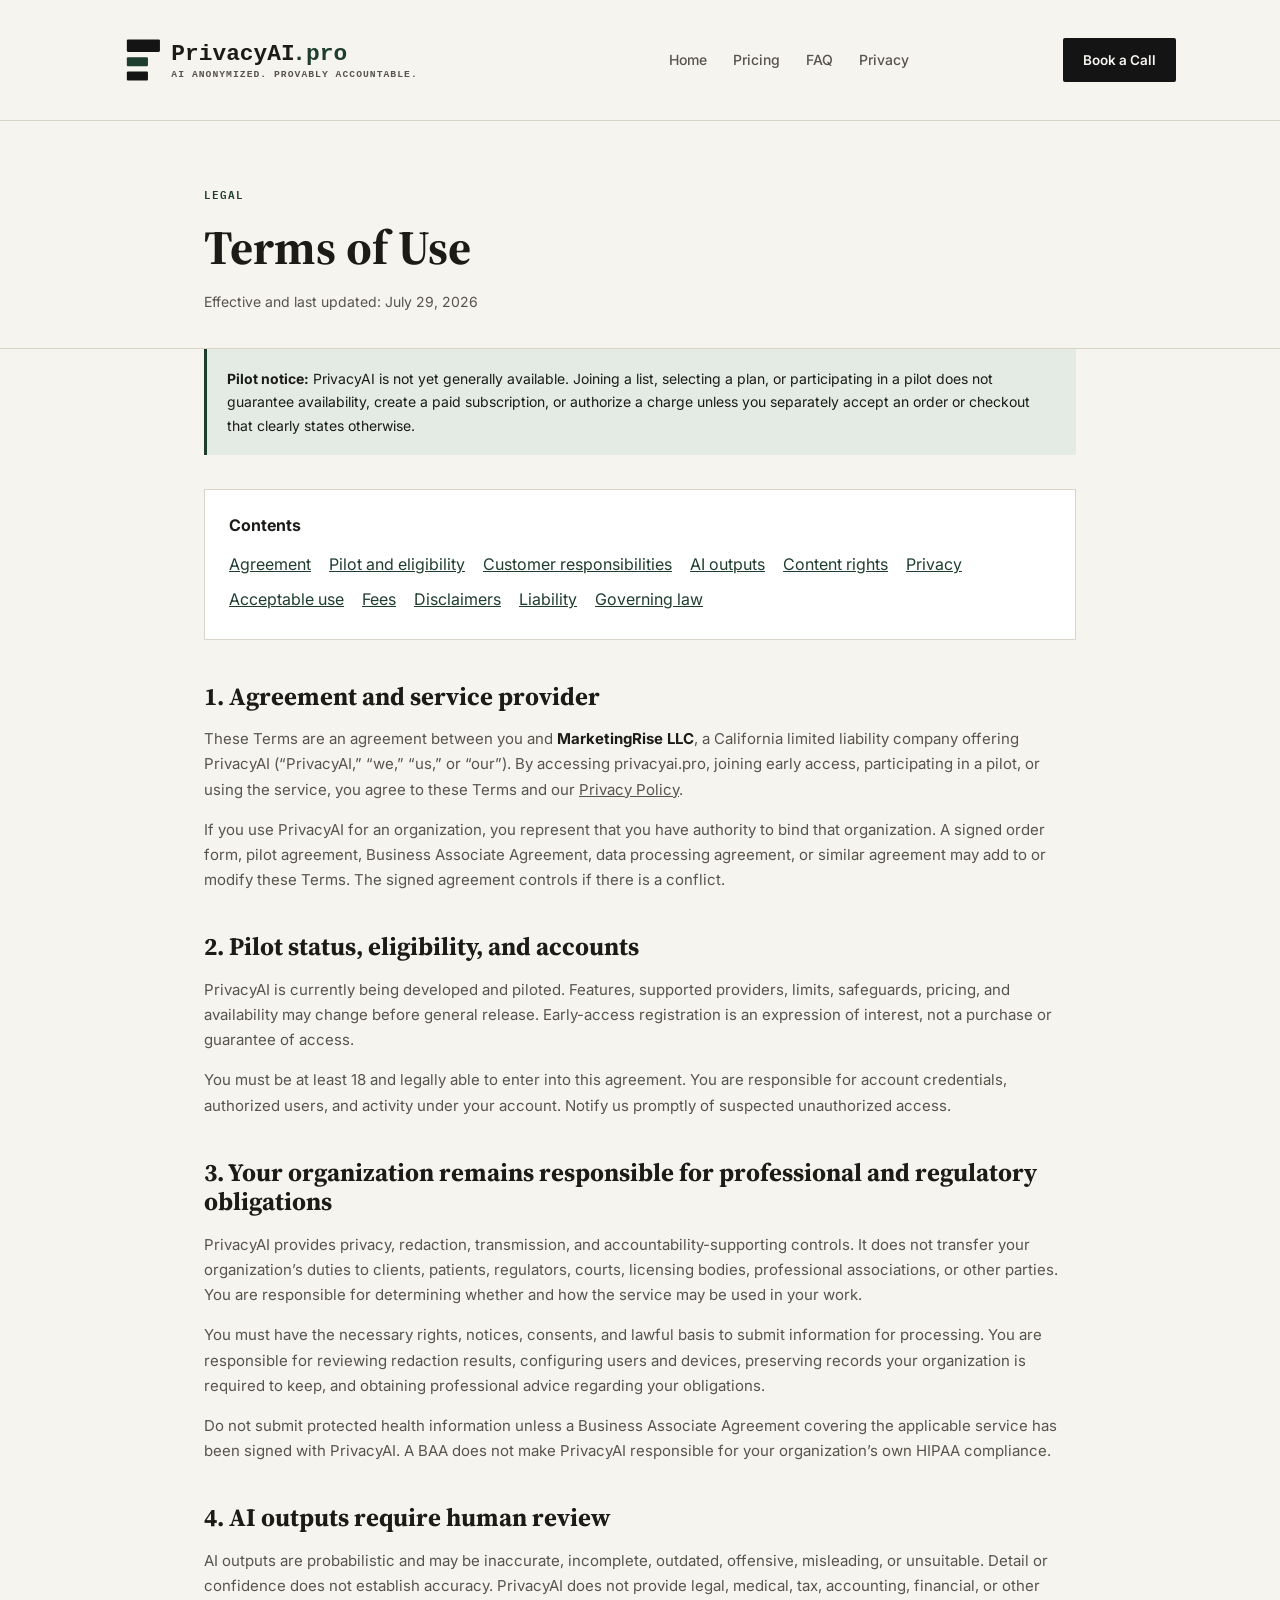
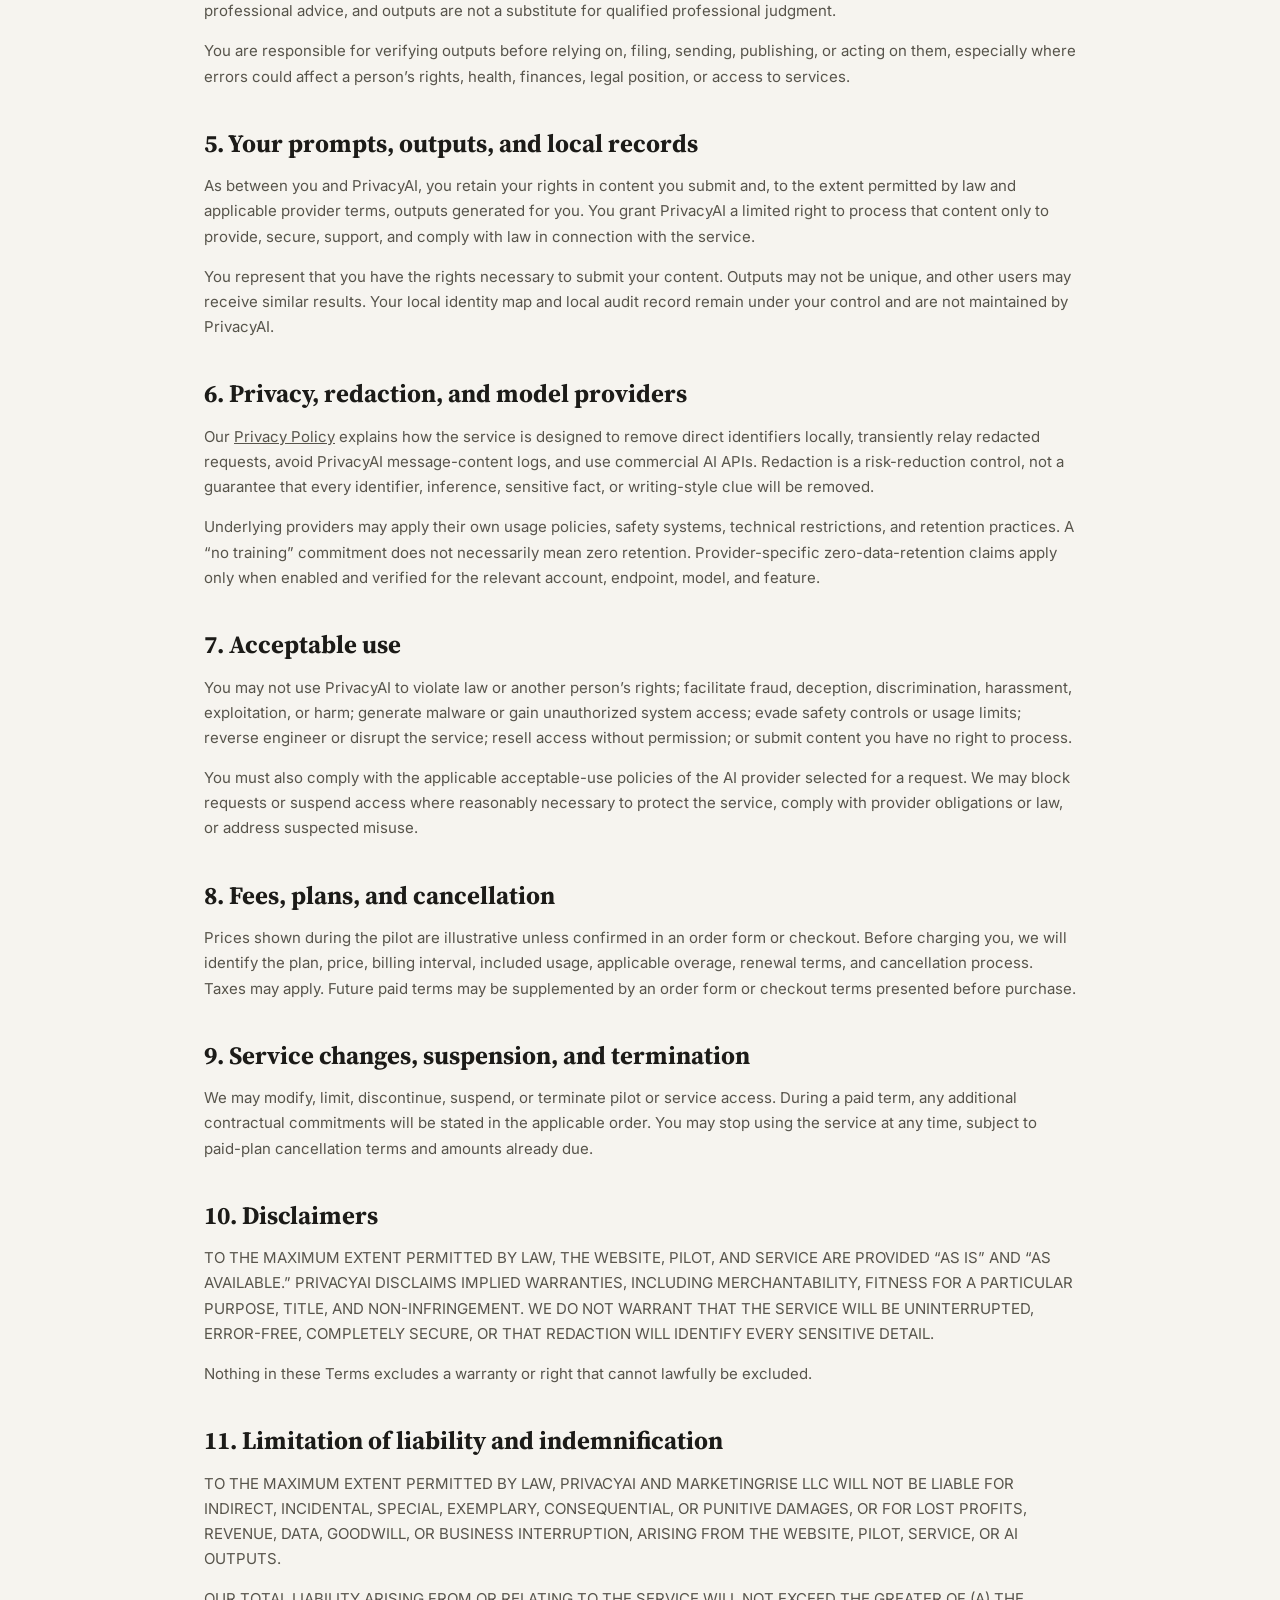
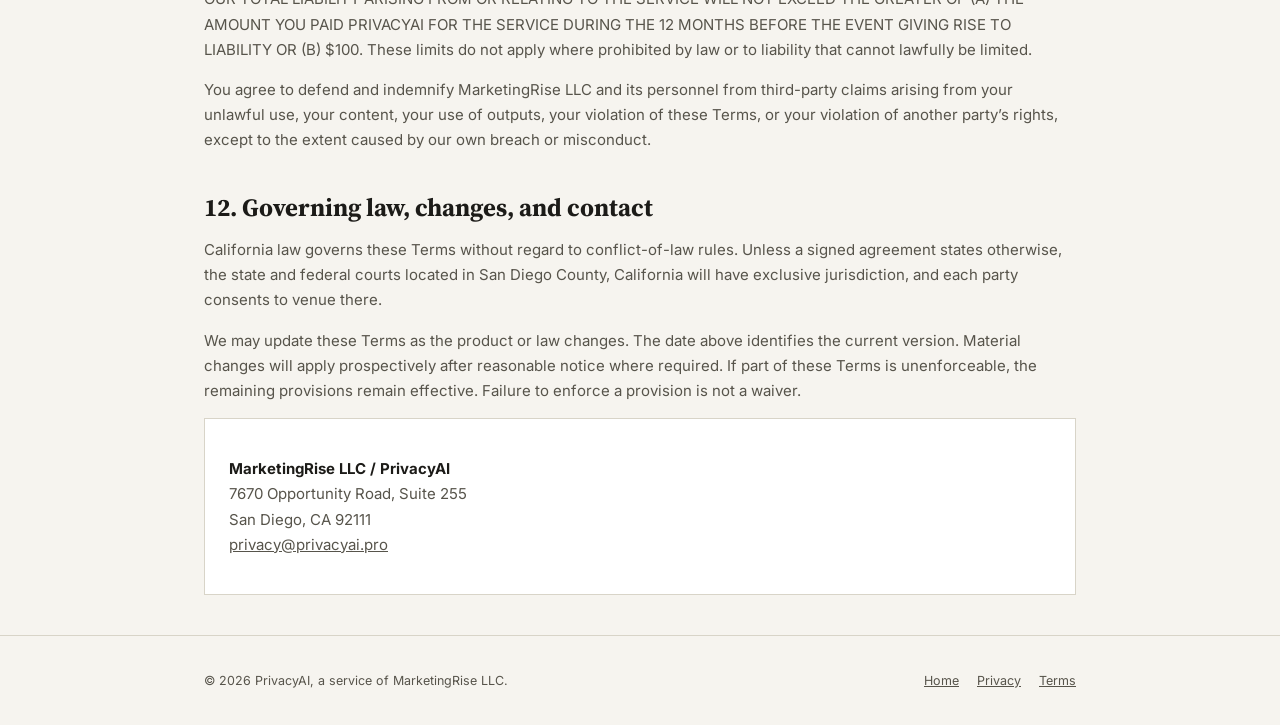
<file: terms.html>
<!DOCTYPE html>
<html lang="en">
<head>
<meta charset="UTF-8">
<meta name="viewport" content="width=device-width, initial-scale=1.0">
<title>Terms of Use | PrivacyAI</title>
<meta name="description" content="PrivacyAI Terms of Use for the website, pilot, early access, and secure AI service for professional organizations.">
<link rel="canonical" href="https://privacyai.pro/terms">
<link rel="stylesheet" href="policy.css">
</head>
<body>
<nav>
  <div class="navwrap">
    <a href="index.html"><img src="logo.svg" alt="PrivacyAI"></a>
    <div class="navlinks">
      <a href="index.html">Home</a><a href="pricing.html">Pricing</a><a href="faq.html">FAQ</a><a href="privacy.html">Privacy</a>
    </div>
    <a class="nav-cta" href="https://link.sellflows.com/widget/booking/PBpJVegRgUST8xPAbuOj">Book a Call</a>
  </div>
</nav>
<header class="head">
  <div class="wrap">
    <div class="kicker">Legal</div>
    <h1>Terms of Use</h1>
    <p class="updated">Effective and last updated: July 29, 2026</p>
  </div>
</header>
<main class="wrap">
  <div class="notice"><strong>Pilot notice:</strong> PrivacyAI is not yet generally available. Joining a list, selecting a plan, or participating in a pilot does not guarantee availability, create a paid subscription, or authorize a charge unless you separately accept an order or checkout that clearly states otherwise.</div>
  <div class="toc">
    <strong>Contents</strong>
    <a href="#agreement">Agreement</a><a href="#pilot">Pilot and eligibility</a><a href="#responsibility">Customer responsibilities</a><a href="#outputs">AI outputs</a><a href="#content">Content rights</a><a href="#privacy">Privacy</a><a href="#use">Acceptable use</a><a href="#fees">Fees</a><a href="#disclaimers">Disclaimers</a><a href="#liability">Liability</a><a href="#law">Governing law</a>
  </div>

  <section id="agreement">
    <h2>1. Agreement and service provider</h2>
    <p>These Terms are an agreement between you and <strong>MarketingRise LLC</strong>, a California limited liability company offering PrivacyAI (“PrivacyAI,” “we,” “us,” or “our”). By accessing privacyai.pro, joining early access, participating in a pilot, or using the service, you agree to these Terms and our <a href="privacy.html">Privacy Policy</a>.</p>
    <p>If you use PrivacyAI for an organization, you represent that you have authority to bind that organization. A signed order form, pilot agreement, Business Associate Agreement, data processing agreement, or similar agreement may add to or modify these Terms. The signed agreement controls if there is a conflict.</p>
  </section>

  <section id="pilot">
    <h2>2. Pilot status, eligibility, and accounts</h2>
    <p>PrivacyAI is currently being developed and piloted. Features, supported providers, limits, safeguards, pricing, and availability may change before general release. Early-access registration is an expression of interest, not a purchase or guarantee of access.</p>
    <p>You must be at least 18 and legally able to enter into this agreement. You are responsible for account credentials, authorized users, and activity under your account. Notify us promptly of suspected unauthorized access.</p>
  </section>

  <section id="responsibility">
    <h2>3. Your organization remains responsible for professional and regulatory obligations</h2>
    <p>PrivacyAI provides privacy, redaction, transmission, and accountability-supporting controls. It does not transfer your organization’s duties to clients, patients, regulators, courts, licensing bodies, professional associations, or other parties. You are responsible for determining whether and how the service may be used in your work.</p>
    <p>You must have the necessary rights, notices, consents, and lawful basis to submit information for processing. You are responsible for reviewing redaction results, configuring users and devices, preserving records your organization is required to keep, and obtaining professional advice regarding your obligations.</p>
    <p>Do not submit protected health information unless a Business Associate Agreement covering the applicable service has been signed with PrivacyAI. A BAA does not make PrivacyAI responsible for your organization’s own HIPAA compliance.</p>
  </section>

  <section id="outputs">
    <h2>4. AI outputs require human review</h2>
    <p>AI outputs are probabilistic and may be inaccurate, incomplete, outdated, offensive, misleading, or unsuitable. Detail or confidence does not establish accuracy. PrivacyAI does not provide legal, medical, tax, accounting, financial, or other professional advice, and outputs are not a substitute for qualified professional judgment.</p>
    <p>You are responsible for verifying outputs before relying on, filing, sending, publishing, or acting on them, especially where errors could affect a person’s rights, health, finances, legal position, or access to services.</p>
  </section>

  <section id="content">
    <h2>5. Your prompts, outputs, and local records</h2>
    <p>As between you and PrivacyAI, you retain your rights in content you submit and, to the extent permitted by law and applicable provider terms, outputs generated for you. You grant PrivacyAI a limited right to process that content only to provide, secure, support, and comply with law in connection with the service.</p>
    <p>You represent that you have the rights necessary to submit your content. Outputs may not be unique, and other users may receive similar results. Your local identity map and local audit record remain under your control and are not maintained by PrivacyAI.</p>
  </section>

  <section id="privacy">
    <h2>6. Privacy, redaction, and model providers</h2>
    <p>Our <a href="privacy.html">Privacy Policy</a> explains how the service is designed to remove direct identifiers locally, transiently relay redacted requests, avoid PrivacyAI message-content logs, and use commercial AI APIs. Redaction is a risk-reduction control, not a guarantee that every identifier, inference, sensitive fact, or writing-style clue will be removed.</p>
    <p>Underlying providers may apply their own usage policies, safety systems, technical restrictions, and retention practices. A “no training” commitment does not necessarily mean zero retention. Provider-specific zero-data-retention claims apply only when enabled and verified for the relevant account, endpoint, model, and feature.</p>
  </section>

  <section id="use">
    <h2>7. Acceptable use</h2>
    <p>You may not use PrivacyAI to violate law or another person’s rights; facilitate fraud, deception, discrimination, harassment, exploitation, or harm; generate malware or gain unauthorized system access; evade safety controls or usage limits; reverse engineer or disrupt the service; resell access without permission; or submit content you have no right to process.</p>
    <p>You must also comply with the applicable acceptable-use policies of the AI provider selected for a request. We may block requests or suspend access where reasonably necessary to protect the service, comply with provider obligations or law, or address suspected misuse.</p>
  </section>

  <section id="fees">
    <h2>8. Fees, plans, and cancellation</h2>
    <p>Prices shown during the pilot are illustrative unless confirmed in an order form or checkout. Before charging you, we will identify the plan, price, billing interval, included usage, applicable overage, renewal terms, and cancellation process. Taxes may apply. Future paid terms may be supplemented by an order form or checkout terms presented before purchase.</p>
  </section>

  <section>
    <h2>9. Service changes, suspension, and termination</h2>
    <p>We may modify, limit, discontinue, suspend, or terminate pilot or service access. During a paid term, any additional contractual commitments will be stated in the applicable order. You may stop using the service at any time, subject to paid-plan cancellation terms and amounts already due.</p>
  </section>

  <section id="disclaimers">
    <h2>10. Disclaimers</h2>
    <p>TO THE MAXIMUM EXTENT PERMITTED BY LAW, THE WEBSITE, PILOT, AND SERVICE ARE PROVIDED “AS IS” AND “AS AVAILABLE.” PRIVACYAI DISCLAIMS IMPLIED WARRANTIES, INCLUDING MERCHANTABILITY, FITNESS FOR A PARTICULAR PURPOSE, TITLE, AND NON-INFRINGEMENT. WE DO NOT WARRANT THAT THE SERVICE WILL BE UNINTERRUPTED, ERROR-FREE, COMPLETELY SECURE, OR THAT REDACTION WILL IDENTIFY EVERY SENSITIVE DETAIL.</p>
    <p>Nothing in these Terms excludes a warranty or right that cannot lawfully be excluded.</p>
  </section>

  <section id="liability">
    <h2>11. Limitation of liability and indemnification</h2>
    <p>TO THE MAXIMUM EXTENT PERMITTED BY LAW, PRIVACYAI AND MARKETINGRISE LLC WILL NOT BE LIABLE FOR INDIRECT, INCIDENTAL, SPECIAL, EXEMPLARY, CONSEQUENTIAL, OR PUNITIVE DAMAGES, OR FOR LOST PROFITS, REVENUE, DATA, GOODWILL, OR BUSINESS INTERRUPTION, ARISING FROM THE WEBSITE, PILOT, SERVICE, OR AI OUTPUTS.</p>
    <p>OUR TOTAL LIABILITY ARISING FROM OR RELATING TO THE SERVICE WILL NOT EXCEED THE GREATER OF (A) THE AMOUNT YOU PAID PRIVACYAI FOR THE SERVICE DURING THE 12 MONTHS BEFORE THE EVENT GIVING RISE TO LIABILITY OR (B) $100. These limits do not apply where prohibited by law or to liability that cannot lawfully be limited.</p>
    <p>You agree to defend and indemnify MarketingRise LLC and its personnel from third-party claims arising from your unlawful use, your content, your use of outputs, your violation of these Terms, or your violation of another party’s rights, except to the extent caused by our own breach or misconduct.</p>
  </section>

  <section id="law">
    <h2>12. Governing law, changes, and contact</h2>
    <p>California law governs these Terms without regard to conflict-of-law rules. Unless a signed agreement states otherwise, the state and federal courts located in San Diego County, California will have exclusive jurisdiction, and each party consents to venue there.</p>
    <p>We may update these Terms as the product or law changes. The date above identifies the current version. Material changes will apply prospectively after reasonable notice where required. If part of these Terms is unenforceable, the remaining provisions remain effective. Failure to enforce a provision is not a waiver.</p>
    <div class="contact">
      <p><strong>MarketingRise LLC / PrivacyAI</strong><br>7670 Opportunity Road, Suite 255<br>San Diego, CA 92111<br><a href="mailto:privacy@privacyai.pro">privacy@privacyai.pro</a></p>
    </div>
  </section>
</main>
<footer>
  <div class="wrap footer-row"><span>© 2026 PrivacyAI, a service of MarketingRise LLC.</span><span class="footer-links"><a href="index.html">Home</a><a href="privacy.html">Privacy</a><a href="terms.html">Terms</a></span></div>
</footer>
</body>
</html>
</file>
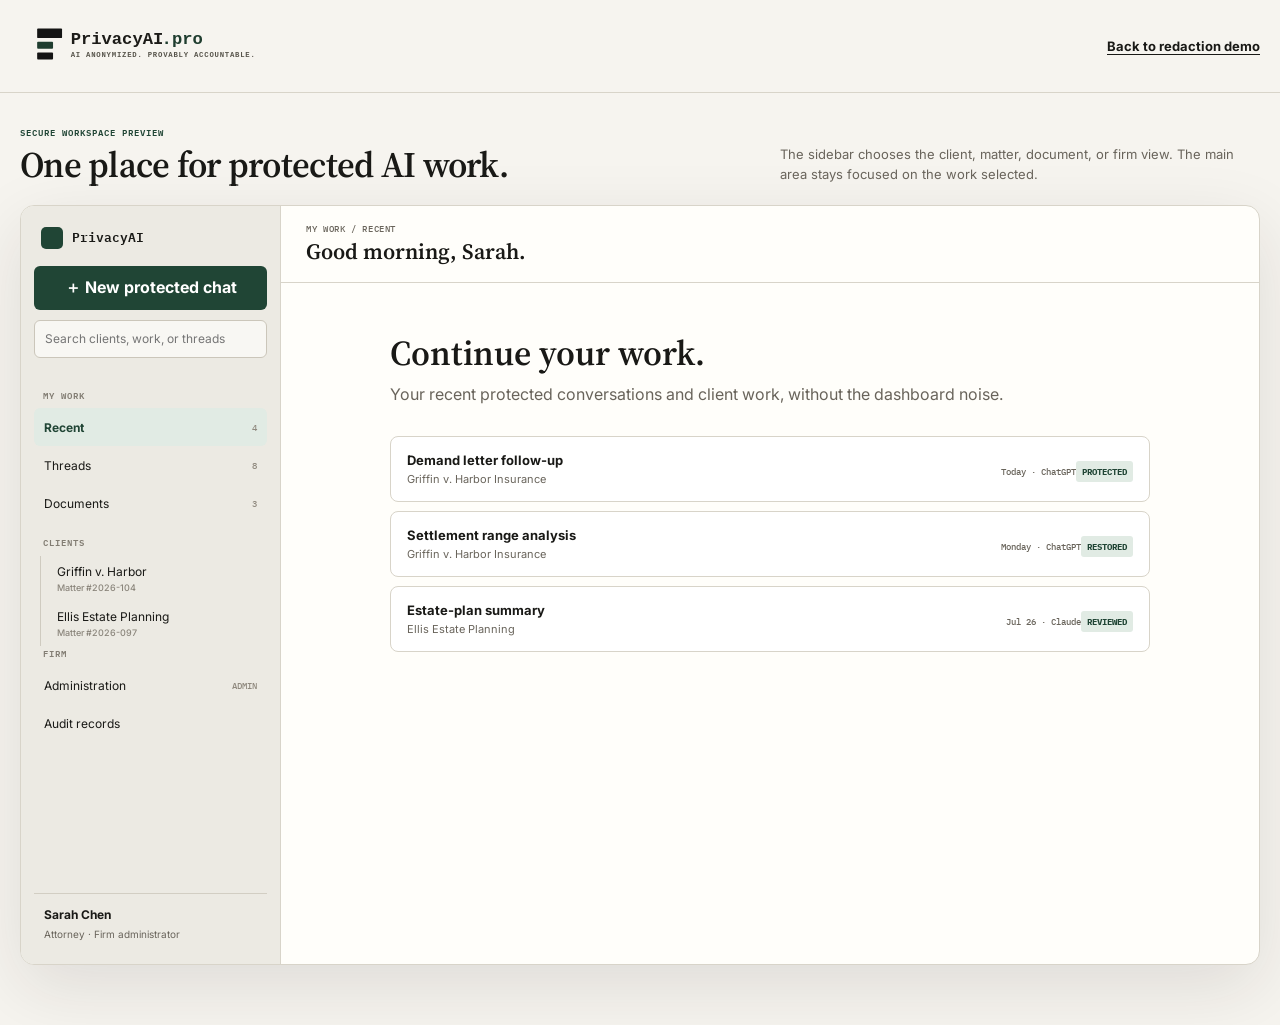
<file: workspace.html>
<!doctype html>
<html lang="en">
<head>
  <meta charset="utf-8">
  <meta name="viewport" content="width=device-width,initial-scale=1">
  <meta name="robots" content="noindex,nofollow">
  <title>Secure Workspace Preview | PrivacyAI</title>
  <style>
    @import url("https://fonts.googleapis.com/css2?family=IBM+Plex+Mono:wght@400;500;600&family=Inter:wght@400;500;600;700&family=Source+Serif+4:wght@600&display=swap");
    :root{--paper:#f6f4ef;--panel:#fffefa;--side:#eceae3;--ink:#191916;--soft:#69645b;--rule:#d8d4c9;--green:#204535;--green2:#e1ebe4;--amber:#8b501f;--shadow:0 22px 70px rgba(35,31,23,.11)}
    *{box-sizing:border-box}body{margin:0;background:var(--paper);color:var(--ink);font-family:Inter,system-ui,sans-serif}button,input{font:inherit}button{color:inherit}a{color:inherit}.wrap{width:min(1240px,calc(100% - 36px));margin:auto}
    header{border-bottom:1px solid var(--rule)}.nav{height:92px;display:flex;align-items:center;justify-content:space-between}.logo{height:60px}.back{font-size:13px;font-weight:700;text-decoration:none;border-bottom:1px solid}
    main{padding:34px 0 60px}.intro{display:flex;align-items:end;justify-content:space-between;gap:30px;margin-bottom:20px}.kicker,.nav-label,.eyebrow{font:600 9px/1.3 "IBM Plex Mono",monospace;letter-spacing:.11em;text-transform:uppercase;color:var(--green)}h1{max-width:620px;margin:7px 0 0;font:600 clamp(27px,3vw,36px)/1.08 "Source Serif 4",serif;letter-spacing:-.02em}.intro p{max-width:480px;margin:0;color:var(--soft);font-size:13px;line-height:1.55}
    .app{display:grid;grid-template-columns:260px minmax(0,1fr);min-height:760px;border:1px solid var(--rule);border-radius:14px;background:var(--panel);box-shadow:var(--shadow);overflow:hidden}
    .sidebar{display:flex;flex-direction:column;min-width:0;padding:17px 13px;background:var(--side);border-right:1px solid var(--rule)}.brand-small{display:flex;align-items:center;gap:9px;padding:4px 7px 17px;font:600 13px/1.2 "IBM Plex Mono",monospace}.brand-mark{width:22px;height:22px;border-radius:5px;background:var(--green)}
    .new-chat{display:flex;align-items:center;justify-content:center;width:100%;min-height:44px;border:0;border-radius:6px;background:var(--green);color:white;font-weight:700;text-decoration:none;cursor:pointer}.new-chat:hover{background:#142e24}
    .search{width:100%;height:38px;margin:10px 0 17px;border:1px solid #cbc6ba;border-radius:6px;background:#f8f7f3;padding:0 10px;font-size:12px;outline:none}.search:focus{border-color:var(--green)}
    .nav-label{margin:15px 9px 7px;color:#827d73}.nav-item,.tree-item{display:flex;align-items:center;justify-content:space-between;width:100%;min-height:38px;padding:8px 10px;border:0;border-radius:6px;background:transparent;text-align:left;font-size:12px;cursor:pointer}.nav-item:hover,.tree-item:hover{background:#e1ded5}.nav-item[aria-current=true],.tree-item[aria-current=true]{background:var(--green2);color:var(--green);font-weight:700}.count{color:#8f897e;font:500 9px/1 "IBM Plex Mono",monospace}
    .tree{margin-left:6px;padding-left:8px;border-left:1px solid #cfcbc0}.tree-item{min-height:34px;padding-left:8px}.tree-item small{display:block;margin-top:3px;color:#8a857b;font-size:9px;font-weight:500}.admin-only{margin-top:2px}.sidebar-spacer{flex:1}.profile{padding:13px 10px 5px;border-top:1px solid #d2cec3}.profile strong{display:block;font-size:12px}.profile span{font-size:10px;color:var(--soft)}
    .main{display:flex;flex-direction:column;min-width:0}.topbar{display:flex;align-items:center;justify-content:space-between;gap:20px;min-height:77px;padding:15px 25px;border-bottom:1px solid var(--rule)}.crumb{color:var(--soft);font:500 9px/1.3 "IBM Plex Mono",monospace;text-transform:uppercase;letter-spacing:.07em}.view-title{margin-top:5px;font:600 22px/1.15 "Source Serif 4",serif}.actions{display:flex;align-items:center;gap:9px}.model{display:none;height:34px;border:1px solid var(--rule);border-radius:5px;background:white;padding:0 27px 0 9px;font:600 9px/1 "IBM Plex Mono",monospace}.main.chat-context .model{display:block}.primary,.secondary{min-height:39px;padding:0 14px;border-radius:5px;font-weight:700;cursor:pointer}.primary{border:0;background:#161615;color:white}.secondary{border:1px solid var(--rule);background:white}.primary:hover{background:var(--green)}.top-new-chat{display:none}
    .view{display:none;flex:1;padding:30px clamp(22px,4vw,48px)}.view.active{display:block}.welcome{max-width:760px;margin:22px auto}.welcome h2{margin:0;font:600 35px/1.08 "Source Serif 4",serif}.welcome>p{margin:10px 0 28px;color:var(--soft);line-height:1.6}.recent{display:grid;gap:9px}.row{display:grid;grid-template-columns:minmax(0,1fr) auto;gap:18px;align-items:center;padding:15px 16px;border:1px solid var(--rule);border-radius:8px;background:#fff;cursor:pointer}.row:hover{border-color:#aebfb3;box-shadow:0 8px 24px rgba(35,31,23,.05)}.row strong{display:block;font-size:13px}.row p{margin:4px 0 0;color:var(--soft);font-size:11px}.row-meta{text-align:right;color:var(--soft);font:500 9px/1.5 "IBM Plex Mono",monospace}.protected{display:inline-block;margin-top:5px;padding:4px 6px;border-radius:3px;background:var(--green2);color:var(--green);font-weight:700}
    .matter-head{display:flex;align-items:end;justify-content:space-between;gap:20px;margin-bottom:22px}.matter-head h2{margin:5px 0 0;font:600 31px/1.08 "Source Serif 4",serif}.matter-head p{margin:7px 0 0;color:var(--soft);font-size:12px}.tabs{display:flex;gap:22px;border-bottom:1px solid var(--rule);margin-bottom:20px}.tab{padding:0 0 11px;border:0;border-bottom:2px solid transparent;background:transparent;color:var(--soft);font-size:12px;font-weight:700;cursor:pointer}.tab.active{border-color:var(--green);color:var(--green)}
    .matter-summary{display:grid;grid-template-columns:repeat(3,1fr);gap:10px;margin-bottom:20px}.summary-card{padding:15px;border:1px solid var(--rule);border-radius:7px}.summary-card span{display:block;color:var(--soft);font-size:10px}.summary-card strong{display:block;margin-top:6px;font-size:13px}.detail-drawer{margin-top:13px;border:1px solid var(--rule);border-radius:7px;background:#fbfaf7}.detail-drawer summary{padding:12px 14px;cursor:pointer;color:var(--green);font-size:11px;font-weight:700}.detail-grid{display:grid;grid-template-columns:repeat(3,1fr);gap:12px;padding:0 14px 14px}.detail{padding:11px;background:white;border:1px solid #e2ded4;border-radius:5px}.detail b{display:block;margin-bottom:4px;font:600 9px/1.3 "IBM Plex Mono",monospace;text-transform:uppercase;color:var(--green)}.detail span{font-size:11px;color:var(--soft);line-height:1.4}
    .document-list{display:grid;gap:9px}.document-row{display:grid;grid-template-columns:minmax(0,1.5fr) minmax(120px,.7fr) minmax(105px,.5fr) auto;gap:16px;align-items:center;padding:15px;border-bottom:1px solid var(--rule)}.document-row:first-child{border-top:1px solid var(--rule)}.document-row strong{font-size:12px}.document-row span{font-size:10px;color:var(--soft)}.status{padding:5px 7px;border-radius:3px;background:var(--green2);color:var(--green)!important;font:700 9px/1 "IBM Plex Mono",monospace}
    .admin-banner{margin-bottom:17px;padding:13px 15px;border-radius:6px;background:#f4eadb;color:#75451d;font-size:11px;line-height:1.5}.admin-grid{display:grid;grid-template-columns:repeat(3,1fr);gap:10px;margin-bottom:20px}.admin-card{padding:17px;border:1px solid var(--rule);border-radius:7px}.admin-card strong{font:600 25px/1 "Source Serif 4",serif}.admin-card span{display:block;margin-top:6px;color:var(--soft);font-size:10px}
    .mobile-menu{display:none}
    @media(max-width:820px){.wrap{width:min(100% - 24px,680px)}header .nav{height:80px}.logo{height:52px}.intro{display:block}.intro p{margin-top:13px}.app{grid-template-columns:1fr;min-height:680px}.sidebar{display:none}.topbar{padding:13px 15px}.mobile-menu,.top-new-chat{display:inline-flex}.view{padding:22px 15px}.model{display:none}.matter-summary,.admin-grid,.detail-grid{grid-template-columns:1fr}.document-row{grid-template-columns:1fr auto}.document-row span:nth-of-type(1),.document-row span:nth-of-type(2){display:none}}
  </style>
</head>
<body>
  <header><div class="wrap nav"><a href="index.html"><img class="logo" src="logo.svg" alt="PrivacyAI"></a><a class="back" href="demo.html">Back to redaction demo</a></div></header>
  <main class="wrap">
    <section class="intro"><div><div class="kicker">Secure workspace preview</div><h1>One place for protected AI work.</h1></div><p>The sidebar chooses the client, matter, document, or firm view. The main area stays focused on the work selected.</p></section>
    <section class="app" id="workspace">
      <aside class="sidebar">
        <div class="brand-small"><span class="brand-mark"></span>PrivacyAI</div>
        <a class="new-chat" href="demo.html">＋ New protected chat</a>
        <input class="search" type="search" placeholder="Search clients, work, or threads">
        <div class="nav-label">My work</div>
        <button class="nav-item" data-view-target="home" aria-current="true">Recent <span class="count">4</span></button>
        <button class="nav-item" data-view-target="threads">Threads <span class="count">8</span></button>
        <button class="nav-item" data-view-target="documents">Documents <span class="count">3</span></button>
        <div class="nav-label">Clients</div>
        <div class="tree">
          <button class="tree-item" data-view-target="griffin"><span>Griffin v. Harbor<small>Matter #2026-104</small></span></button>
          <button class="tree-item" data-view-target="ellis"><span>Ellis Estate Planning<small>Matter #2026-097</small></span></button>
        </div>
        <div class="nav-label admin-only">Firm</div>
        <button class="nav-item" data-view-target="admin">Administration <span class="count">ADMIN</span></button>
        <button class="nav-item" data-view-target="audit">Audit records</button>
        <div class="sidebar-spacer"></div>
        <div class="profile"><strong>Sarah Chen</strong><span>Attorney · Firm administrator</span></div>
      </aside>
      <div class="main">
        <div class="topbar">
          <div><div class="crumb" id="crumb">My work / Recent</div><div class="view-title" id="viewTitle">Good morning, Sarah.</div></div>
          <div class="actions"><button class="secondary mobile-menu" type="button">Menu</button><select class="model" aria-label="AI model"><option>ChatGPT · GPT-5 Nano</option><option>Claude · planned</option><option>Gemini · planned</option></select><button class="primary top-new-chat" type="button" onclick="location.href='demo.html'">New chat</button></div>
        </div>
        <section class="view active" data-view="home">
          <div class="welcome"><h2>Continue your work.</h2><p>Your recent protected conversations and client work, without the dashboard noise.</p>
            <div class="recent">
              <article class="row" data-view-target="griffin"><div><strong>Demand letter follow-up</strong><p>Griffin v. Harbor Insurance</p></div><div class="row-meta">Today · ChatGPT<span class="protected">PROTECTED</span></div></article>
              <article class="row" data-view-target="griffin"><div><strong>Settlement range analysis</strong><p>Griffin v. Harbor Insurance</p></div><div class="row-meta">Monday · ChatGPT<span class="protected">RESTORED</span></div></article>
              <article class="row" data-view-target="ellis"><div><strong>Estate-plan summary</strong><p>Ellis Estate Planning</p></div><div class="row-meta">Jul 26 · Claude<span class="protected">REVIEWED</span></div></article>
            </div>
          </div>
        </section>
        <section class="view" data-view="chat">
          <div class="welcome"><div class="eyebrow">Protected conversation</div><h2>Start with the work—not the settings.</h2><p>The protected composer from the interactive demo belongs directly in this view. The demo and workspace should use the same chat component, not send users into a separate-looking product.</p><button class="primary" type="button" onclick="location.href='demo.html'">Open current interactive chat</button></div>
        </section>
        <section class="view" data-view="threads">
          <div class="matter-head"><div><div class="eyebrow">My work</div><h2>Threads</h2><p>Protected conversations across your assigned clients.</p></div></div>
          <div class="recent"><article class="row" data-view-target="griffin"><div><strong>Demand letter follow-up</strong><p>4 details protected · no warnings</p></div><div class="row-meta">Today · Sarah Chen</div></article><article class="row" data-view-target="ellis"><div><strong>Estate-plan summary</strong><p>6 details protected · reviewed</p></div><div class="row-meta">Jul 26 · Sarah Chen</div></article></div>
        </section>
        <section class="view" data-view="documents">
          <div class="matter-head"><div><div class="eyebrow">My work</div><h2>Documents</h2><p>Originals remain local; protected copies are used for AI processing.</p></div></div>
          <div class="document-list"><div class="document-row"><strong>intake-notes.pdf</strong><span>Griffin v. Harbor</span><span>7 pages</span><span class="status">PROTECTED</span></div><div class="document-row"><strong>estate-inventory.docx</strong><span>Ellis Estate Planning</span><span>v3</span><span class="status">REVIEWED</span></div><div class="document-row"><strong>settlement-analysis.pdf</strong><span>Griffin v. Harbor</span><span>4 pages</span><span class="status">RESTORED</span></div></div>
        </section>
        <section class="view" data-view="griffin">
          <div class="matter-head"><div><div class="eyebrow">Client &amp; matter</div><h2>Griffin v. Harbor Insurance</h2><p>Matter #2026-104 · Active · Sarah Chen</p></div><button class="primary" type="button" onclick="location.href='demo.html?client=griffin'">New protected chat</button></div>
          <div class="tabs"><button class="tab active">Overview</button><button class="tab" data-view-target="threads">Threads</button><button class="tab" data-view-target="documents">Documents</button><button class="tab" data-view-target="audit">Activity</button></div>
          <div class="matter-summary"><div class="summary-card"><span>Recent thread</span><strong>Demand letter follow-up</strong></div><div class="summary-card"><span>Documents</span><strong>2 protected files</strong></div><div class="summary-card"><span>Review status</span><strong>No unresolved warnings</strong></div></div>
          <div class="recent"><article class="row"><div><strong>Demand-letter thread updated</strong><p>4 privacy placeholders · ChatGPT GPT-5 Nano</p></div><div class="row-meta">10:42 AM<span class="protected">PROTECTED</span></div></article></div>
          <details class="detail-drawer"><summary>Protection and audit details</summary><div class="detail-grid"><div class="detail"><b>User / seat</b><span>Sarah Chen · Attorney</span></div><div class="detail"><b>AI received</b><span>4 placeholders; no replacement key</span></div><div class="detail"><b>Review</b><span>All possible details resolved locally</span></div></div></details>
        </section>
        <section class="view" data-view="ellis">
          <div class="matter-head"><div><div class="eyebrow">Client &amp; matter</div><h2>Ellis Estate Planning</h2><p>Matter #2026-097 · Active · Sarah Chen</p></div><button class="primary" type="button" onclick="location.href='demo.html?client=ellis'">New protected chat</button></div>
          <div class="tabs"><button class="tab active">Overview</button><button class="tab" data-view-target="threads">Threads</button><button class="tab" data-view-target="documents">Documents</button><button class="tab" data-view-target="audit">Activity</button></div>
          <div class="matter-summary"><div class="summary-card"><span>Recent thread</span><strong>Estate-plan summary</strong></div><div class="summary-card"><span>Documents</span><strong>1 protected file</strong></div><div class="summary-card"><span>Review status</span><strong>Reviewed</strong></div></div>
        </section>
        <section class="view" data-view="admin">
          <div class="admin-banner">Administrator view shows firmwide metadata and exceptions by default—not sensitive conversation content.</div>
          <div class="matter-head"><div><div class="eyebrow">Firm administration</div><h2>What needs attention?</h2><p>Policies, seats, and exceptions—without a noisy activity feed.</p></div></div>
          <div class="admin-grid"><div class="admin-card"><strong>0</strong><span>Unresolved warnings</span></div><div class="admin-card"><strong>2</strong><span>Active seats</span></div><div class="admin-card"><strong>100%</strong><span>Approved-model use</span></div></div>
          <div class="recent"><article class="row" data-view-target="audit"><div><strong>Protection policy</strong><p>Possible details require Protect or Allow decisions</p></div><div class="row-meta">ENFORCED</div></article><article class="row"><div><strong>Approved models</strong><p>ChatGPT active · Claude and Gemini planned</p></div><div class="row-meta">1 ACTIVE</div></article></div>
        </section>
        <section class="view" data-view="audit">
          <div class="matter-head"><div><div class="eyebrow">Firm / Audit records</div><h2>Evidence when you need it.</h2><p>User, matter, model, protection decisions, and timestamps remain available without dominating daily work.</p></div></div>
          <div class="recent"><article class="row"><div><strong>Demand-letter request protected</strong><p>Sarah Chen · Griffin v. Harbor · 4 placeholders</p></div><div class="row-meta">Today 10:42<span class="protected">VERIFIED</span></div></article><article class="row"><div><strong>Possible details reviewed</strong><p>4 protected · 1 allowed · local decision record</p></div><div class="row-meta">Today 10:38<span class="protected">COMPLETE</span></div></article></div>
        </section>
      </div>
    </section>
  </main>
  <script>
    const viewInfo={
      home:["My work / Recent","Good morning, Sarah."],chat:["My work / New chat","Protected conversation"],
      threads:["My work / Threads","Threads"],documents:["My work / Documents","Documents"],
      griffin:["Clients / Griffin","Griffin v. Harbor Insurance"],ellis:["Clients / Ellis","Ellis Estate Planning"],
      admin:["Firm / Administration","Firm administration"],audit:["Firm / Audit records","Audit records"]
    };
    const views=[...document.querySelectorAll("[data-view]")];
    const targets=[...document.querySelectorAll("[data-view-target]")];
    const crumb=document.querySelector("#crumb"),title=document.querySelector("#viewTitle");
    function showView(name){
      if(!viewInfo[name])return;
      views.forEach(view=>view.classList.toggle("active",view.dataset.view===name));
      document.querySelector(".main").classList.toggle("chat-context",name==="chat");
      targets.filter(item=>item.matches(".nav-item,.tree-item")).forEach(item=>item.setAttribute("aria-current",item.dataset.viewTarget===name?"true":"false"));
      [crumb.textContent,title.textContent]=viewInfo[name];
    }
    targets.forEach(item=>item.addEventListener("click",()=>showView(item.dataset.viewTarget)));
    const requestedView=new URLSearchParams(location.search).get("view");
    if(requestedView&&viewInfo[requestedView])showView(requestedView);
  </script>
</body>
</html>
</file>
<file: booking-modal.css>
.booking-modal{position:fixed;inset:0;z-index:1000;display:grid;place-items:center;padding:24px;visibility:hidden;opacity:0;transition:opacity 220ms ease,visibility 220ms ease;}
.booking-modal.is-open{visibility:visible;opacity:1;}
.booking-modal__backdrop{position:absolute;inset:0;background:rgba(20,20,20,.7);backdrop-filter:blur(4px);}
.booking-modal__dialog{position:relative;width:min(940px,100%);height:min(780px,calc(100vh - 48px));overflow:hidden;background:#f6f4ef;border:1px solid rgba(255,255,255,.2);border-radius:8px;box-shadow:0 24px 80px rgba(0,0,0,.34);transform:translateY(16px) scale(.985);transition:transform 220ms ease;}
.booking-modal__dialog--form{width:min(760px,100%);height:min(860px,calc(100vh - 48px));}
.booking-modal.is-open .booking-modal__dialog{transform:translateY(0) scale(1);}
.booking-modal__close{position:absolute;top:12px;right:12px;z-index:2;width:40px;height:40px;border:1px solid #d8d4c8;border-radius:50%;background:#f6f4ef;color:#1c1b18;font:600 24px/1 system-ui,sans-serif;cursor:pointer;box-shadow:0 3px 12px rgba(0,0,0,.12);}
.booking-modal__close:hover,.booking-modal__close:focus-visible{background:#fff;outline:2px solid #1f3d2f;outline-offset:2px;}
.booking-modal__frame{width:100%;height:100%;border:0;background:#fff;}
body.booking-modal-open{overflow:hidden;}
@media(max-width:640px){.booking-modal{padding:0;}.booking-modal__dialog{width:100%;height:100dvh;border:0;border-radius:0;}}
@media(prefers-reduced-motion:reduce){.booking-modal,.booking-modal__dialog{transition:none;}}
</file>
<file: policy.css>
@import url('https://fonts.googleapis.com/css2?family=Source+Serif+4:ital,wght@0,600;0,700;1,500&family=IBM+Plex+Mono:wght@400;500;600&family=Inter:wght@400;500;600;700&display=swap');
:root{--paper:#f6f4ef;--panel:#fff;--ink:#1c1b18;--ink-soft:#57544b;--rule:#d8d4c8;--redact:#141414;--protected:#1f3d2f;--protected-soft:#e3ebe4;}
*{box-sizing:border-box;}
html{scroll-behavior:smooth;}
body{margin:0;background:var(--paper);color:var(--ink);font-family:'Inter',system-ui,sans-serif;line-height:1.68;}
a{color:inherit;}
.wrap{max-width:920px;margin:0 auto;padding:0 24px;}
nav{padding:20px 0;border-bottom:1px solid var(--rule);}
nav .navwrap{max-width:1120px;margin:0 auto;padding:0 24px;display:flex;justify-content:space-between;align-items:center;gap:24px;}
nav img{height:80px;display:block;}
.navlinks{display:flex;gap:26px;align-items:center;font-size:14px;font-weight:500;color:var(--ink-soft);}
.navlinks a{text-decoration:none;}
.navlinks a:hover{color:var(--ink);}
.nav-cta{background:var(--redact);color:var(--paper);padding:11px 20px;border-radius:2px;font-weight:600;font-size:13.5px;text-decoration:none;}
.head{padding:64px 0 34px;border-bottom:1px solid var(--rule);}
.kicker{font-family:'IBM Plex Mono',monospace;font-size:11px;font-weight:600;letter-spacing:.1em;text-transform:uppercase;color:var(--protected);margin-bottom:16px;}
h1,h2{font-family:'Source Serif 4',serif;line-height:1.18;}
h1{font-size:clamp(34px,5vw,48px);margin:0 0 14px;}
.updated{color:var(--ink-soft);font-size:14px;margin:0;}
main{padding:48px 0 72px;}
.notice{background:var(--protected-soft);border-left:3px solid var(--protected);padding:18px 20px;margin:0 0 34px;font-size:14px;}
.toc{background:var(--panel);border:1px solid var(--rule);padding:22px 24px;margin-bottom:42px;}
.toc strong{display:block;margin-bottom:8px;}
.toc a{display:inline-block;margin:4px 18px 4px 0;color:var(--protected);}
section{margin-bottom:40px;scroll-margin-top:24px;}
h2{font-size:25px;margin:0 0 12px;}
h3{font-size:16px;margin:24px 0 7px;}
p,li{font-size:15px;color:var(--ink-soft);}
li{margin-bottom:7px;}
strong{color:var(--ink);}
.contact{background:var(--panel);border:1px solid var(--rule);padding:22px 24px;}
footer{border-top:1px solid var(--rule);padding:34px 0;font-size:12.5px;color:var(--ink-soft);}
.footer-row{display:flex;justify-content:space-between;gap:24px;flex-wrap:wrap;}
.footer-links{display:flex;gap:18px;flex-wrap:wrap;}
@media(max-width:720px){
  .wrap,.navwrap{padding-left:20px;padding-right:20px;}
  nav{padding:10px 0;}
  nav .navwrap{justify-content:flex-start;}
  nav img{width:min(100%,320px);height:auto;}
  .navlinks,.nav-cta{display:none;}
  .head{padding:38px 0 24px;}
  main{padding-top:32px;}
}
</file>
